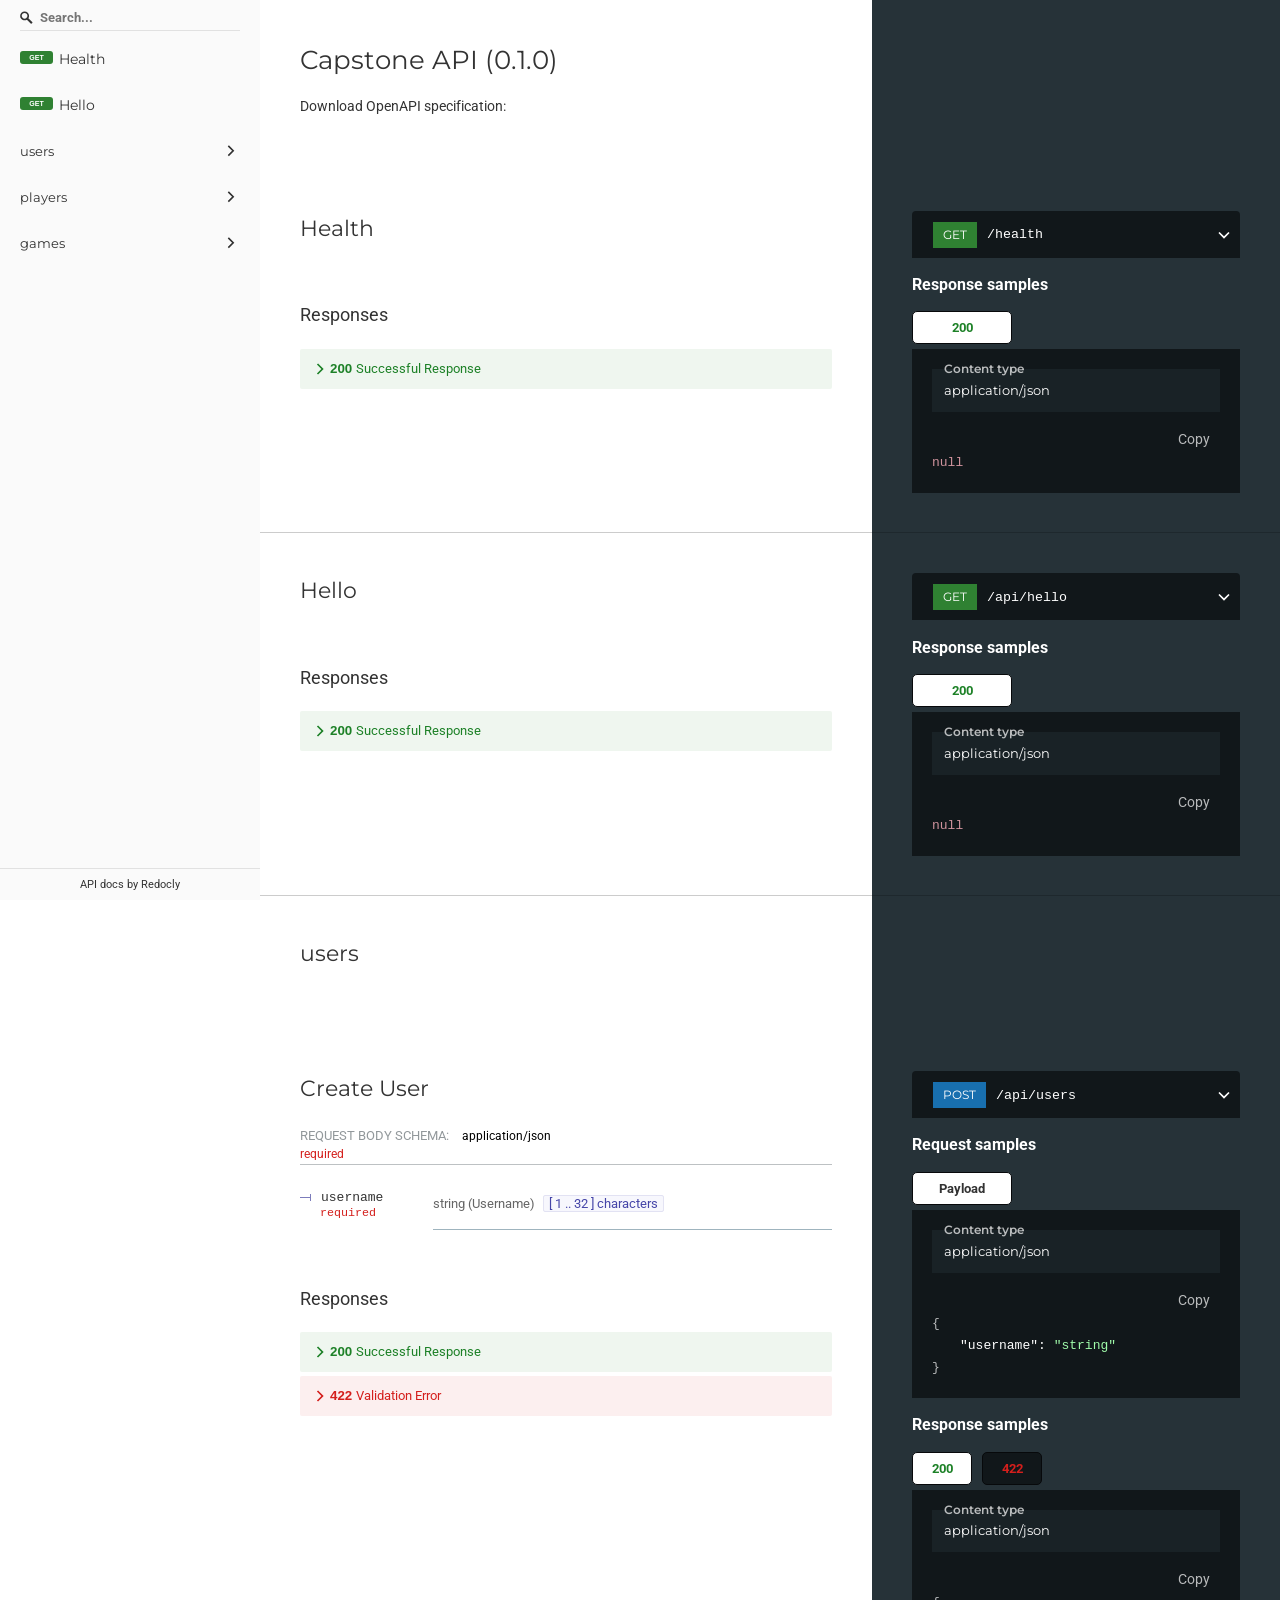
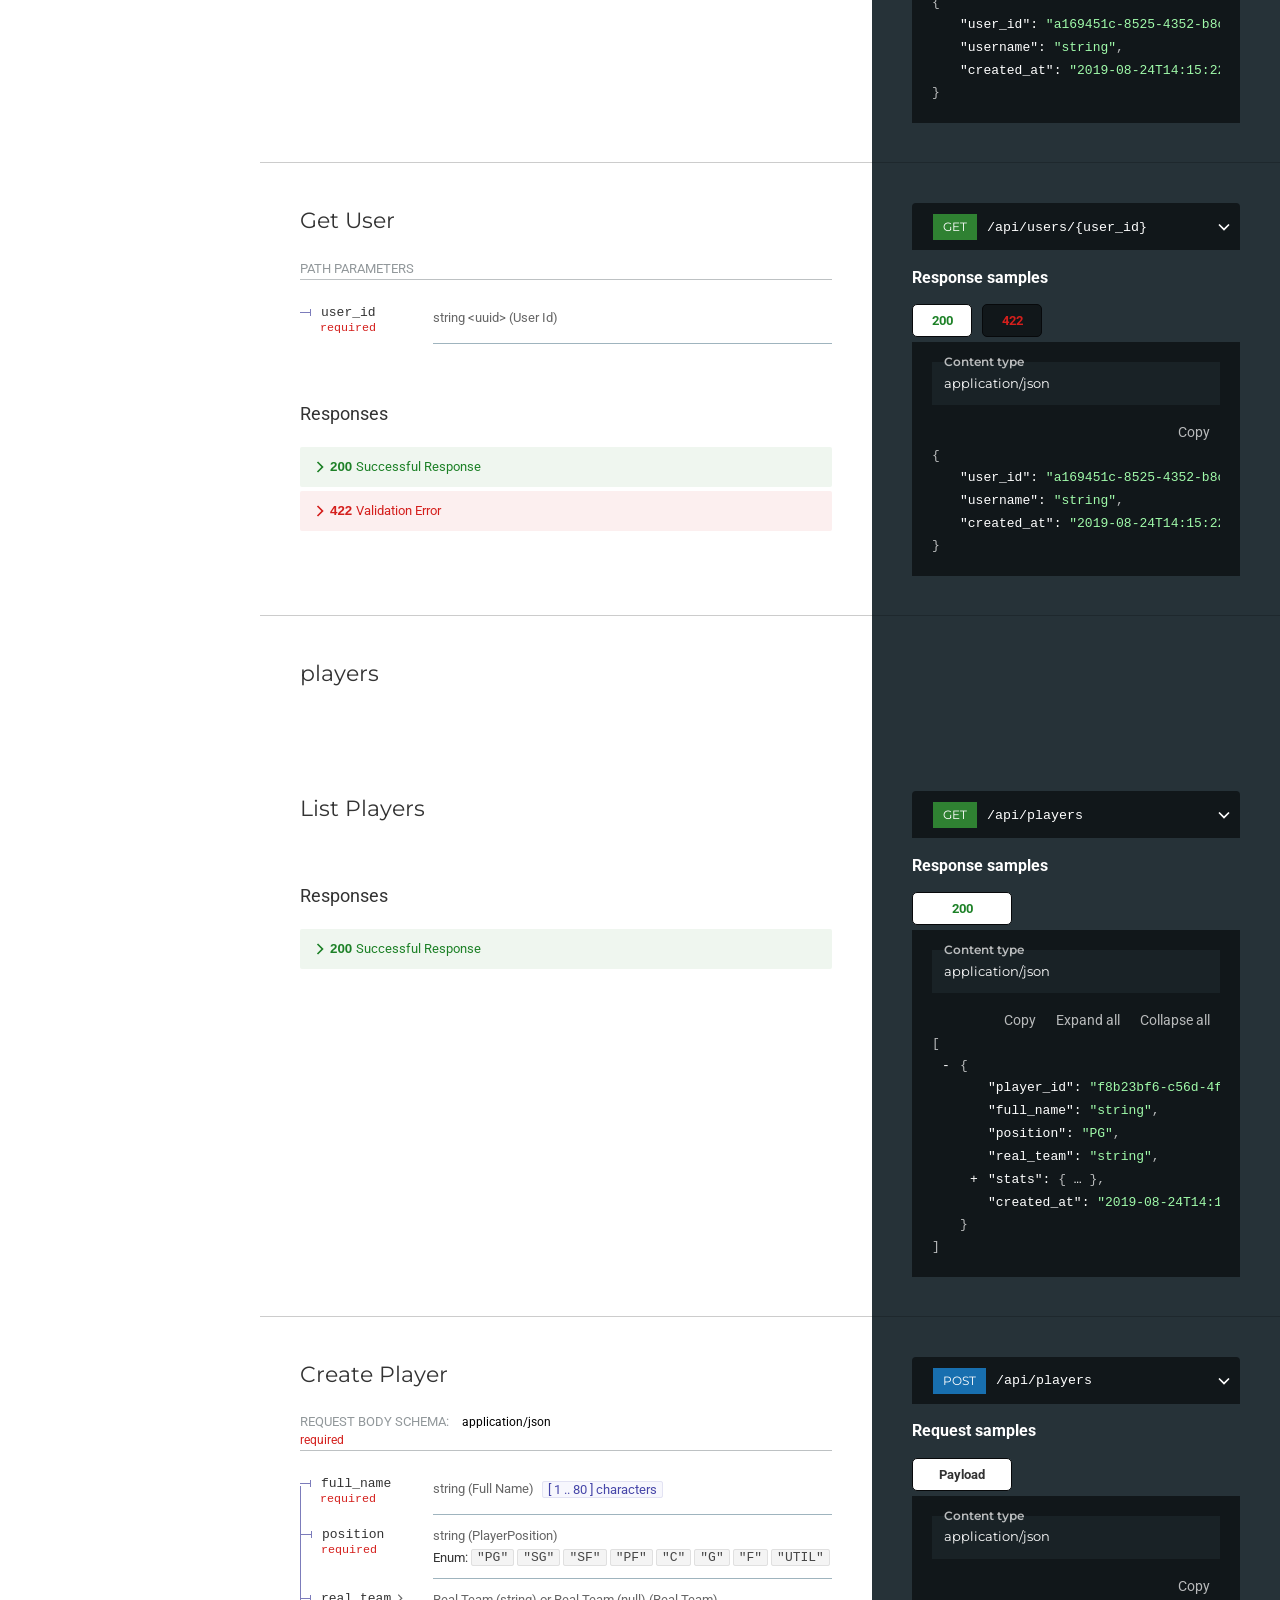
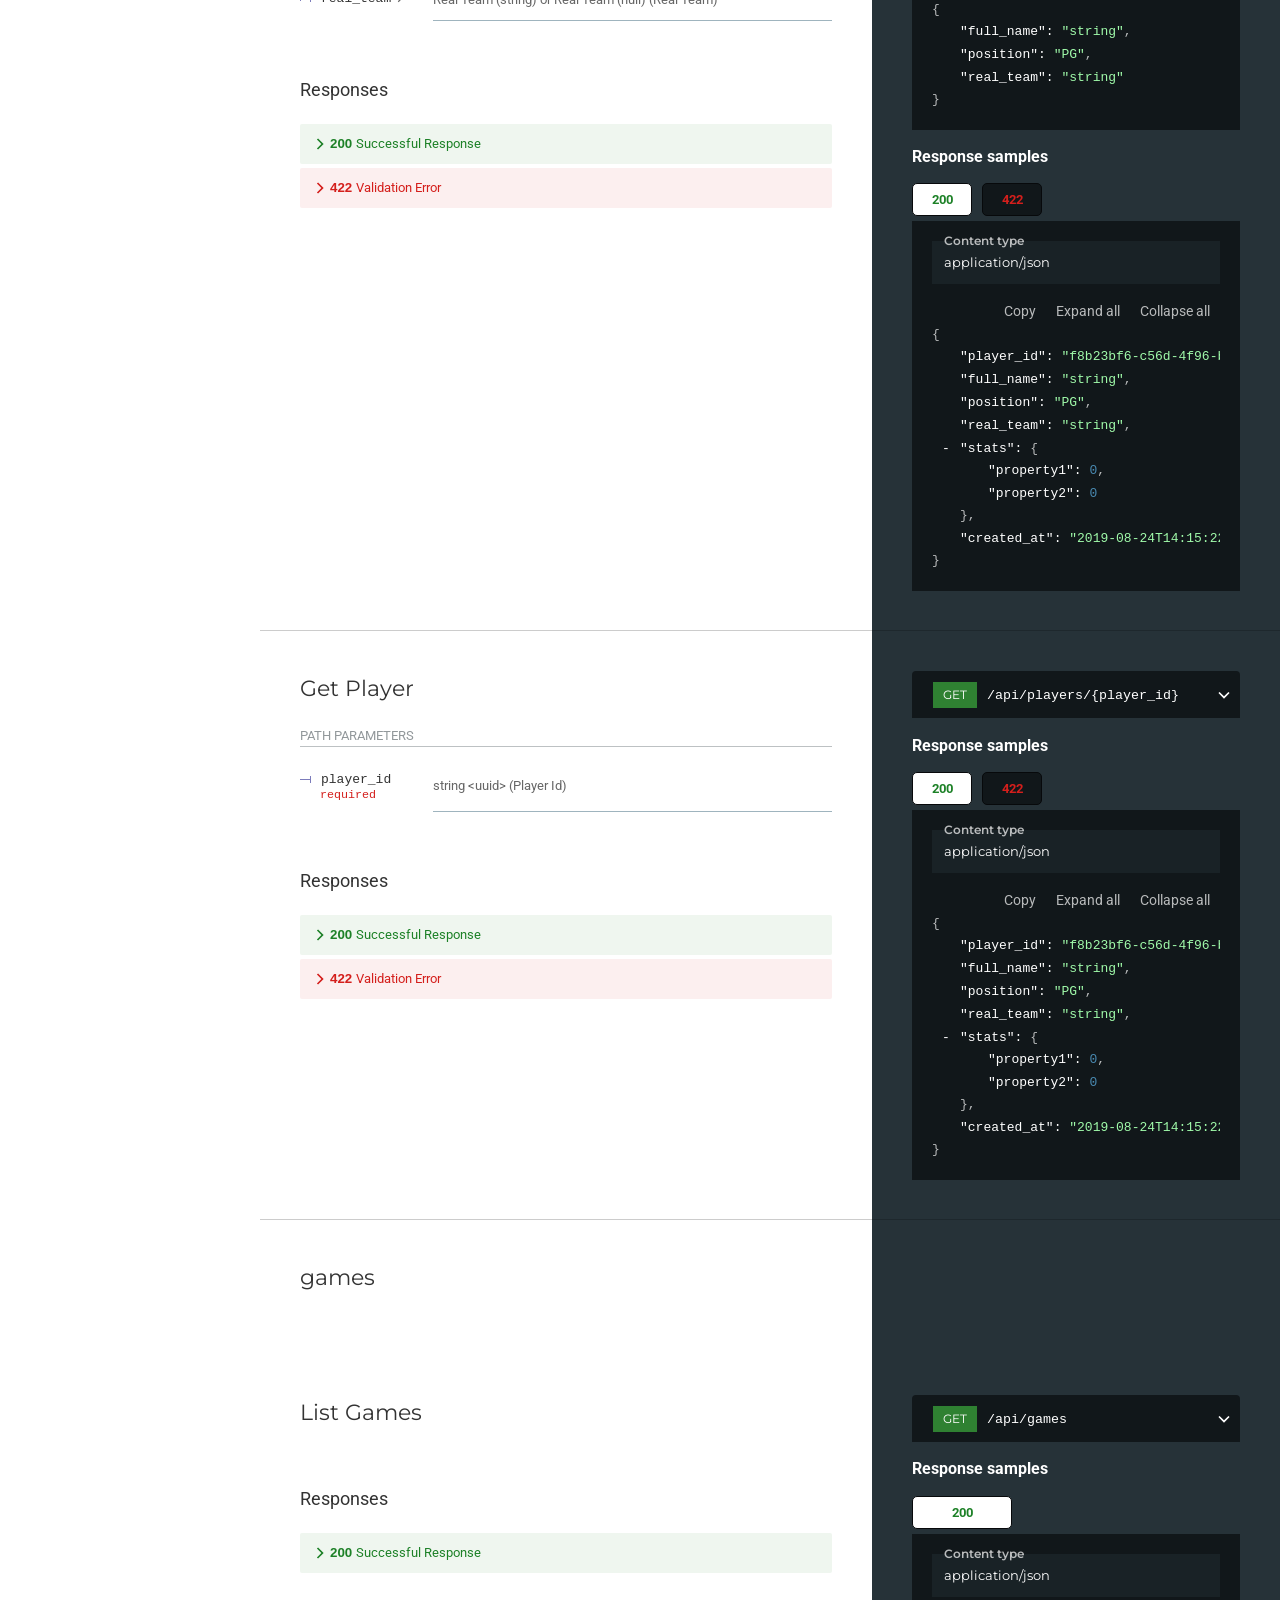
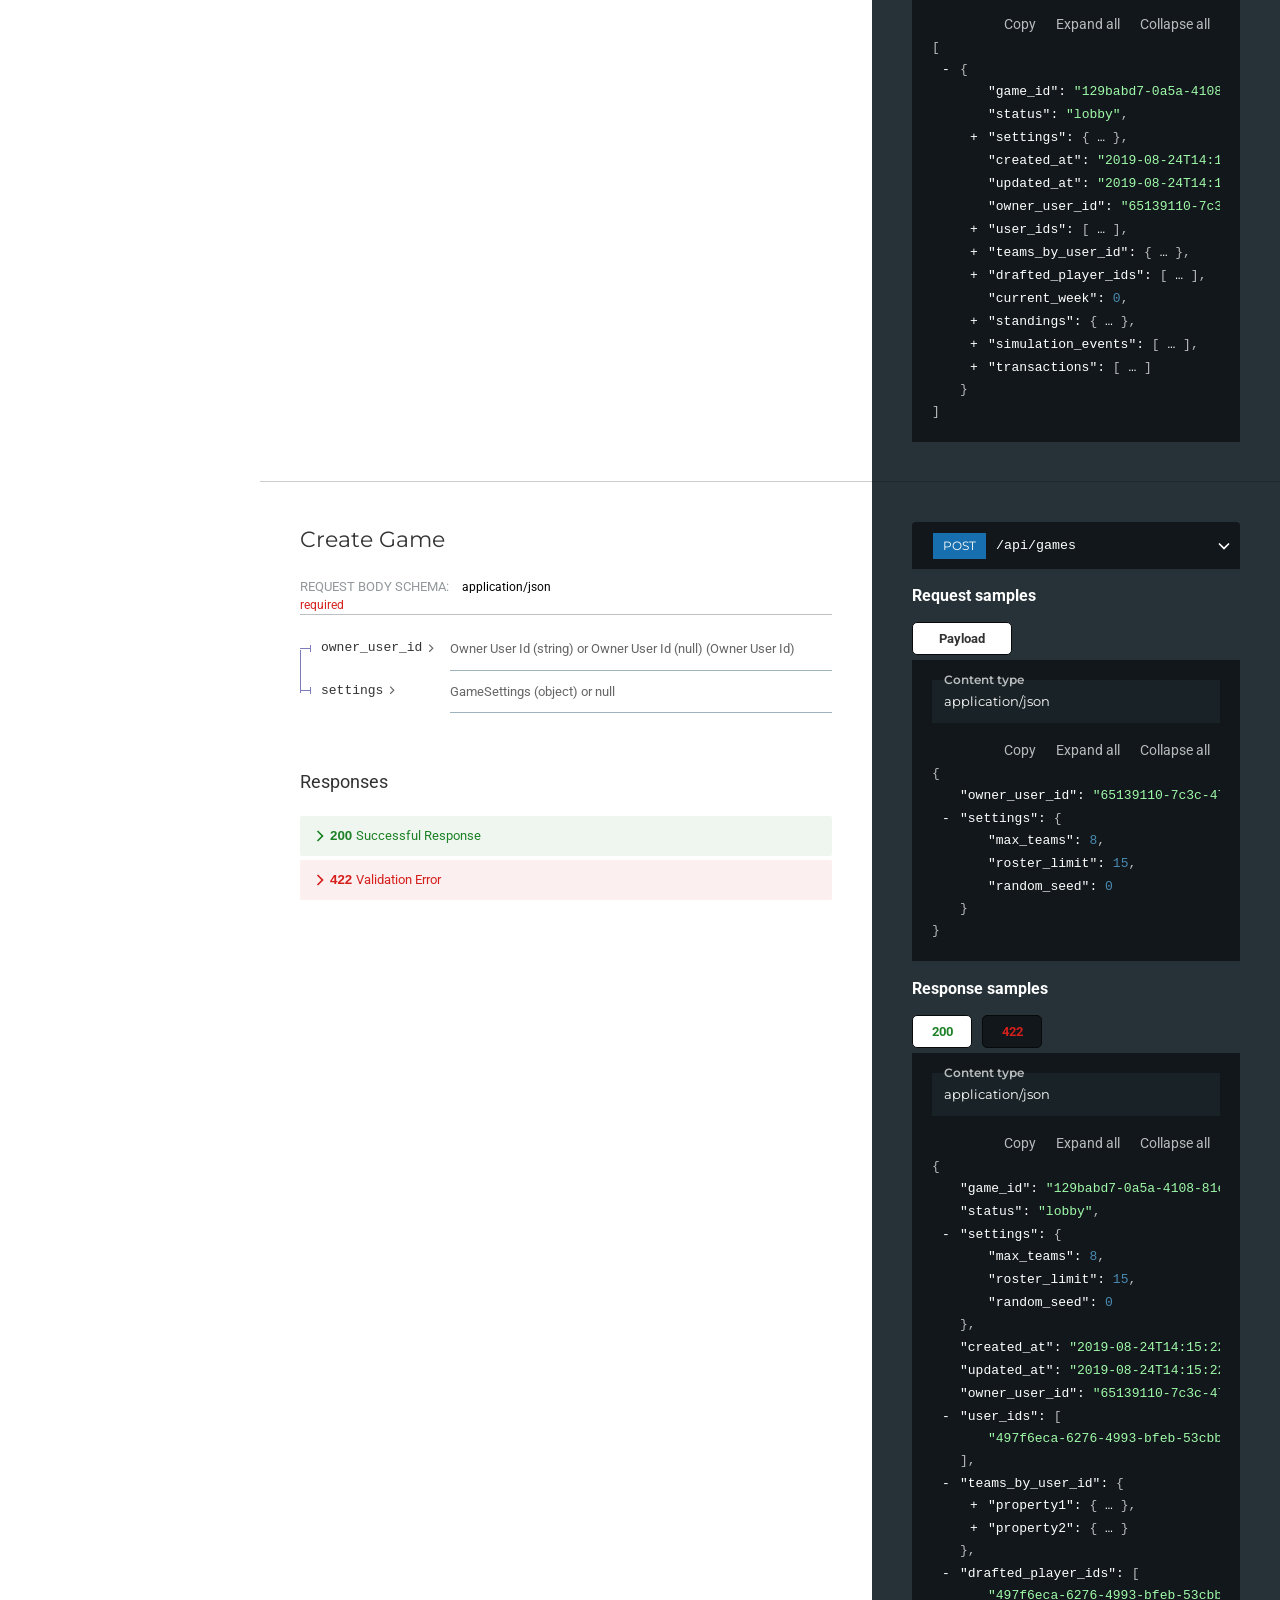
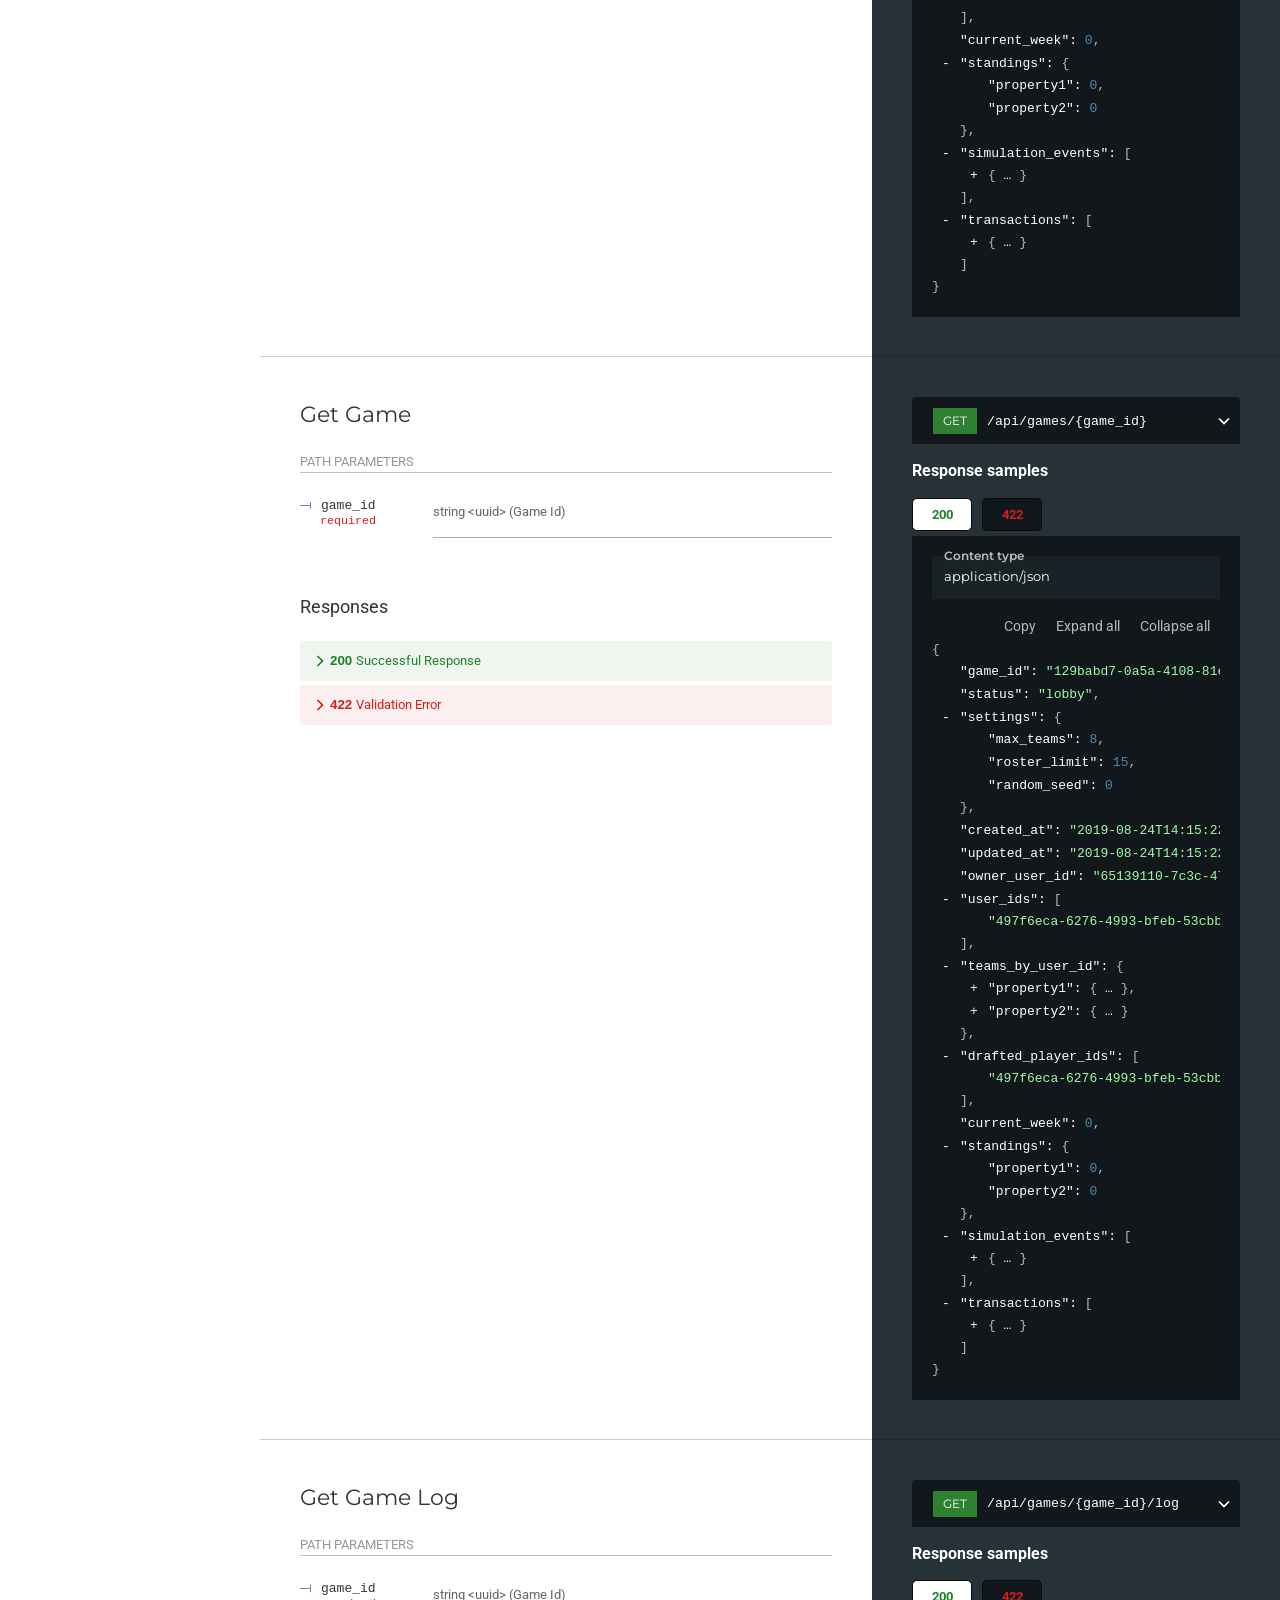
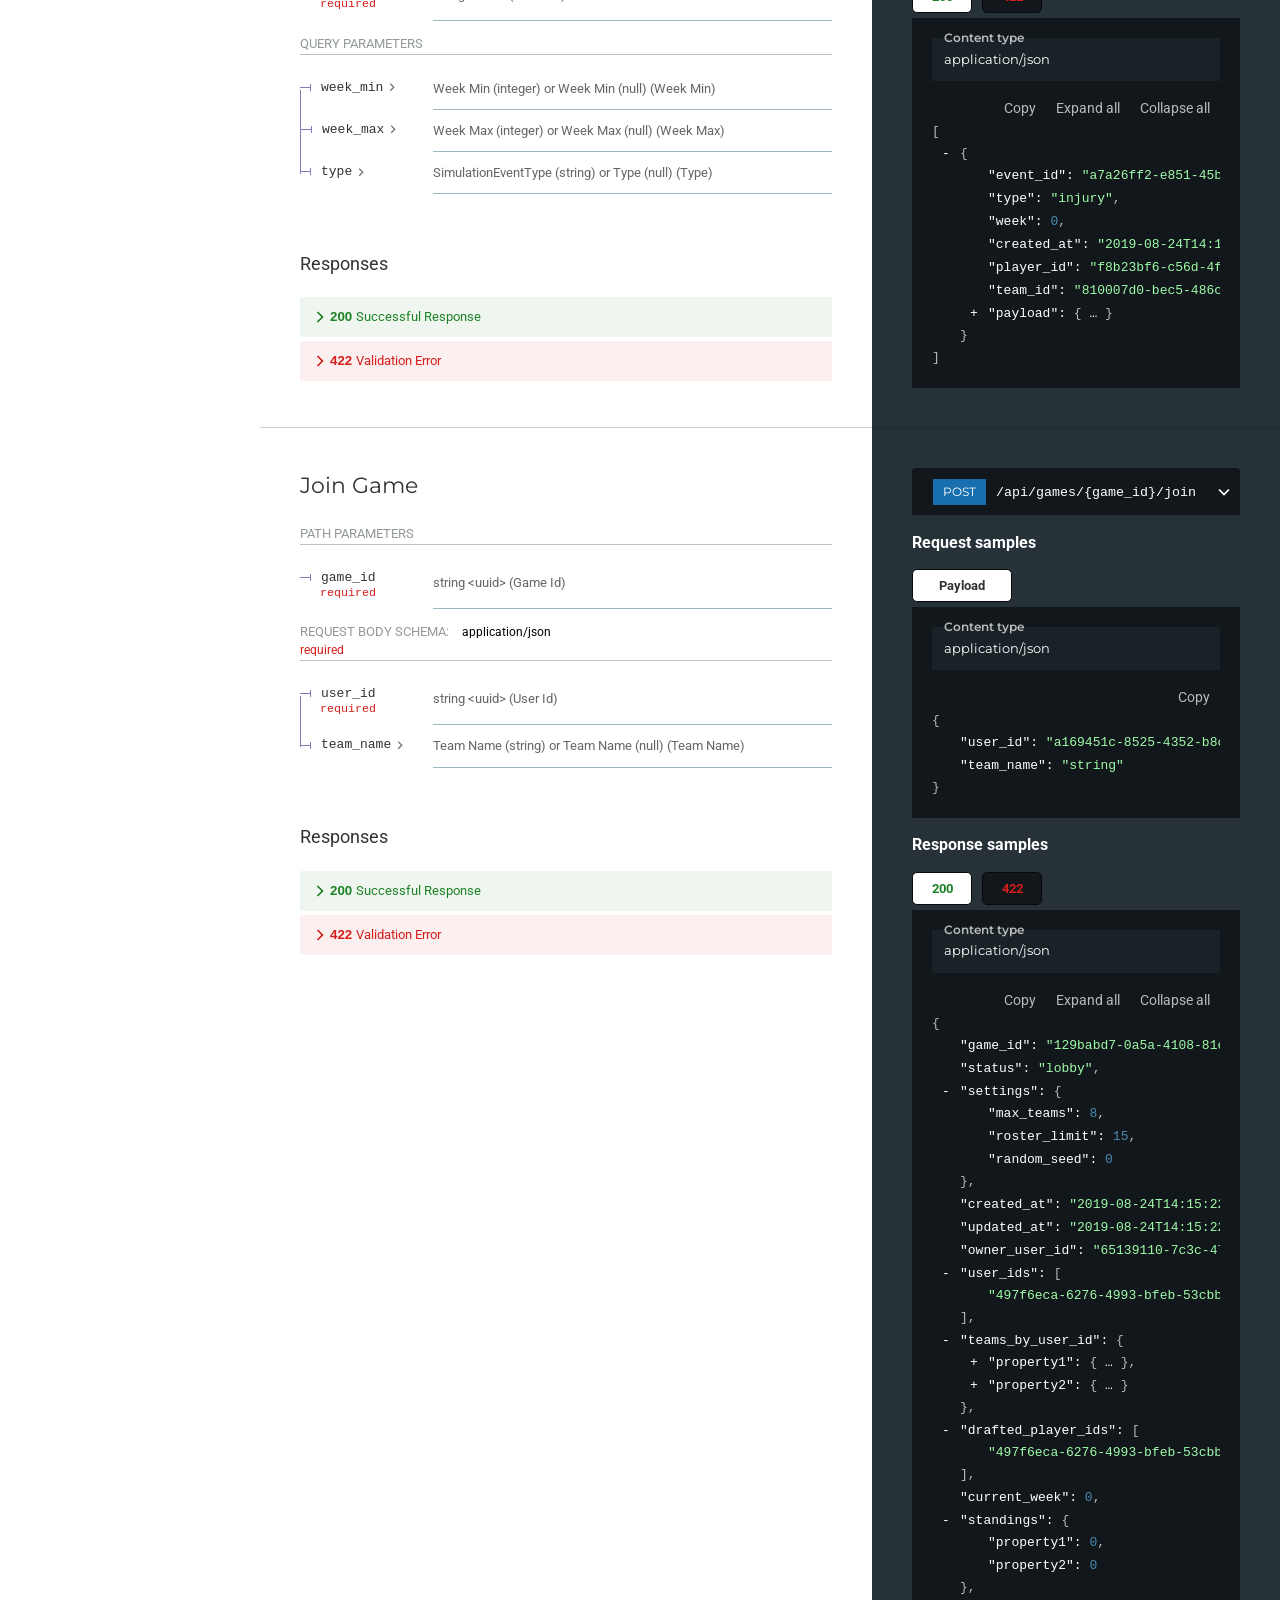
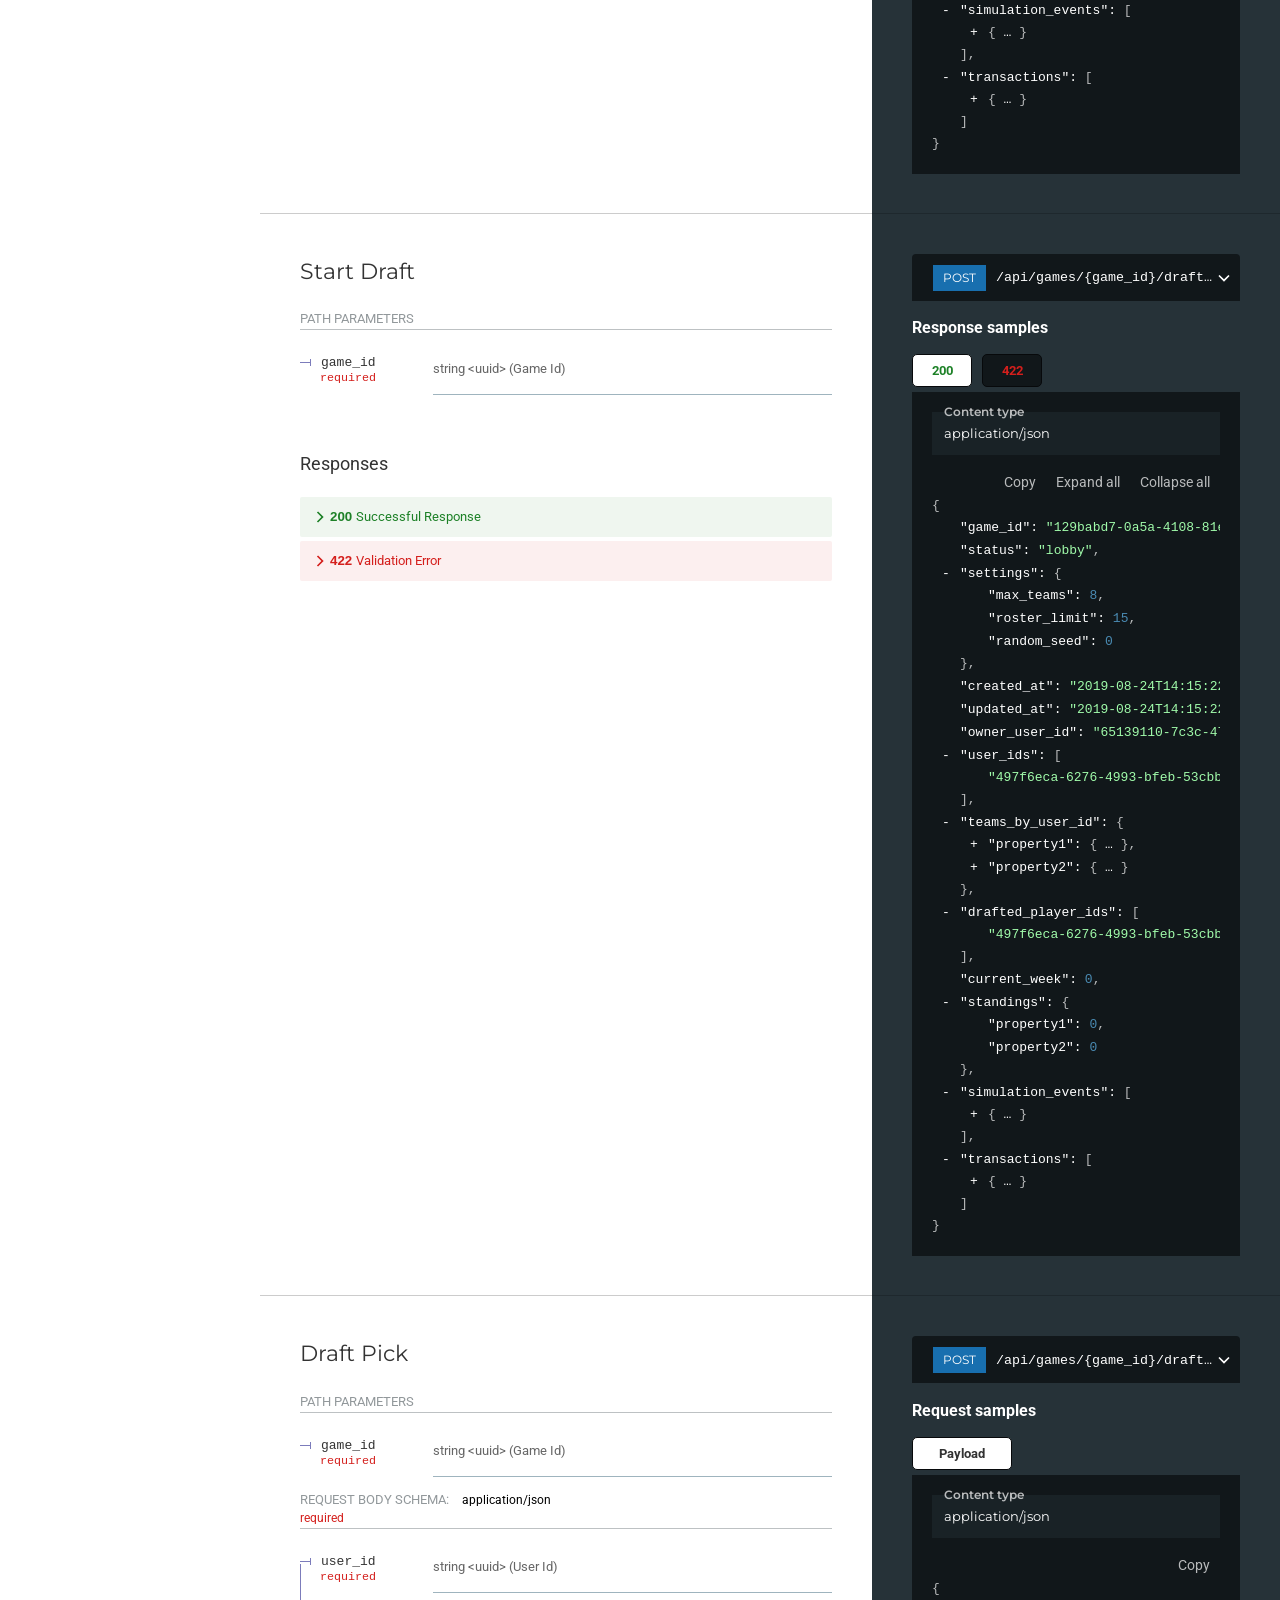
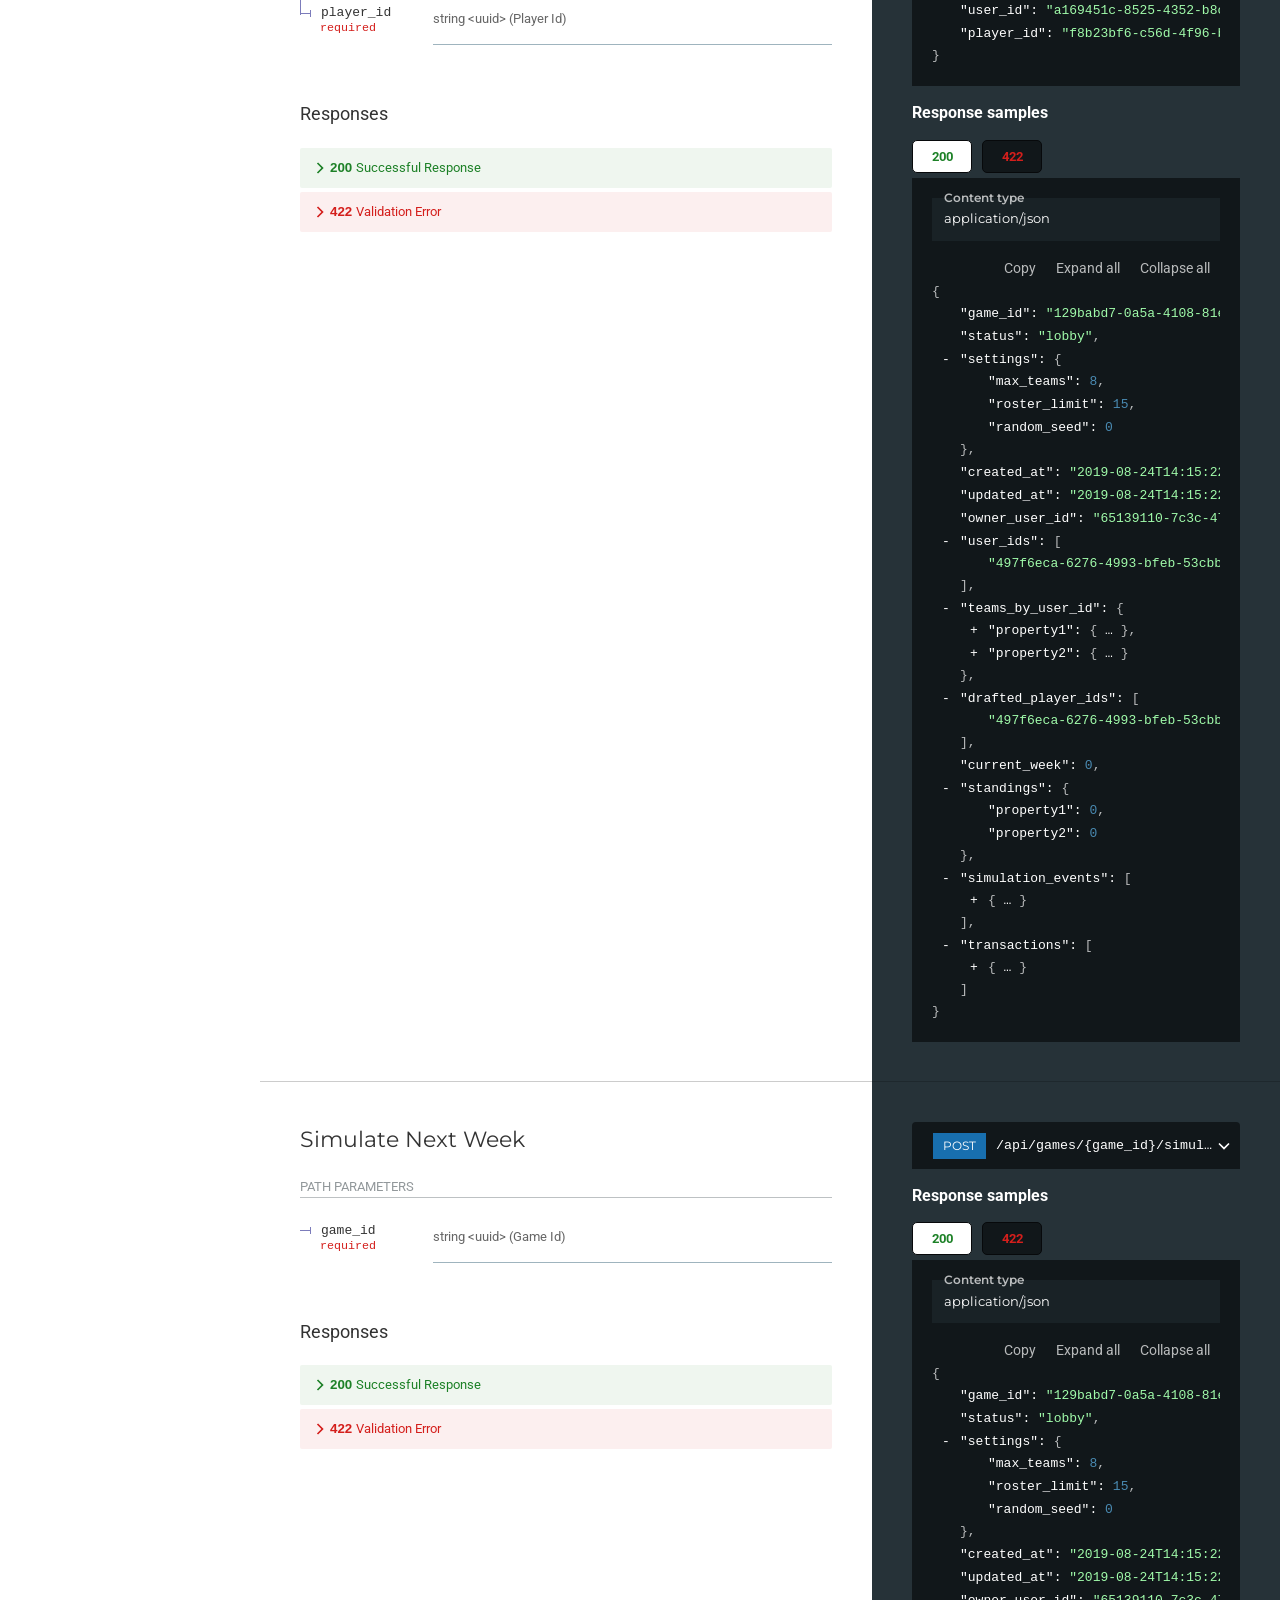
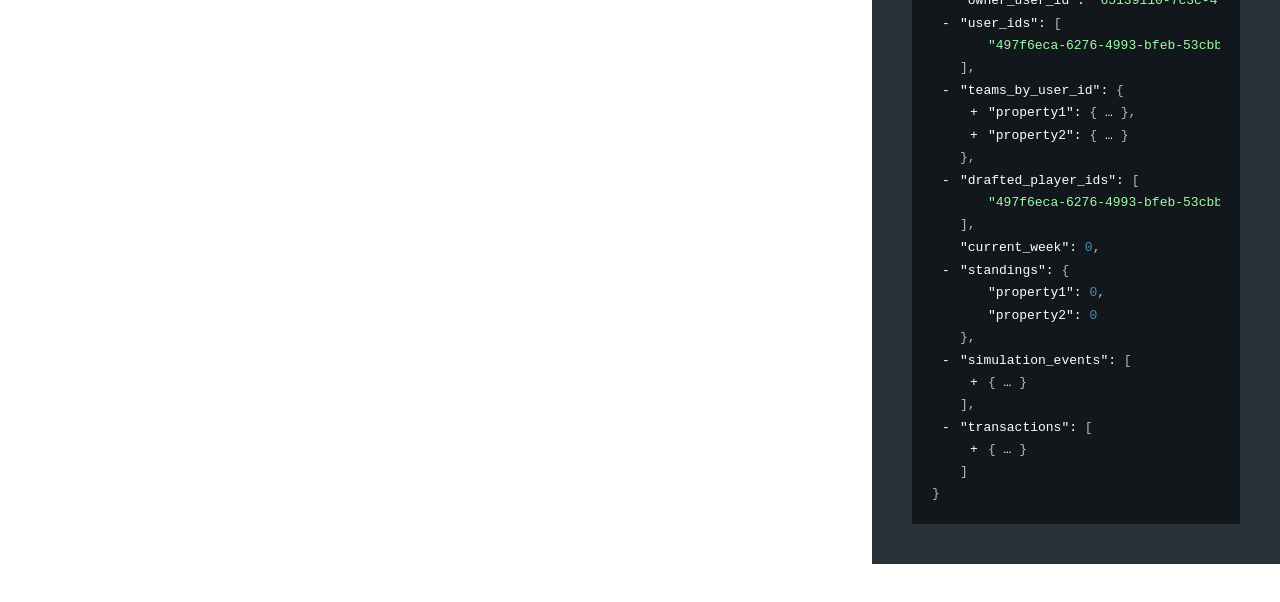
<file: documents/progress_reports/04_22 Report Files/Backend/Capstone_Backend_Progress1_API_List.html>
<!DOCTYPE html>
<html>

<head>
  <meta charset="utf8" />
  <title>Capstone API</title>
  <!-- needed for adaptive design -->
  <meta name="viewport" content="width=device-width, initial-scale=1">
  <style>
    body {
      padding: 0;
      margin: 0;
    }
  </style>
  <script src="https://cdn.redocly.com/redoc/v2.5.1/bundles/redoc.standalone.js"></script><style data-styled="true" data-styled-version="6.3.9">.hoYmkG{width:calc(100% - 40%);padding:0 40px;}/*!sc*/
@media print,screen and (max-width: 75rem){.hoYmkG{width:100%;padding:40px 40px;}}/*!sc*/
data-styled.g4[id="sc-hLseeT"]{content:"hoYmkG,"}/*!sc*/
.eTiIZG{padding:40px 0;}/*!sc*/
.eTiIZG:last-child{min-height:calc(100vh + 1px);}/*!sc*/
.eTiIZG>.eTiIZG:last-child{min-height:initial;}/*!sc*/
@media print,screen and (max-width: 75rem){.eTiIZG{padding:0;}}/*!sc*/
.iUTsUN{padding:40px 0;position:relative;}/*!sc*/
.iUTsUN:last-child{min-height:calc(100vh + 1px);}/*!sc*/
.iUTsUN>.iUTsUN:last-child{min-height:initial;}/*!sc*/
@media print,screen and (max-width: 75rem){.iUTsUN{padding:0;}}/*!sc*/
.iUTsUN:not(:last-of-type):after{position:absolute;bottom:0;width:100%;display:block;content:'';border-bottom:1px solid rgba(0, 0, 0, 0.2);}/*!sc*/
data-styled.g5[id="sc-eDDNvO"]{content:"eTiIZG,iUTsUN,"}/*!sc*/
.dVngAA{width:40%;color:#ffffff;background-color:#263238;padding:0 40px;}/*!sc*/
@media print,screen and (max-width: 75rem){.dVngAA{width:100%;padding:40px 40px;}}/*!sc*/
data-styled.g6[id="sc-jTrPJt"]{content:"dVngAA,"}/*!sc*/
.fYLqku{background-color:#263238;}/*!sc*/
data-styled.g7[id="sc-gLDzao"]{content:"fYLqku,"}/*!sc*/
.cmAaWK{display:flex;width:100%;padding:0;}/*!sc*/
@media print,screen and (max-width: 75rem){.cmAaWK{flex-direction:column;}}/*!sc*/
data-styled.g8[id="sc-iAEyYj"]{content:"cmAaWK,"}/*!sc*/
.ePkAIL{font-family:Montserrat,sans-serif;font-weight:400;font-size:1.85714em;line-height:1.6em;color:#333333;}/*!sc*/
data-styled.g9[id="sc-fsQipe"]{content:"ePkAIL,"}/*!sc*/
.bcNKdh{font-family:Montserrat,sans-serif;font-weight:400;font-size:1.57143em;line-height:1.6em;color:#333333;margin:0 0 20px;}/*!sc*/
data-styled.g10[id="sc-qRumy"]{content:"bcNKdh,"}/*!sc*/
.dEbuTz{color:#ffffff;}/*!sc*/
data-styled.g12[id="sc-kFuwaQ"]{content:"dEbuTz,"}/*!sc*/
.fA-dGxt{border-bottom:1px solid rgba(38, 50, 56, 0.3);margin:1em 0 1em 0;color:rgba(38, 50, 56, 0.5);font-weight:normal;text-transform:uppercase;font-size:0.929em;line-height:20px;}/*!sc*/
data-styled.g13[id="sc-irTswZ"]{content:"fA-dGxt,"}/*!sc*/
.jSIqAu{cursor:pointer;margin-left:-20px;padding:0;line-height:1;width:20px;display:inline-block;outline:0;}/*!sc*/
.jSIqAu:before{content:'';width:15px;height:15px;background-size:contain;background-image:url('[data-uri]');opacity:0.5;visibility:hidden;display:inline-block;vertical-align:middle;}/*!sc*/
h1:hover>.jSIqAu::before,h2:hover>.jSIqAu::before,.jSIqAu:hover::before{visibility:visible;}/*!sc*/
data-styled.g14[id="sc-csCMJq"]{content:"jSIqAu,"}/*!sc*/
.cNCXIL{height:18px;width:18px;min-width:18px;vertical-align:middle;float:right;transition:transform 0.2s ease-out;transform:rotateZ(-90deg);}/*!sc*/
.iZiZiV{height:1.5em;width:1.5em;min-width:1.5em;vertical-align:middle;float:left;transition:transform 0.2s ease-out;transform:rotateZ(-90deg);}/*!sc*/
.iZiZiV polygon{fill:#1d8127;}/*!sc*/
.ivEQut{height:20px;width:20px;min-width:20px;vertical-align:middle;float:right;transition:transform 0.2s ease-out;transform:rotateZ(0);}/*!sc*/
.ivEQut polygon{fill:white;}/*!sc*/
.kiMFkB{height:1.5em;width:1.5em;min-width:1.5em;vertical-align:middle;float:left;transition:transform 0.2s ease-out;transform:rotateZ(-90deg);}/*!sc*/
.kiMFkB polygon{fill:#d41f1c;}/*!sc*/
.dTZWxX{height:18px;width:18px;min-width:18px;vertical-align:middle;transition:transform 0.2s ease-out;transform:rotateZ(-90deg);}/*!sc*/
data-styled.g15[id="sc-fbJfz"]{content:"cNCXIL,iZiZiV,ivEQut,kiMFkB,dTZWxX,"}/*!sc*/
.kddqHa{border-left:1px solid #7c7cbb;box-sizing:border-box;position:relative;padding:10px 10px 10px 0;}/*!sc*/
@media screen and (max-width: 50rem){.kddqHa{display:block;overflow:hidden;}}/*!sc*/
tr:first-of-type>.kddqHa,tr.last>.kddqHa{border-left-width:0;background-position:top left;background-repeat:no-repeat;background-size:1px 100%;}/*!sc*/
tr:first-of-type>.kddqHa{background-image:linear-gradient(
      to bottom,
      transparent 0%,
      transparent 22px,
      #7c7cbb 22px,
      #7c7cbb 100%
    );}/*!sc*/
tr.last>.kddqHa{background-image:linear-gradient(
      to bottom,
      #7c7cbb 0%,
      #7c7cbb 22px,
      transparent 22px,
      transparent 100%
    );}/*!sc*/
tr.last+tr>.kddqHa{border-left-color:transparent;}/*!sc*/
tr.last:first-child>.kddqHa{background:none;border-left-color:transparent;}/*!sc*/
data-styled.g18[id="sc-hAtEya"]{content:"kddqHa,"}/*!sc*/
.eIujjv{vertical-align:top;line-height:20px;white-space:nowrap;font-size:13px;font-family:Courier,monospace;}/*!sc*/
.eIujjv.deprecated{text-decoration:line-through;color:#707070;}/*!sc*/
data-styled.g20[id="sc-fGFwA-d"]{content:"eIujjv,"}/*!sc*/
.bmauLr{border-bottom:1px solid #9fb4be;padding:10px 0;width:75%;box-sizing:border-box;}/*!sc*/
tr.expanded .bmauLr{border-bottom:none;}/*!sc*/
@media screen and (max-width: 50rem){.bmauLr{padding:0 20px;border-bottom:none;border-left:1px solid #7c7cbb;}tr.last>.bmauLr{border-left:none;}}/*!sc*/
data-styled.g21[id="sc-blLsxE"]{content:"bmauLr,"}/*!sc*/
.bEKmDE{color:#7c7cbb;font-family:Courier,monospace;margin-right:10px;}/*!sc*/
.bEKmDE::before{content:'';display:inline-block;vertical-align:middle;width:10px;height:1px;background:#7c7cbb;}/*!sc*/
.bEKmDE::after{content:'';display:inline-block;vertical-align:middle;width:1px;background:#7c7cbb;height:7px;}/*!sc*/
data-styled.g22[id="sc-ieZDjf"]{content:"bEKmDE,"}/*!sc*/
.dybric{border-collapse:separate;border-radius:3px;font-size:14px;border-spacing:0;width:100%;}/*!sc*/
.dybric >tr{vertical-align:middle;}/*!sc*/
@media screen and (max-width: 50rem){.dybric{display:block;}.dybric >tr,.dybric >tbody>tr{display:block;}}/*!sc*/
@media screen and (max-width: 50rem) and (-ms-high-contrast:none){.dybric td{float:left;width:100%;}}/*!sc*/
.dybric .sc-dKfzgG,.dybric .sc-dKfzgG .sc-dKfzgG .sc-dKfzgG,.dybric .sc-dKfzgG .sc-dKfzgG .sc-dKfzgG .sc-dKfzgG .sc-dKfzgG{margin:1em;margin-right:0;background:#fafafa;}/*!sc*/
.dybric .sc-dKfzgG .sc-dKfzgG,.dybric .sc-dKfzgG .sc-dKfzgG .sc-dKfzgG .sc-dKfzgG,.dybric .sc-dKfzgG .sc-dKfzgG .sc-dKfzgG .sc-dKfzgG .sc-dKfzgG .sc-dKfzgG{background:#ffffff;}/*!sc*/
data-styled.g24[id="sc-hIqOWV"]{content:"dybric,"}/*!sc*/
.lbIFgo >ul{list-style:none;padding:0;margin:0;margin:0 -5px;}/*!sc*/
.lbIFgo >ul >li{padding:5px 10px;display:inline-block;background-color:#11171a;border-bottom:1px solid rgba(0, 0, 0, 0.5);cursor:pointer;text-align:center;outline:none;color:#ccc;margin:0 5px 5px 5px;border:1px solid #07090b;border-radius:5px;min-width:60px;font-size:0.9em;font-weight:bold;}/*!sc*/
.lbIFgo >ul >li.react-tabs__tab--selected{color:#333333;background:#ffffff;}/*!sc*/
.lbIFgo >ul >li.react-tabs__tab--selected:focus{outline:auto;}/*!sc*/
.lbIFgo >ul >li:only-child{flex:none;min-width:100px;}/*!sc*/
.lbIFgo >ul >li.tab-success{color:#1d8127;}/*!sc*/
.lbIFgo >ul >li.tab-redirect{color:#ffa500;}/*!sc*/
.lbIFgo >ul >li.tab-info{color:#87ceeb;}/*!sc*/
.lbIFgo >ul >li.tab-error{color:#d41f1c;}/*!sc*/
.lbIFgo >.react-tabs__tab-panel{background:#11171a;}/*!sc*/
.lbIFgo >.react-tabs__tab-panel>div,.lbIFgo >.react-tabs__tab-panel>pre{padding:20px;margin:0;}/*!sc*/
.lbIFgo >.react-tabs__tab-panel>div>pre{padding:0;}/*!sc*/
data-styled.g30[id="sc-cyRfQY"]{content:"lbIFgo,"}/*!sc*/
.dXXcln code[class*='language-'],.dXXcln pre[class*='language-']{text-shadow:0 -0.1em 0.2em black;text-align:left;white-space:pre;word-spacing:normal;word-break:normal;word-wrap:normal;line-height:1.5;-moz-tab-size:4;-o-tab-size:4;tab-size:4;-webkit-hyphens:none;-moz-hyphens:none;-ms-hyphens:none;hyphens:none;}/*!sc*/
@media print{.dXXcln code[class*='language-'],.dXXcln pre[class*='language-']{text-shadow:none;}}/*!sc*/
.dXXcln pre[class*='language-']{padding:1em;margin:0.5em 0;overflow:auto;}/*!sc*/
.dXXcln .token.comment,.dXXcln .token.prolog,.dXXcln .token.doctype,.dXXcln .token.cdata{color:hsl(30, 20%, 50%);}/*!sc*/
.dXXcln .token.punctuation{opacity:0.7;}/*!sc*/
.dXXcln .namespace{opacity:0.7;}/*!sc*/
.dXXcln .token.property,.dXXcln .token.tag,.dXXcln .token.number,.dXXcln .token.constant,.dXXcln .token.symbol{color:#4a8bb3;}/*!sc*/
.dXXcln .token.boolean{color:#e64441;}/*!sc*/
.dXXcln .token.selector,.dXXcln .token.attr-name,.dXXcln .token.string,.dXXcln .token.char,.dXXcln .token.builtin,.dXXcln .token.inserted{color:#a0fbaa;}/*!sc*/
.dXXcln .token.selector+a,.dXXcln .token.attr-name+a,.dXXcln .token.string+a,.dXXcln .token.char+a,.dXXcln .token.builtin+a,.dXXcln .token.inserted+a,.dXXcln .token.selector+a:visited,.dXXcln .token.attr-name+a:visited,.dXXcln .token.string+a:visited,.dXXcln .token.char+a:visited,.dXXcln .token.builtin+a:visited,.dXXcln .token.inserted+a:visited{color:#4ed2ba;text-decoration:underline;}/*!sc*/
.dXXcln .token.property.string{color:white;}/*!sc*/
.dXXcln .token.operator,.dXXcln .token.entity,.dXXcln .token.url,.dXXcln .token.variable{color:hsl(40, 90%, 60%);}/*!sc*/
.dXXcln .token.atrule,.dXXcln .token.attr-value,.dXXcln .token.keyword{color:hsl(350, 40%, 70%);}/*!sc*/
.dXXcln .token.regex,.dXXcln .token.important{color:#e90;}/*!sc*/
.dXXcln .token.important,.dXXcln .token.bold{font-weight:bold;}/*!sc*/
.dXXcln .token.italic{font-style:italic;}/*!sc*/
.dXXcln .token.entity{cursor:help;}/*!sc*/
.dXXcln .token.deleted{color:red;}/*!sc*/
data-styled.g32[id="sc-iKGpAq"]{content:"dXXcln,"}/*!sc*/
.btblAa{opacity:0.7;transition:opacity 0.3s ease;text-align:right;}/*!sc*/
.btblAa:focus-within{opacity:1;}/*!sc*/
.btblAa >button{background-color:transparent;border:0;color:inherit;padding:2px 10px;font-family:Roboto,sans-serif;font-size:14px;line-height:1.5em;cursor:pointer;outline:0;}/*!sc*/
.btblAa >button :hover,.btblAa >button :focus{background:rgba(255, 255, 255, 0.1);}/*!sc*/
data-styled.g33[id="sc-gjTGSz"]{content:"btblAa,"}/*!sc*/
.bNwKoT{position:relative;}/*!sc*/
data-styled.g37[id="sc-kMrHXi"]{content:"bNwKoT,"}/*!sc*/
.bzXJk{margin-left:10px;text-transform:none;font-size:0.929em;color:black;}/*!sc*/
data-styled.g41[id="sc-gXSCqT"]{content:"bzXJk,"}/*!sc*/
.dHaogz{font-family:Roboto,sans-serif;font-weight:400;line-height:1.5em;}/*!sc*/
.dHaogz p:last-child{margin-bottom:0;}/*!sc*/
.dHaogz h1{font-family:Montserrat,sans-serif;font-weight:400;font-size:1.85714em;line-height:1.6em;color:#32329f;margin-top:0;}/*!sc*/
.dHaogz h2{font-family:Montserrat,sans-serif;font-weight:400;font-size:1.57143em;line-height:1.6em;color:#333333;}/*!sc*/
.dHaogz code{color:#e53935;background-color:rgba(38, 50, 56, 0.05);font-family:Courier,monospace;border-radius:2px;border:1px solid rgba(38, 50, 56, 0.1);padding:0 5px;font-size:13px;font-weight:400;word-break:break-word;}/*!sc*/
.dHaogz pre{font-family:Courier,monospace;white-space:pre;background-color:#11171a;color:white;padding:20px;overflow-x:auto;line-height:normal;border-radius:0;border:1px solid rgba(38, 50, 56, 0.1);}/*!sc*/
.dHaogz pre code{background-color:transparent;color:white;padding:0;}/*!sc*/
.dHaogz pre code:before,.dHaogz pre code:after{content:none;}/*!sc*/
.dHaogz blockquote{margin:0;margin-bottom:1em;padding:0 15px;color:#777;border-left:4px solid #ddd;}/*!sc*/
.dHaogz img{max-width:100%;box-sizing:content-box;}/*!sc*/
.dHaogz ul,.dHaogz ol{padding-left:2em;margin:0;margin-bottom:1em;}/*!sc*/
.dHaogz ul ul,.dHaogz ol ul,.dHaogz ul ol,.dHaogz ol ol{margin-bottom:0;margin-top:0;}/*!sc*/
.dHaogz table{display:block;width:100%;overflow:auto;word-break:normal;word-break:keep-all;border-collapse:collapse;border-spacing:0;margin-top:1.5em;margin-bottom:1.5em;}/*!sc*/
.dHaogz table tr{background-color:#fff;border-top:1px solid #ccc;}/*!sc*/
.dHaogz table tr:nth-child(2n){background-color:#fafafa;}/*!sc*/
.dHaogz table th,.dHaogz table td{padding:6px 13px;border:1px solid #ddd;}/*!sc*/
.dHaogz table th{text-align:left;font-weight:bold;}/*!sc*/
.dHaogz .share-link{cursor:pointer;margin-left:-20px;padding:0;line-height:1;width:20px;display:inline-block;outline:0;}/*!sc*/
.dHaogz .share-link:before{content:'';width:15px;height:15px;background-size:contain;background-image:url('[data-uri]');opacity:0.5;visibility:hidden;display:inline-block;vertical-align:middle;}/*!sc*/
.dHaogz h1:hover>.share-link::before,.dHaogz h2:hover>.share-link::before,.dHaogz .share-link:hover::before{visibility:visible;}/*!sc*/
.dHaogz a{text-decoration:auto;color:#32329f;}/*!sc*/
.dHaogz a:visited{color:#32329f;}/*!sc*/
.dHaogz a:hover{color:#6868cf;text-decoration:auto;}/*!sc*/
.fTBBlJ{font-family:Roboto,sans-serif;font-weight:400;line-height:1.5em;}/*!sc*/
.fTBBlJ p:last-child{margin-bottom:0;}/*!sc*/
.fTBBlJ p:first-child{margin-top:0;}/*!sc*/
.fTBBlJ p:last-child{margin-bottom:0;}/*!sc*/
.fTBBlJ p{display:inline-block;}/*!sc*/
.fTBBlJ h1{font-family:Montserrat,sans-serif;font-weight:400;font-size:1.85714em;line-height:1.6em;color:#32329f;margin-top:0;}/*!sc*/
.fTBBlJ h2{font-family:Montserrat,sans-serif;font-weight:400;font-size:1.57143em;line-height:1.6em;color:#333333;}/*!sc*/
.fTBBlJ code{color:#e53935;background-color:rgba(38, 50, 56, 0.05);font-family:Courier,monospace;border-radius:2px;border:1px solid rgba(38, 50, 56, 0.1);padding:0 5px;font-size:13px;font-weight:400;word-break:break-word;}/*!sc*/
.fTBBlJ pre{font-family:Courier,monospace;white-space:pre;background-color:#11171a;color:white;padding:20px;overflow-x:auto;line-height:normal;border-radius:0;border:1px solid rgba(38, 50, 56, 0.1);}/*!sc*/
.fTBBlJ pre code{background-color:transparent;color:white;padding:0;}/*!sc*/
.fTBBlJ pre code:before,.fTBBlJ pre code:after{content:none;}/*!sc*/
.fTBBlJ blockquote{margin:0;margin-bottom:1em;padding:0 15px;color:#777;border-left:4px solid #ddd;}/*!sc*/
.fTBBlJ img{max-width:100%;box-sizing:content-box;}/*!sc*/
.fTBBlJ ul,.fTBBlJ ol{padding-left:2em;margin:0;margin-bottom:1em;}/*!sc*/
.fTBBlJ ul ul,.fTBBlJ ol ul,.fTBBlJ ul ol,.fTBBlJ ol ol{margin-bottom:0;margin-top:0;}/*!sc*/
.fTBBlJ table{display:block;width:100%;overflow:auto;word-break:normal;word-break:keep-all;border-collapse:collapse;border-spacing:0;margin-top:1.5em;margin-bottom:1.5em;}/*!sc*/
.fTBBlJ table tr{background-color:#fff;border-top:1px solid #ccc;}/*!sc*/
.fTBBlJ table tr:nth-child(2n){background-color:#fafafa;}/*!sc*/
.fTBBlJ table th,.fTBBlJ table td{padding:6px 13px;border:1px solid #ddd;}/*!sc*/
.fTBBlJ table th{text-align:left;font-weight:bold;}/*!sc*/
.fTBBlJ .share-link{cursor:pointer;margin-left:-20px;padding:0;line-height:1;width:20px;display:inline-block;outline:0;}/*!sc*/
.fTBBlJ .share-link:before{content:'';width:15px;height:15px;background-size:contain;background-image:url('[data-uri]');opacity:0.5;visibility:hidden;display:inline-block;vertical-align:middle;}/*!sc*/
.fTBBlJ h1:hover>.share-link::before,.fTBBlJ h2:hover>.share-link::before,.fTBBlJ .share-link:hover::before{visibility:visible;}/*!sc*/
.fTBBlJ a{text-decoration:auto;color:#32329f;}/*!sc*/
.fTBBlJ a:visited{color:#32329f;}/*!sc*/
.fTBBlJ a:hover{color:#6868cf;text-decoration:auto;}/*!sc*/
.cFvDiF{font-family:Roboto,sans-serif;font-weight:400;line-height:1.5em;}/*!sc*/
.cFvDiF p:last-child{margin-bottom:0;}/*!sc*/
.cFvDiF p:first-child{margin-top:0;}/*!sc*/
.cFvDiF p:last-child{margin-bottom:0;}/*!sc*/
.cFvDiF h1{font-family:Montserrat,sans-serif;font-weight:400;font-size:1.85714em;line-height:1.6em;color:#32329f;margin-top:0;}/*!sc*/
.cFvDiF h2{font-family:Montserrat,sans-serif;font-weight:400;font-size:1.57143em;line-height:1.6em;color:#333333;}/*!sc*/
.cFvDiF code{color:#e53935;background-color:rgba(38, 50, 56, 0.05);font-family:Courier,monospace;border-radius:2px;border:1px solid rgba(38, 50, 56, 0.1);padding:0 5px;font-size:13px;font-weight:400;word-break:break-word;}/*!sc*/
.cFvDiF pre{font-family:Courier,monospace;white-space:pre;background-color:#11171a;color:white;padding:20px;overflow-x:auto;line-height:normal;border-radius:0;border:1px solid rgba(38, 50, 56, 0.1);}/*!sc*/
.cFvDiF pre code{background-color:transparent;color:white;padding:0;}/*!sc*/
.cFvDiF pre code:before,.cFvDiF pre code:after{content:none;}/*!sc*/
.cFvDiF blockquote{margin:0;margin-bottom:1em;padding:0 15px;color:#777;border-left:4px solid #ddd;}/*!sc*/
.cFvDiF img{max-width:100%;box-sizing:content-box;}/*!sc*/
.cFvDiF ul,.cFvDiF ol{padding-left:2em;margin:0;margin-bottom:1em;}/*!sc*/
.cFvDiF ul ul,.cFvDiF ol ul,.cFvDiF ul ol,.cFvDiF ol ol{margin-bottom:0;margin-top:0;}/*!sc*/
.cFvDiF table{display:block;width:100%;overflow:auto;word-break:normal;word-break:keep-all;border-collapse:collapse;border-spacing:0;margin-top:1.5em;margin-bottom:1.5em;}/*!sc*/
.cFvDiF table tr{background-color:#fff;border-top:1px solid #ccc;}/*!sc*/
.cFvDiF table tr:nth-child(2n){background-color:#fafafa;}/*!sc*/
.cFvDiF table th,.cFvDiF table td{padding:6px 13px;border:1px solid #ddd;}/*!sc*/
.cFvDiF table th{text-align:left;font-weight:bold;}/*!sc*/
.cFvDiF .share-link{cursor:pointer;margin-left:-20px;padding:0;line-height:1;width:20px;display:inline-block;outline:0;}/*!sc*/
.cFvDiF .share-link:before{content:'';width:15px;height:15px;background-size:contain;background-image:url('[data-uri]');opacity:0.5;visibility:hidden;display:inline-block;vertical-align:middle;}/*!sc*/
.cFvDiF h1:hover>.share-link::before,.cFvDiF h2:hover>.share-link::before,.cFvDiF .share-link:hover::before{visibility:visible;}/*!sc*/
.cFvDiF a{text-decoration:auto;color:#32329f;}/*!sc*/
.cFvDiF a:visited{color:#32329f;}/*!sc*/
.cFvDiF a:hover{color:#6868cf;text-decoration:auto;}/*!sc*/
data-styled.g42[id="sc-cCYyou"]{content:"dHaogz,fTBBlJ,cFvDiF,"}/*!sc*/
.dkmSdy{display:inline;}/*!sc*/
data-styled.g43[id="sc-cjERFZ"]{content:"dkmSdy,"}/*!sc*/
.fJsoyS{position:relative;}/*!sc*/
data-styled.g44[id="sc-jegxcw"]{content:"fJsoyS,"}/*!sc*/
.iLjyyA:hover>.sc-gjTGSz{opacity:1;}/*!sc*/
data-styled.g49[id="sc-cRZddz"]{content:"iLjyyA,"}/*!sc*/
.jKIGwd{font-family:Courier,monospace;font-size:13px;white-space:pre;contain:content;overflow-x:auto;}/*!sc*/
.jKIGwd .redoc-json code>.collapser{display:none;pointer-events:none;}/*!sc*/
.jKIGwd .callback-function{color:gray;}/*!sc*/
.jKIGwd .collapser:after{content:'-';cursor:pointer;}/*!sc*/
.jKIGwd .collapsed>.collapser:after{content:'+';cursor:pointer;}/*!sc*/
.jKIGwd .ellipsis:after{content:' … ';}/*!sc*/
.jKIGwd .collapsible{margin-left:2em;}/*!sc*/
.jKIGwd .hoverable{padding-top:1px;padding-bottom:1px;padding-left:2px;padding-right:2px;border-radius:2px;}/*!sc*/
.jKIGwd .hovered{background-color:rgba(235, 238, 249, 1);}/*!sc*/
.jKIGwd .collapser{background-color:transparent;border:0;color:#fff;font-family:Courier,monospace;font-size:13px;padding-right:6px;padding-left:6px;padding-top:0;padding-bottom:0;display:flex;align-items:center;justify-content:center;width:15px;height:15px;position:absolute;top:4px;left:-1.5em;cursor:default;user-select:none;-webkit-user-select:none;padding:2px;}/*!sc*/
.jKIGwd .collapser:focus{outline-color:#fff;outline-style:dotted;outline-width:1px;}/*!sc*/
.jKIGwd ul{list-style-type:none;padding:0px;margin:0px 0px 0px 26px;}/*!sc*/
.jKIGwd li{position:relative;display:block;}/*!sc*/
.jKIGwd .hoverable{display:inline-block;}/*!sc*/
.jKIGwd .selected{outline-style:solid;outline-width:1px;outline-style:dotted;}/*!sc*/
.jKIGwd .collapsed>.collapsible{display:none;}/*!sc*/
.jKIGwd .ellipsis{display:none;}/*!sc*/
.jKIGwd .collapsed>.ellipsis{display:inherit;}/*!sc*/
data-styled.g50[id="sc-jMAIzW"]{content:"jKIGwd,"}/*!sc*/
.eMpCUl{padding:0.9em;background-color:rgba(38,50,56,0.4);margin:0 0 10px 0;display:block;font-family:Montserrat,sans-serif;font-size:0.929em;line-height:1.5em;}/*!sc*/
data-styled.g51[id="sc-dQelHO"]{content:"eMpCUl,"}/*!sc*/
.ccmcKc{font-family:Montserrat,sans-serif;font-size:12px;position:absolute;z-index:1;top:-11px;left:12px;font-weight:600;color:rgba(255,255,255,0.7);}/*!sc*/
data-styled.g52[id="sc-bCDidX"]{content:"ccmcKc,"}/*!sc*/
.gpxHhK{position:relative;}/*!sc*/
data-styled.g53[id="sc-cPlDXk"]{content:"gpxHhK,"}/*!sc*/
.ksuOBo{margin-top:15px;}/*!sc*/
data-styled.g56[id="sc-hVkBjf"]{content:"ksuOBo,"}/*!sc*/
.bXwTFl.deprecated span.property-name{text-decoration:line-through;color:#707070;}/*!sc*/
.bXwTFl button{background-color:transparent;border:0;outline:0;font-size:13px;font-family:Courier,monospace;cursor:pointer;padding:0;color:#333333;}/*!sc*/
.bXwTFl button:focus{font-weight:600;}/*!sc*/
.bXwTFl .sc-fbJfz{height:1.1em;width:1.1em;}/*!sc*/
.bXwTFl .sc-fbJfz polygon{fill:#666;}/*!sc*/
data-styled.g57[id="sc-jhSXcs"]{content:"bXwTFl,"}/*!sc*/
.bPAaet{vertical-align:middle;font-size:13px;line-height:20px;}/*!sc*/
data-styled.g58[id="sc-gUrTyB"]{content:"bPAaet,"}/*!sc*/
.UMvzF{color:rgba(102,102,102,0.9);}/*!sc*/
data-styled.g59[id="sc-kZGvTq"]{content:"UMvzF,"}/*!sc*/
.fEQrHJ{color:#666;}/*!sc*/
data-styled.g60[id="sc-iMfspz"]{content:"fEQrHJ,"}/*!sc*/
.kEFcTG{color:#666;word-break:break-word;}/*!sc*/
data-styled.g61[id="sc-jfSnVt"]{content:"kEFcTG,"}/*!sc*/
.boAHLn{color:#d41f1c;font-size:0.9em;font-weight:normal;margin-left:20px;line-height:1;}/*!sc*/
data-styled.g62[id="sc-eKYjSU"]{content:"boAHLn,"}/*!sc*/
.eShQxX{border-radius:2px;word-break:break-word;background-color:rgba(51,51,51,0.05);color:rgba(51,51,51,0.9);padding:0 5px;border:1px solid rgba(51,51,51,0.1);font-family:Courier,monospace;}/*!sc*/
.sc-ldFCYc+.sc-ldFCYc{margin-left:0;}/*!sc*/
data-styled.g66[id="sc-ldFCYc"]{content:"eShQxX,"}/*!sc*/
.iWTprB{border-radius:2px;background-color:rgba(104,104,207,0.05);color:rgba(50,50,159,0.9);margin:0 5px;padding:0 5px;border:1px solid rgba(50,50,159,0.1);}/*!sc*/
.sc-cmEaii+.sc-cmEaii{margin-left:0;}/*!sc*/
data-styled.g68[id="sc-cmEaii"]{content:"iWTprB,"}/*!sc*/
.bSStQp{margin-top:0;margin-bottom:0.5em;}/*!sc*/
data-styled.g92[id="sc-crPCXn"]{content:"bSStQp,"}/*!sc*/
.FLoTo{width:9ex;display:inline-block;height:13px;line-height:13px;background-color:#333;border-radius:3px;background-repeat:no-repeat;background-position:6px 4px;font-size:7px;font-family:Verdana,sans-serif;color:white;text-transform:uppercase;text-align:center;font-weight:bold;vertical-align:middle;margin-right:6px;margin-top:2px;}/*!sc*/
.FLoTo.get{background-color:#2F8132;}/*!sc*/
.FLoTo.post{background-color:#186FAF;}/*!sc*/
.FLoTo.put{background-color:#95507c;}/*!sc*/
.FLoTo.options{background-color:#947014;}/*!sc*/
.FLoTo.patch{background-color:#bf581d;}/*!sc*/
.FLoTo.delete{background-color:#cc3333;}/*!sc*/
.FLoTo.basic{background-color:#707070;}/*!sc*/
.FLoTo.link{background-color:#07818F;}/*!sc*/
.FLoTo.head{background-color:#A23DAD;}/*!sc*/
.FLoTo.hook{background-color:#32329f;}/*!sc*/
.FLoTo.schema{background-color:#707070;}/*!sc*/
data-styled.g100[id="sc-YtoFD"]{content:"FLoTo,"}/*!sc*/
.fpIsZT{margin:0;padding:0;}/*!sc*/
.fpIsZT:first-child{padding-bottom:32px;}/*!sc*/
.sc-imaUOy .sc-imaUOy{font-size:0.929em;}/*!sc*/
.cjNZVC{margin:0;padding:0;display:none;}/*!sc*/
.cjNZVC:first-child{padding-bottom:32px;}/*!sc*/
.sc-imaUOy .sc-imaUOy{font-size:0.929em;}/*!sc*/
data-styled.g101[id="sc-imaUOy"]{content:"fpIsZT,cjNZVC,"}/*!sc*/
.cVgssJ{list-style:none inside none;overflow:hidden;text-overflow:ellipsis;padding:0;}/*!sc*/
data-styled.g102[id="sc-vjKnv"]{content:"cVgssJ,"}/*!sc*/
.fUjfPA{cursor:pointer;color:#333333;margin:0;padding:12.5px 20px;display:flex;justify-content:space-between;font-family:Montserrat,sans-serif;background-color:#fafafa;}/*!sc*/
.fUjfPA:hover{color:#32329f;background-color:#ededed;}/*!sc*/
.fUjfPA .sc-fbJfz{height:1.5em;width:1.5em;}/*!sc*/
.fUjfPA .sc-fbJfz polygon{fill:#333333;}/*!sc*/
.YJdNS{cursor:pointer;color:#333333;margin:0;padding:12.5px 20px;display:flex;justify-content:space-between;font-family:Montserrat,sans-serif;font-size:0.929em;text-transform:none;background-color:#fafafa;}/*!sc*/
.YJdNS:hover{color:#32329f;background-color:#e1e1e1;}/*!sc*/
.YJdNS .sc-fbJfz{height:1.5em;width:1.5em;}/*!sc*/
.YJdNS .sc-fbJfz polygon{fill:#333333;}/*!sc*/
data-styled.g103[id="sc-bjMMwc"]{content:"fUjfPA,YJdNS,"}/*!sc*/
.jZTjzp{display:inline-block;vertical-align:middle;width:calc(100% - 38px);overflow:hidden;text-overflow:ellipsis;}/*!sc*/
data-styled.g104[id="sc-eIrltV"]{content:"jZTjzp,"}/*!sc*/
.jKUIUi{font-size:0.8em;margin-top:10px;text-align:center;position:fixed;width:260px;bottom:0;background:#fafafa;}/*!sc*/
.jKUIUi a,.jKUIUi a:visited,.jKUIUi a:hover{color:#333333!important;padding:5px 0;border-top:1px solid #e1e1e1;text-decoration:none;display:flex;align-items:center;justify-content:center;}/*!sc*/
.jKUIUi img{width:15px;margin-right:5px;}/*!sc*/
@media screen and (max-width: 50rem){.jKUIUi{width:100%;}}/*!sc*/
data-styled.g105[id="sc-hAYhfO"]{content:"jKUIUi,"}/*!sc*/
.dHdMVa{cursor:pointer;position:relative;margin-bottom:5px;}/*!sc*/
data-styled.g111[id="sc-fYzRkH"]{content:"dHdMVa,"}/*!sc*/
.dkiPkt{font-family:Courier,monospace;margin-left:10px;flex:1;overflow-x:hidden;text-overflow:ellipsis;}/*!sc*/
data-styled.g112[id="sc-GJyyy"]{content:"dkiPkt,"}/*!sc*/
.iWrBta{outline:0;color:inherit;width:100%;text-align:left;cursor:pointer;padding:10px 30px 10px 20px;border-radius:4px 4px 0 0;background-color:#11171a;display:flex;white-space:nowrap;align-items:center;border:1px solid transparent;border-bottom:0;transition:border-color 0.25s ease;}/*!sc*/
.iWrBta ..sc-GJyyy{color:#ffffff;}/*!sc*/
.iWrBta:focus{box-shadow:inset 0 2px 2px rgba(0, 0, 0, 0.45),0 2px 0 rgba(128, 128, 128, 0.25);}/*!sc*/
data-styled.g113[id="sc-jYvNnh"]{content:"iWrBta,"}/*!sc*/
.kCsPwr{font-size:0.929em;line-height:20px;background-color:#2F8132;color:#ffffff;padding:3px 10px;text-transform:uppercase;font-family:Montserrat,sans-serif;margin:0;}/*!sc*/
.ejslkd{font-size:0.929em;line-height:20px;background-color:#186FAF;color:#ffffff;padding:3px 10px;text-transform:uppercase;font-family:Montserrat,sans-serif;margin:0;}/*!sc*/
data-styled.g114[id="sc-eGFuAY"]{content:"kCsPwr,ejslkd,"}/*!sc*/
.dplsyJ{position:absolute;width:100%;z-index:100;background:#fafafa;color:#263238;box-sizing:border-box;box-shadow:0 0 6px rgba(0, 0, 0, 0.33);overflow:hidden;border-bottom-left-radius:4px;border-bottom-right-radius:4px;transition:all 0.25s ease;visibility:hidden;transform:translateY(-50%) scaleY(0);}/*!sc*/
data-styled.g115[id="sc-fnxdBX"]{content:"dplsyJ,"}/*!sc*/
.cNCbuV{padding:10px;}/*!sc*/
data-styled.g116[id="sc-llcuoK"]{content:"cNCbuV,"}/*!sc*/
.eobUac{padding:5px;border:1px solid #ccc;background:#fff;word-break:break-all;color:#32329f;}/*!sc*/
.eobUac >span{color:#333333;}/*!sc*/
data-styled.g117[id="sc-jnsZEx"]{content:"eobUac,"}/*!sc*/
.iuCmqI{text-transform:lowercase;margin-left:0;line-height:1.5em;}/*!sc*/
data-styled.g118[id="sc-dVCGSo"]{content:"iuCmqI,"}/*!sc*/
.brztng{display:block;border:0;width:100%;text-align:left;padding:10px;border-radius:2px;margin-bottom:4px;line-height:1.5em;cursor:pointer;color:#1d8127;background-color:rgba(29,129,39,0.07);}/*!sc*/
.brztng:focus{outline:auto #1d8127;}/*!sc*/
.fvWYOy{display:block;border:0;width:100%;text-align:left;padding:10px;border-radius:2px;margin-bottom:4px;line-height:1.5em;cursor:pointer;color:#d41f1c;background-color:rgba(212,31,28,0.07);}/*!sc*/
.fvWYOy:focus{outline:auto #d41f1c;}/*!sc*/
data-styled.g120[id="sc-caslwi"]{content:"brztng,fvWYOy,"}/*!sc*/
.jJkGwY{vertical-align:top;}/*!sc*/
data-styled.g123[id="sc-fYaxgW"]{content:"jJkGwY,"}/*!sc*/
.hsJdXF{font-size:1.3em;padding:0.2em 0;margin:3em 0 1.1em;color:#333333;font-weight:normal;}/*!sc*/
data-styled.g124[id="sc-fJjTez"]{content:"hsJdXF,"}/*!sc*/
.dKxKge{user-select:none;width:20px;height:20px;align-self:center;display:flex;flex-direction:column;color:#32329f;}/*!sc*/
data-styled.g130[id="sc-iqavZh"]{content:"dKxKge,"}/*!sc*/
.kBSkUl{width:260px;background-color:#fafafa;overflow:hidden;display:flex;flex-direction:column;backface-visibility:hidden;height:100vh;position:sticky;position:-webkit-sticky;top:0;}/*!sc*/
@media screen and (max-width: 50rem){.kBSkUl{position:fixed;z-index:20;width:100%;background:#fafafa;display:none;}}/*!sc*/
@media print{.kBSkUl{display:none;}}/*!sc*/
data-styled.g131[id="sc-eXHjA-d"]{content:"kBSkUl,"}/*!sc*/
.laYfRb{outline:none;user-select:none;background-color:#f2f2f2;color:#32329f;display:none;cursor:pointer;position:fixed;right:20px;z-index:100;border-radius:50%;box-shadow:0 0 20px rgba(0, 0, 0, 0.3);bottom:44px;width:60px;height:60px;padding:0 20px;}/*!sc*/
@media screen and (max-width: 50rem){.laYfRb{display:flex;}}/*!sc*/
.laYfRb svg{color:#0065FB;}/*!sc*/
@media print{.laYfRb{display:none;}}/*!sc*/
data-styled.g132[id="sc-kVmAmQ"]{content:"laYfRb,"}/*!sc*/
.gRgPoG{font-family:Roboto,sans-serif;font-size:14px;font-weight:400;line-height:1.5em;color:#333333;display:flex;position:relative;text-align:left;-webkit-font-smoothing:antialiased;font-smoothing:antialiased;text-rendering:optimizeSpeed!important;tap-highlight-color:rgba(0, 0, 0, 0);text-size-adjust:100%;}/*!sc*/
.gRgPoG *{box-sizing:border-box;-webkit-tap-highlight-color:rgba(255, 255, 255, 0);}/*!sc*/
data-styled.g133[id="sc-dxnOzf"]{content:"gRgPoG,"}/*!sc*/
.gfWNtA{z-index:1;position:relative;overflow:hidden;width:calc(100% - 260px);contain:layout;}/*!sc*/
@media print,screen and (max-width: 50rem){.gfWNtA{width:100%;}}/*!sc*/
data-styled.g134[id="sc-juTflS"]{content:"gfWNtA,"}/*!sc*/
.jYOHCb{background:#263238;position:absolute;top:0;bottom:0;right:0;width:calc((100% - 260px) * 0.4);}/*!sc*/
@media print,screen and (max-width: 75rem){.jYOHCb{display:none;}}/*!sc*/
data-styled.g135[id="sc-emEvRt"]{content:"jYOHCb,"}/*!sc*/
.ijJYzO{padding:5px 0;}/*!sc*/
data-styled.g136[id="sc-kkjMEg"]{content:"ijJYzO,"}/*!sc*/
.kOlXdP{width:calc(100% - 40px);box-sizing:border-box;margin:0 20px;padding:5px 10px 5px 20px;border:0;border-bottom:1px solid #e1e1e1;font-family:Roboto,sans-serif;font-weight:bold;font-size:13px;color:#333333;background-color:transparent;outline:none;}/*!sc*/
data-styled.g137[id="sc-cMlaQv"]{content:"kOlXdP,"}/*!sc*/
.gtHWGb{position:absolute;left:20px;height:1.8em;width:0.9em;}/*!sc*/
.gtHWGb path{fill:#333333;}/*!sc*/
data-styled.g138[id="sc-iJQrDi"]{content:"gtHWGb,"}/*!sc*/
</style>
  <link href="https://fonts.googleapis.com/css?family=Montserrat:300,400,700|Roboto:300,400,700" rel="stylesheet">
</head>

<body>
  
      <div id="redoc"><div class="sc-dxnOzf gRgPoG redoc-wrap"><div class="sc-eXHjA-d kBSkUl menu-content" style="top:0px;height:calc(100vh - 0px)"><div role="search" class="sc-kkjMEg ijJYzO"><svg class="sc-iJQrDi gtHWGb search-icon" version="1.1" viewBox="0 0 1000 1000" x="0px" xmlns="http://www.w3.org/2000/svg" y="0px"><path d="M968.2,849.4L667.3,549c83.9-136.5,66.7-317.4-51.7-435.6C477.1-25,252.5-25,113.9,113.4c-138.5,138.3-138.5,362.6,0,501C219.2,730.1,413.2,743,547.6,666.5l301.9,301.4c43.6,43.6,76.9,14.9,104.2-12.4C981,928.3,1011.8,893,968.2,849.4z M524.5,522c-88.9,88.7-233,88.7-321.8,0c-88.9-88.7-88.9-232.6,0-321.3c88.9-88.7,233-88.7,321.8,0C613.4,289.4,613.4,433.3,524.5,522z"></path></svg><input placeholder="Search..." aria-label="Search" type="text" class="sc-cMlaQv kOlXdP search-input" value=""/></div><div class="sc-kMrHXi bNwKoT scrollbar-container undefined"><ul role="menu" class="sc-imaUOy fpIsZT"><li tabindex="0" depth="2" data-item-id="operation/health_health_get" role="menuitem" aria-label="Health" aria-expanded="false" class="sc-vjKnv cVgssJ"><label class="sc-bjMMwc fUjfPA -depth2"><span type="get" class="sc-YtoFD FLoTo operation-type get">get</span><span tabindex="0" width="calc(100% - 38px)" class="sc-eIrltV jZTjzp">Health</span></label></li><li tabindex="0" depth="2" data-item-id="operation/hello_api_hello_get" role="menuitem" aria-label="Hello" aria-expanded="false" class="sc-vjKnv cVgssJ"><label class="sc-bjMMwc fUjfPA -depth2"><span type="get" class="sc-YtoFD FLoTo operation-type get">get</span><span tabindex="0" width="calc(100% - 38px)" class="sc-eIrltV jZTjzp">Hello</span></label></li><li tabindex="0" depth="1" data-item-id="tag/users" role="menuitem" aria-label="users" aria-expanded="false" class="sc-vjKnv cVgssJ"><label class="sc-bjMMwc YJdNS -depth1"><span width="calc(100% - 38px)" title="users" class="sc-eIrltV jZTjzp">users</span><svg class="sc-fbJfz cNCXIL" version="1.1" viewBox="0 0 24 24" x="0" xmlns="http://www.w3.org/2000/svg" y="0" aria-hidden="true"><polygon points="17.3 8.3 12 13.6 6.7 8.3 5.3 9.7 12 16.4 18.7 9.7 "></polygon></svg></label><ul class="sc-imaUOy cjNZVC"><li tabindex="0" depth="2" data-item-id="tag/users/operation/create_user_api_users_post" role="menuitem" aria-label="Create User" aria-expanded="false" class="sc-vjKnv cVgssJ"><label class="sc-bjMMwc fUjfPA -depth2"><span type="post" class="sc-YtoFD FLoTo operation-type post">post</span><span tabindex="0" width="calc(100% - 38px)" class="sc-eIrltV jZTjzp">Create User</span></label></li><li tabindex="0" depth="2" data-item-id="tag/users/operation/get_user_api_users__user_id__get" role="menuitem" aria-label="Get User" aria-expanded="false" class="sc-vjKnv cVgssJ"><label class="sc-bjMMwc fUjfPA -depth2"><span type="get" class="sc-YtoFD FLoTo operation-type get">get</span><span tabindex="0" width="calc(100% - 38px)" class="sc-eIrltV jZTjzp">Get User</span></label></li></ul></li><li tabindex="0" depth="1" data-item-id="tag/players" role="menuitem" aria-label="players" aria-expanded="false" class="sc-vjKnv cVgssJ"><label class="sc-bjMMwc YJdNS -depth1"><span width="calc(100% - 38px)" title="players" class="sc-eIrltV jZTjzp">players</span><svg class="sc-fbJfz cNCXIL" version="1.1" viewBox="0 0 24 24" x="0" xmlns="http://www.w3.org/2000/svg" y="0" aria-hidden="true"><polygon points="17.3 8.3 12 13.6 6.7 8.3 5.3 9.7 12 16.4 18.7 9.7 "></polygon></svg></label><ul class="sc-imaUOy cjNZVC"><li tabindex="0" depth="2" data-item-id="tag/players/operation/list_players_api_players_get" role="menuitem" aria-label="List Players" aria-expanded="false" class="sc-vjKnv cVgssJ"><label class="sc-bjMMwc fUjfPA -depth2"><span type="get" class="sc-YtoFD FLoTo operation-type get">get</span><span tabindex="0" width="calc(100% - 38px)" class="sc-eIrltV jZTjzp">List Players</span></label></li><li tabindex="0" depth="2" data-item-id="tag/players/operation/create_player_api_players_post" role="menuitem" aria-label="Create Player" aria-expanded="false" class="sc-vjKnv cVgssJ"><label class="sc-bjMMwc fUjfPA -depth2"><span type="post" class="sc-YtoFD FLoTo operation-type post">post</span><span tabindex="0" width="calc(100% - 38px)" class="sc-eIrltV jZTjzp">Create Player</span></label></li><li tabindex="0" depth="2" data-item-id="tag/players/operation/get_player_api_players__player_id__get" role="menuitem" aria-label="Get Player" aria-expanded="false" class="sc-vjKnv cVgssJ"><label class="sc-bjMMwc fUjfPA -depth2"><span type="get" class="sc-YtoFD FLoTo operation-type get">get</span><span tabindex="0" width="calc(100% - 38px)" class="sc-eIrltV jZTjzp">Get Player</span></label></li></ul></li><li tabindex="0" depth="1" data-item-id="tag/games" role="menuitem" aria-label="games" aria-expanded="false" class="sc-vjKnv cVgssJ"><label class="sc-bjMMwc YJdNS -depth1"><span width="calc(100% - 38px)" title="games" class="sc-eIrltV jZTjzp">games</span><svg class="sc-fbJfz cNCXIL" version="1.1" viewBox="0 0 24 24" x="0" xmlns="http://www.w3.org/2000/svg" y="0" aria-hidden="true"><polygon points="17.3 8.3 12 13.6 6.7 8.3 5.3 9.7 12 16.4 18.7 9.7 "></polygon></svg></label><ul class="sc-imaUOy cjNZVC"><li tabindex="0" depth="2" data-item-id="tag/games/operation/list_games_api_games_get" role="menuitem" aria-label="List Games" aria-expanded="false" class="sc-vjKnv cVgssJ"><label class="sc-bjMMwc fUjfPA -depth2"><span type="get" class="sc-YtoFD FLoTo operation-type get">get</span><span tabindex="0" width="calc(100% - 38px)" class="sc-eIrltV jZTjzp">List Games</span></label></li><li tabindex="0" depth="2" data-item-id="tag/games/operation/create_game_api_games_post" role="menuitem" aria-label="Create Game" aria-expanded="false" class="sc-vjKnv cVgssJ"><label class="sc-bjMMwc fUjfPA -depth2"><span type="post" class="sc-YtoFD FLoTo operation-type post">post</span><span tabindex="0" width="calc(100% - 38px)" class="sc-eIrltV jZTjzp">Create Game</span></label></li><li tabindex="0" depth="2" data-item-id="tag/games/operation/get_game_api_games__game_id__get" role="menuitem" aria-label="Get Game" aria-expanded="false" class="sc-vjKnv cVgssJ"><label class="sc-bjMMwc fUjfPA -depth2"><span type="get" class="sc-YtoFD FLoTo operation-type get">get</span><span tabindex="0" width="calc(100% - 38px)" class="sc-eIrltV jZTjzp">Get Game</span></label></li><li tabindex="0" depth="2" data-item-id="tag/games/operation/get_game_log_api_games__game_id__log_get" role="menuitem" aria-label="Get Game Log" aria-expanded="false" class="sc-vjKnv cVgssJ"><label class="sc-bjMMwc fUjfPA -depth2"><span type="get" class="sc-YtoFD FLoTo operation-type get">get</span><span tabindex="0" width="calc(100% - 38px)" class="sc-eIrltV jZTjzp">Get Game Log</span></label></li><li tabindex="0" depth="2" data-item-id="tag/games/operation/join_game_api_games__game_id__join_post" role="menuitem" aria-label="Join Game" aria-expanded="false" class="sc-vjKnv cVgssJ"><label class="sc-bjMMwc fUjfPA -depth2"><span type="post" class="sc-YtoFD FLoTo operation-type post">post</span><span tabindex="0" width="calc(100% - 38px)" class="sc-eIrltV jZTjzp">Join Game</span></label></li><li tabindex="0" depth="2" data-item-id="tag/games/operation/start_draft_api_games__game_id__draft_start_post" role="menuitem" aria-label="Start Draft" aria-expanded="false" class="sc-vjKnv cVgssJ"><label class="sc-bjMMwc fUjfPA -depth2"><span type="post" class="sc-YtoFD FLoTo operation-type post">post</span><span tabindex="0" width="calc(100% - 38px)" class="sc-eIrltV jZTjzp">Start Draft</span></label></li><li tabindex="0" depth="2" data-item-id="tag/games/operation/draft_pick_api_games__game_id__draft_pick_post" role="menuitem" aria-label="Draft Pick" aria-expanded="false" class="sc-vjKnv cVgssJ"><label class="sc-bjMMwc fUjfPA -depth2"><span type="post" class="sc-YtoFD FLoTo operation-type post">post</span><span tabindex="0" width="calc(100% - 38px)" class="sc-eIrltV jZTjzp">Draft Pick</span></label></li><li tabindex="0" depth="2" data-item-id="tag/games/operation/simulate_next_week_api_games__game_id__simulate_next_week_post" role="menuitem" aria-label="Simulate Next Week" aria-expanded="false" class="sc-vjKnv cVgssJ"><label class="sc-bjMMwc fUjfPA -depth2"><span type="post" class="sc-YtoFD FLoTo operation-type post">post</span><span tabindex="0" width="calc(100% - 38px)" class="sc-eIrltV jZTjzp">Simulate Next Week</span></label></li></ul></li></ul><div class="sc-hAYhfO jKUIUi"><a target="_blank" rel="noopener noreferrer" href="https://redocly.com/redoc/">API docs by Redocly</a></div></div></div><div class="sc-kVmAmQ laYfRb"><div class="sc-iqavZh dKxKge"><svg class="" style="transform:translate(2px, -4px) rotate(180deg);transition:transform 0.2s ease" viewBox="0 0 926.23699 573.74994" version="1.1" x="0px" y="0px" width="15" height="15"><g transform="translate(904.92214,-879.1482)"><path d="
          m -673.67664,1221.6502 -231.2455,-231.24803 55.6165,
          -55.627 c 30.5891,-30.59485 56.1806,-55.627 56.8701,-55.627 0.6894,
          0 79.8637,78.60862 175.9427,174.68583 l 174.6892,174.6858 174.6892,
          -174.6858 c 96.079,-96.07721 175.253196,-174.68583 175.942696,
          -174.68583 0.6895,0 26.281,25.03215 56.8701,
          55.627 l 55.6165,55.627 -231.245496,231.24803 c -127.185,127.1864
          -231.5279,231.248 -231.873,231.248 -0.3451,0 -104.688,
          -104.0616 -231.873,-231.248 z
        " fill="currentColor"></path></g></svg><svg class="" style="transform:translate(2px, 4px);transition:transform 0.2s ease" viewBox="0 0 926.23699 573.74994" version="1.1" x="0px" y="0px" width="15" height="15"><g transform="translate(904.92214,-879.1482)"><path d="
          m -673.67664,1221.6502 -231.2455,-231.24803 55.6165,
          -55.627 c 30.5891,-30.59485 56.1806,-55.627 56.8701,-55.627 0.6894,
          0 79.8637,78.60862 175.9427,174.68583 l 174.6892,174.6858 174.6892,
          -174.6858 c 96.079,-96.07721 175.253196,-174.68583 175.942696,
          -174.68583 0.6895,0 26.281,25.03215 56.8701,
          55.627 l 55.6165,55.627 -231.245496,231.24803 c -127.185,127.1864
          -231.5279,231.248 -231.873,231.248 -0.3451,0 -104.688,
          -104.0616 -231.873,-231.248 z
        " fill="currentColor"></path></g></svg></div></div><div class="sc-juTflS gfWNtA api-content"><div class="sc-eDDNvO eTiIZG"><div class="sc-iAEyYj cmAaWK"><div class="sc-hLseeT hoYmkG api-info"><h1 class="sc-fsQipe sc-crPCXn ePkAIL bSStQp">Capstone API<!-- --> <span>(<!-- -->0.1.0<!-- -->)</span></h1><p>Download OpenAPI specification<!-- -->:</p><div class="sc-iKGpAq sc-cCYyou dXXcln dHaogz"></div><div data-role="redoc-summary" html="" class="sc-iKGpAq sc-cCYyou dXXcln dHaogz"></div><div data-role="redoc-description" html="" class="sc-iKGpAq sc-cCYyou dXXcln dHaogz"></div></div></div></div><div id="operation/health_health_get" data-section-id="operation/health_health_get" class="sc-eDDNvO iUTsUN"><div data-section-id="operation/health_health_get" id="operation/health_health_get" class="sc-iAEyYj cmAaWK"><div class="sc-hLseeT hoYmkG"><h2 class="sc-qRumy bcNKdh"><a class="sc-csCMJq jSIqAu" href="#operation/health_health_get" aria-label="operation/health_health_get"></a>Health<!-- --> </h2><div><h3 class="sc-fJjTez hsJdXF">Responses</h3><div><button class="sc-caslwi brztng"><svg class="sc-fbJfz iZiZiV" version="1.1" viewBox="0 0 24 24" x="0" xmlns="http://www.w3.org/2000/svg" y="0" aria-hidden="true"><polygon points="17.3 8.3 12 13.6 6.7 8.3 5.3 9.7 12 16.4 18.7 9.7 "></polygon></svg><strong class="sc-fYaxgW jJkGwY">200<!-- --> </strong><div html="&lt;p&gt;Successful Response&lt;/p&gt;
" class="sc-iKGpAq sc-cCYyou sc-cjERFZ dXXcln fTBBlJ dkmSdy"><p>Successful Response</p>
</div></button></div></div></div><div class="sc-jTrPJt sc-gLDzao dVngAA fYLqku"><div class="sc-fYzRkH dHdMVa"><button class="sc-jYvNnh iWrBta"><span type="get" class="sc-eGFuAY kCsPwr http-verb get">get</span><span class="sc-GJyyy dkiPkt">/health</span><svg class="sc-fbJfz ivEQut" style="margin-right:-25px" version="1.1" viewBox="0 0 24 24" x="0" xmlns="http://www.w3.org/2000/svg" y="0" aria-hidden="true"><polygon points="17.3 8.3 12 13.6 6.7 8.3 5.3 9.7 12 16.4 18.7 9.7 "></polygon></svg></button><div aria-hidden="true" class="sc-fnxdBX dplsyJ"><div class="sc-llcuoK cNCbuV"><div html="" class="sc-iKGpAq sc-cCYyou dXXcln cFvDiF"></div><div tabindex="0" role="button"><div class="sc-jnsZEx eobUac"><span></span>/health</div></div></div></div></div><div><h3 class="sc-kFuwaQ dEbuTz"> <!-- -->Response samples<!-- --> </h3><div class="sc-cyRfQY lbIFgo" data-rttabs="true"><ul class="react-tabs__tab-list" role="tablist"><li class="tab-success react-tabs__tab--selected" role="tab" id="tab_R_174q_0" aria-selected="true" aria-disabled="false" aria-controls="panel_R_174q_0" tabindex="0" data-rttab="true">200</li></ul><div class="react-tabs__tab-panel react-tabs__tab-panel--selected" role="tabpanel" id="panel_R_174q_0" aria-labelledby="tab_R_174q_0"><div><div class="sc-cPlDXk gpxHhK"><span class="sc-bCDidX ccmcKc">Content type</span><div class="sc-dQelHO eMpCUl">application/json</div></div><div class="sc-hVkBjf ksuOBo"><div class="sc-cRZddz iLjyyA"><div class="sc-gjTGSz btblAa"><button><div class="sc-jegxcw fJsoyS">Copy</div></button></div><div tabindex="0" class="sc-iKGpAq dXXcln sc-jMAIzW jKIGwd"><div class="redoc-json"><code><span class="token keyword">null</span></code></div></div></div></div></div></div></div></div></div></div></div><div id="operation/hello_api_hello_get" data-section-id="operation/hello_api_hello_get" class="sc-eDDNvO iUTsUN"><div data-section-id="operation/hello_api_hello_get" id="operation/hello_api_hello_get" class="sc-iAEyYj cmAaWK"><div class="sc-hLseeT hoYmkG"><h2 class="sc-qRumy bcNKdh"><a class="sc-csCMJq jSIqAu" href="#operation/hello_api_hello_get" aria-label="operation/hello_api_hello_get"></a>Hello<!-- --> </h2><div><h3 class="sc-fJjTez hsJdXF">Responses</h3><div><button class="sc-caslwi brztng"><svg class="sc-fbJfz iZiZiV" version="1.1" viewBox="0 0 24 24" x="0" xmlns="http://www.w3.org/2000/svg" y="0" aria-hidden="true"><polygon points="17.3 8.3 12 13.6 6.7 8.3 5.3 9.7 12 16.4 18.7 9.7 "></polygon></svg><strong class="sc-fYaxgW jJkGwY">200<!-- --> </strong><div html="&lt;p&gt;Successful Response&lt;/p&gt;
" class="sc-iKGpAq sc-cCYyou sc-cjERFZ dXXcln fTBBlJ dkmSdy"><p>Successful Response</p>
</div></button></div></div></div><div class="sc-jTrPJt sc-gLDzao dVngAA fYLqku"><div class="sc-fYzRkH dHdMVa"><button class="sc-jYvNnh iWrBta"><span type="get" class="sc-eGFuAY kCsPwr http-verb get">get</span><span class="sc-GJyyy dkiPkt">/api/hello</span><svg class="sc-fbJfz ivEQut" style="margin-right:-25px" version="1.1" viewBox="0 0 24 24" x="0" xmlns="http://www.w3.org/2000/svg" y="0" aria-hidden="true"><polygon points="17.3 8.3 12 13.6 6.7 8.3 5.3 9.7 12 16.4 18.7 9.7 "></polygon></svg></button><div aria-hidden="true" class="sc-fnxdBX dplsyJ"><div class="sc-llcuoK cNCbuV"><div html="" class="sc-iKGpAq sc-cCYyou dXXcln cFvDiF"></div><div tabindex="0" role="button"><div class="sc-jnsZEx eobUac"><span></span>/api/hello</div></div></div></div></div><div><h3 class="sc-kFuwaQ dEbuTz"> <!-- -->Response samples<!-- --> </h3><div class="sc-cyRfQY lbIFgo" data-rttabs="true"><ul class="react-tabs__tab-list" role="tablist"><li class="tab-success react-tabs__tab--selected" role="tab" id="tab_R_175a_0" aria-selected="true" aria-disabled="false" aria-controls="panel_R_175a_0" tabindex="0" data-rttab="true">200</li></ul><div class="react-tabs__tab-panel react-tabs__tab-panel--selected" role="tabpanel" id="panel_R_175a_0" aria-labelledby="tab_R_175a_0"><div><div class="sc-cPlDXk gpxHhK"><span class="sc-bCDidX ccmcKc">Content type</span><div class="sc-dQelHO eMpCUl">application/json</div></div><div class="sc-hVkBjf ksuOBo"><div class="sc-cRZddz iLjyyA"><div class="sc-gjTGSz btblAa"><button><div class="sc-jegxcw fJsoyS">Copy</div></button></div><div tabindex="0" class="sc-iKGpAq dXXcln sc-jMAIzW jKIGwd"><div class="redoc-json"><code><span class="token keyword">null</span></code></div></div></div></div></div></div></div></div></div></div></div><div id="tag/users" data-section-id="tag/users" class="sc-eDDNvO eTiIZG"><div class="sc-iAEyYj cmAaWK"><div class="sc-hLseeT hoYmkG"><h2 class="sc-qRumy bcNKdh"><a class="sc-csCMJq jSIqAu" href="#tag/users" aria-label="tag/users"></a>users</h2></div></div></div><div id="tag/users/operation/create_user_api_users_post" data-section-id="tag/users/operation/create_user_api_users_post" class="sc-eDDNvO iUTsUN"><div data-section-id="operation/create_user_api_users_post" id="operation/create_user_api_users_post" class="sc-iAEyYj cmAaWK"><div class="sc-hLseeT hoYmkG"><h2 class="sc-qRumy bcNKdh"><a class="sc-csCMJq jSIqAu" href="#tag/users/operation/create_user_api_users_post" aria-label="tag/users/operation/create_user_api_users_post"></a>Create User<!-- --> </h2><h5 class="sc-irTswZ fA-dGxt">Request Body schema: <span class="sc-gXSCqT bzXJk">application/json</span><div class="sc-gUrTyB sc-eKYjSU sc-dVCGSo bPAaet boAHLn iuCmqI">required</div></h5><div html="" class="sc-iKGpAq sc-cCYyou dXXcln dHaogz"></div><table class="sc-hIqOWV dybric"><tbody><tr class="last "><td kind="field" title="username" class="sc-hAtEya sc-fGFwA-d kddqHa eIujjv"><span class="sc-ieZDjf bEKmDE"></span><span class="property-name">username</span><div class="sc-gUrTyB sc-eKYjSU bPAaet boAHLn">required</div></td><td class="sc-blLsxE bmauLr"><div><div><span class="sc-gUrTyB sc-kZGvTq bPAaet UMvzF"></span><span class="sc-gUrTyB sc-iMfspz bPAaet fEQrHJ">string</span><span class="sc-gUrTyB sc-jfSnVt bPAaet kEFcTG"> (<!-- -->Username<!-- -->) </span><span> <span class="sc-gUrTyB sc-cmEaii bPAaet iWTprB"> <!-- -->[ 1 .. 32 ] characters<!-- --> </span></span></div> <div><div html="" class="sc-iKGpAq sc-cCYyou dXXcln cFvDiF"></div></div></div></td></tr></tbody></table><div><h3 class="sc-fJjTez hsJdXF">Responses</h3><div><button class="sc-caslwi brztng"><svg class="sc-fbJfz iZiZiV" version="1.1" viewBox="0 0 24 24" x="0" xmlns="http://www.w3.org/2000/svg" y="0" aria-hidden="true"><polygon points="17.3 8.3 12 13.6 6.7 8.3 5.3 9.7 12 16.4 18.7 9.7 "></polygon></svg><strong class="sc-fYaxgW jJkGwY">200<!-- --> </strong><div html="&lt;p&gt;Successful Response&lt;/p&gt;
" class="sc-iKGpAq sc-cCYyou sc-cjERFZ dXXcln fTBBlJ dkmSdy"><p>Successful Response</p>
</div></button></div><div><button class="sc-caslwi fvWYOy"><svg class="sc-fbJfz kiMFkB" version="1.1" viewBox="0 0 24 24" x="0" xmlns="http://www.w3.org/2000/svg" y="0" aria-hidden="true"><polygon points="17.3 8.3 12 13.6 6.7 8.3 5.3 9.7 12 16.4 18.7 9.7 "></polygon></svg><strong class="sc-fYaxgW jJkGwY">422<!-- --> </strong><div html="&lt;p&gt;Validation Error&lt;/p&gt;
" class="sc-iKGpAq sc-cCYyou sc-cjERFZ dXXcln fTBBlJ dkmSdy"><p>Validation Error</p>
</div></button></div></div></div><div class="sc-jTrPJt sc-gLDzao dVngAA fYLqku"><div class="sc-fYzRkH dHdMVa"><button class="sc-jYvNnh iWrBta"><span type="post" class="sc-eGFuAY ejslkd http-verb post">post</span><span class="sc-GJyyy dkiPkt">/api/users</span><svg class="sc-fbJfz ivEQut" style="margin-right:-25px" version="1.1" viewBox="0 0 24 24" x="0" xmlns="http://www.w3.org/2000/svg" y="0" aria-hidden="true"><polygon points="17.3 8.3 12 13.6 6.7 8.3 5.3 9.7 12 16.4 18.7 9.7 "></polygon></svg></button><div aria-hidden="true" class="sc-fnxdBX dplsyJ"><div class="sc-llcuoK cNCbuV"><div html="" class="sc-iKGpAq sc-cCYyou dXXcln cFvDiF"></div><div tabindex="0" role="button"><div class="sc-jnsZEx eobUac"><span></span>/api/users</div></div></div></div></div><div><h3 class="sc-kFuwaQ dEbuTz"> <!-- -->Request samples<!-- --> </h3><div class="sc-cyRfQY lbIFgo" data-rttabs="true"><ul class="react-tabs__tab-list" role="tablist"><li class="react-tabs__tab react-tabs__tab--selected" role="tab" id="tab_R_iipq_0" aria-selected="true" aria-disabled="false" aria-controls="panel_R_iipq_0" tabindex="0" data-rttab="true">Payload</li></ul><div class="react-tabs__tab-panel react-tabs__tab-panel--selected" role="tabpanel" id="panel_R_iipq_0" aria-labelledby="tab_R_iipq_0"><div><div class="sc-cPlDXk gpxHhK"><span class="sc-bCDidX ccmcKc">Content type</span><div class="sc-dQelHO eMpCUl">application/json</div></div><div class="sc-hVkBjf ksuOBo"><div class="sc-cRZddz iLjyyA"><div class="sc-gjTGSz btblAa"><button><div class="sc-jegxcw fJsoyS">Copy</div></button></div><div tabindex="0" class="sc-iKGpAq dXXcln sc-jMAIzW jKIGwd"><div class="redoc-json"><code><button class="collapser" aria-label="collapse"></button><span class="token punctuation">{</span><span class="ellipsis"></span><ul class="obj collapsible"><li><div class="hoverable "><span class="property token string">"username"</span>: <span class="token string">&quot;string&quot;</span></div></li></ul><span class="token punctuation">}</span></code></div></div></div></div></div></div></div></div><div><h3 class="sc-kFuwaQ dEbuTz"> <!-- -->Response samples<!-- --> </h3><div class="sc-cyRfQY lbIFgo" data-rttabs="true"><ul class="react-tabs__tab-list" role="tablist"><li class="tab-success react-tabs__tab--selected" role="tab" id="tab_R_jipq_0" aria-selected="true" aria-disabled="false" aria-controls="panel_R_jipq_0" tabindex="0" data-rttab="true">200</li><li class="tab-error" role="tab" id="tab_R_jipq_1" aria-selected="false" aria-disabled="false" aria-controls="panel_R_jipq_1" data-rttab="true">422</li></ul><div class="react-tabs__tab-panel react-tabs__tab-panel--selected" role="tabpanel" id="panel_R_jipq_0" aria-labelledby="tab_R_jipq_0"><div><div class="sc-cPlDXk gpxHhK"><span class="sc-bCDidX ccmcKc">Content type</span><div class="sc-dQelHO eMpCUl">application/json</div></div><div class="sc-hVkBjf ksuOBo"><div class="sc-cRZddz iLjyyA"><div class="sc-gjTGSz btblAa"><button><div class="sc-jegxcw fJsoyS">Copy</div></button></div><div tabindex="0" class="sc-iKGpAq dXXcln sc-jMAIzW jKIGwd"><div class="redoc-json"><code><button class="collapser" aria-label="collapse"></button><span class="token punctuation">{</span><span class="ellipsis"></span><ul class="obj collapsible"><li><div class="hoverable "><span class="property token string">"user_id"</span>: <span class="token string">&quot;a169451c-8525-4352-b8ca-070dd449a1a5&quot;</span><span class="token punctuation">,</span></div></li><li><div class="hoverable "><span class="property token string">"username"</span>: <span class="token string">&quot;string&quot;</span><span class="token punctuation">,</span></div></li><li><div class="hoverable "><span class="property token string">"created_at"</span>: <span class="token string">&quot;2019-08-24T14:15:22Z&quot;</span></div></li></ul><span class="token punctuation">}</span></code></div></div></div></div></div></div><div class="react-tabs__tab-panel" role="tabpanel" id="panel_R_jipq_1" aria-labelledby="tab_R_jipq_1"></div></div></div></div></div></div><div id="tag/users/operation/get_user_api_users__user_id__get" data-section-id="tag/users/operation/get_user_api_users__user_id__get" class="sc-eDDNvO iUTsUN"><div data-section-id="operation/get_user_api_users__user_id__get" id="operation/get_user_api_users__user_id__get" class="sc-iAEyYj cmAaWK"><div class="sc-hLseeT hoYmkG"><h2 class="sc-qRumy bcNKdh"><a class="sc-csCMJq jSIqAu" href="#tag/users/operation/get_user_api_users__user_id__get" aria-label="tag/users/operation/get_user_api_users__user_id__get"></a>Get User<!-- --> </h2><div><h5 class="sc-irTswZ fA-dGxt">path<!-- --> Parameters</h5><table class="sc-hIqOWV dybric"><tbody><tr class="last "><td kind="field" title="user_id" class="sc-hAtEya sc-fGFwA-d kddqHa eIujjv"><span class="sc-ieZDjf bEKmDE"></span><span class="property-name">user_id</span><div class="sc-gUrTyB sc-eKYjSU bPAaet boAHLn">required</div></td><td class="sc-blLsxE bmauLr"><div><div><span class="sc-gUrTyB sc-kZGvTq bPAaet UMvzF"></span><span class="sc-gUrTyB sc-iMfspz bPAaet fEQrHJ">string</span><span class="sc-gUrTyB sc-iMfspz bPAaet fEQrHJ"> <!-- -->&lt;<!-- -->uuid<!-- -->&gt;<!-- --> </span><span class="sc-gUrTyB sc-jfSnVt bPAaet kEFcTG"> (<!-- -->User Id<!-- -->) </span></div> <div><div html="" class="sc-iKGpAq sc-cCYyou dXXcln cFvDiF"></div></div></div></td></tr></tbody></table></div><div><h3 class="sc-fJjTez hsJdXF">Responses</h3><div><button class="sc-caslwi brztng"><svg class="sc-fbJfz iZiZiV" version="1.1" viewBox="0 0 24 24" x="0" xmlns="http://www.w3.org/2000/svg" y="0" aria-hidden="true"><polygon points="17.3 8.3 12 13.6 6.7 8.3 5.3 9.7 12 16.4 18.7 9.7 "></polygon></svg><strong class="sc-fYaxgW jJkGwY">200<!-- --> </strong><div html="&lt;p&gt;Successful Response&lt;/p&gt;
" class="sc-iKGpAq sc-cCYyou sc-cjERFZ dXXcln fTBBlJ dkmSdy"><p>Successful Response</p>
</div></button></div><div><button class="sc-caslwi fvWYOy"><svg class="sc-fbJfz kiMFkB" version="1.1" viewBox="0 0 24 24" x="0" xmlns="http://www.w3.org/2000/svg" y="0" aria-hidden="true"><polygon points="17.3 8.3 12 13.6 6.7 8.3 5.3 9.7 12 16.4 18.7 9.7 "></polygon></svg><strong class="sc-fYaxgW jJkGwY">422<!-- --> </strong><div html="&lt;p&gt;Validation Error&lt;/p&gt;
" class="sc-iKGpAq sc-cCYyou sc-cjERFZ dXXcln fTBBlJ dkmSdy"><p>Validation Error</p>
</div></button></div></div></div><div class="sc-jTrPJt sc-gLDzao dVngAA fYLqku"><div class="sc-fYzRkH dHdMVa"><button class="sc-jYvNnh iWrBta"><span type="get" class="sc-eGFuAY kCsPwr http-verb get">get</span><span class="sc-GJyyy dkiPkt">/api/users/{user_id}</span><svg class="sc-fbJfz ivEQut" style="margin-right:-25px" version="1.1" viewBox="0 0 24 24" x="0" xmlns="http://www.w3.org/2000/svg" y="0" aria-hidden="true"><polygon points="17.3 8.3 12 13.6 6.7 8.3 5.3 9.7 12 16.4 18.7 9.7 "></polygon></svg></button><div aria-hidden="true" class="sc-fnxdBX dplsyJ"><div class="sc-llcuoK cNCbuV"><div html="" class="sc-iKGpAq sc-cCYyou dXXcln cFvDiF"></div><div tabindex="0" role="button"><div class="sc-jnsZEx eobUac"><span></span>/api/users/{user_id}</div></div></div></div></div><div><h3 class="sc-kFuwaQ dEbuTz"> <!-- -->Response samples<!-- --> </h3><div class="sc-cyRfQY lbIFgo" data-rttabs="true"><ul class="react-tabs__tab-list" role="tablist"><li class="tab-success react-tabs__tab--selected" role="tab" id="tab_R_jj9q_0" aria-selected="true" aria-disabled="false" aria-controls="panel_R_jj9q_0" tabindex="0" data-rttab="true">200</li><li class="tab-error" role="tab" id="tab_R_jj9q_1" aria-selected="false" aria-disabled="false" aria-controls="panel_R_jj9q_1" data-rttab="true">422</li></ul><div class="react-tabs__tab-panel react-tabs__tab-panel--selected" role="tabpanel" id="panel_R_jj9q_0" aria-labelledby="tab_R_jj9q_0"><div><div class="sc-cPlDXk gpxHhK"><span class="sc-bCDidX ccmcKc">Content type</span><div class="sc-dQelHO eMpCUl">application/json</div></div><div class="sc-hVkBjf ksuOBo"><div class="sc-cRZddz iLjyyA"><div class="sc-gjTGSz btblAa"><button><div class="sc-jegxcw fJsoyS">Copy</div></button></div><div tabindex="0" class="sc-iKGpAq dXXcln sc-jMAIzW jKIGwd"><div class="redoc-json"><code><button class="collapser" aria-label="collapse"></button><span class="token punctuation">{</span><span class="ellipsis"></span><ul class="obj collapsible"><li><div class="hoverable "><span class="property token string">"user_id"</span>: <span class="token string">&quot;a169451c-8525-4352-b8ca-070dd449a1a5&quot;</span><span class="token punctuation">,</span></div></li><li><div class="hoverable "><span class="property token string">"username"</span>: <span class="token string">&quot;string&quot;</span><span class="token punctuation">,</span></div></li><li><div class="hoverable "><span class="property token string">"created_at"</span>: <span class="token string">&quot;2019-08-24T14:15:22Z&quot;</span></div></li></ul><span class="token punctuation">}</span></code></div></div></div></div></div></div><div class="react-tabs__tab-panel" role="tabpanel" id="panel_R_jj9q_1" aria-labelledby="tab_R_jj9q_1"></div></div></div></div></div></div><div id="tag/players" data-section-id="tag/players" class="sc-eDDNvO eTiIZG"><div class="sc-iAEyYj cmAaWK"><div class="sc-hLseeT hoYmkG"><h2 class="sc-qRumy bcNKdh"><a class="sc-csCMJq jSIqAu" href="#tag/players" aria-label="tag/players"></a>players</h2></div></div></div><div id="tag/players/operation/list_players_api_players_get" data-section-id="tag/players/operation/list_players_api_players_get" class="sc-eDDNvO iUTsUN"><div data-section-id="operation/list_players_api_players_get" id="operation/list_players_api_players_get" class="sc-iAEyYj cmAaWK"><div class="sc-hLseeT hoYmkG"><h2 class="sc-qRumy bcNKdh"><a class="sc-csCMJq jSIqAu" href="#tag/players/operation/list_players_api_players_get" aria-label="tag/players/operation/list_players_api_players_get"></a>List Players<!-- --> </h2><div><h3 class="sc-fJjTez hsJdXF">Responses</h3><div><button class="sc-caslwi brztng"><svg class="sc-fbJfz iZiZiV" version="1.1" viewBox="0 0 24 24" x="0" xmlns="http://www.w3.org/2000/svg" y="0" aria-hidden="true"><polygon points="17.3 8.3 12 13.6 6.7 8.3 5.3 9.7 12 16.4 18.7 9.7 "></polygon></svg><strong class="sc-fYaxgW jJkGwY">200<!-- --> </strong><div html="&lt;p&gt;Successful Response&lt;/p&gt;
" class="sc-iKGpAq sc-cCYyou sc-cjERFZ dXXcln fTBBlJ dkmSdy"><p>Successful Response</p>
</div></button></div></div></div><div class="sc-jTrPJt sc-gLDzao dVngAA fYLqku"><div class="sc-fYzRkH dHdMVa"><button class="sc-jYvNnh iWrBta"><span type="get" class="sc-eGFuAY kCsPwr http-verb get">get</span><span class="sc-GJyyy dkiPkt">/api/players</span><svg class="sc-fbJfz ivEQut" style="margin-right:-25px" version="1.1" viewBox="0 0 24 24" x="0" xmlns="http://www.w3.org/2000/svg" y="0" aria-hidden="true"><polygon points="17.3 8.3 12 13.6 6.7 8.3 5.3 9.7 12 16.4 18.7 9.7 "></polygon></svg></button><div aria-hidden="true" class="sc-fnxdBX dplsyJ"><div class="sc-llcuoK cNCbuV"><div html="" class="sc-iKGpAq sc-cCYyou dXXcln cFvDiF"></div><div tabindex="0" role="button"><div class="sc-jnsZEx eobUac"><span></span>/api/players</div></div></div></div></div><div><h3 class="sc-kFuwaQ dEbuTz"> <!-- -->Response samples<!-- --> </h3><div class="sc-cyRfQY lbIFgo" data-rttabs="true"><ul class="react-tabs__tab-list" role="tablist"><li class="tab-success react-tabs__tab--selected" role="tab" id="tab_R_jiqa_0" aria-selected="true" aria-disabled="false" aria-controls="panel_R_jiqa_0" tabindex="0" data-rttab="true">200</li></ul><div class="react-tabs__tab-panel react-tabs__tab-panel--selected" role="tabpanel" id="panel_R_jiqa_0" aria-labelledby="tab_R_jiqa_0"><div><div class="sc-cPlDXk gpxHhK"><span class="sc-bCDidX ccmcKc">Content type</span><div class="sc-dQelHO eMpCUl">application/json</div></div><div class="sc-hVkBjf ksuOBo"><div class="sc-cRZddz iLjyyA"><div class="sc-gjTGSz btblAa"><button><div class="sc-jegxcw fJsoyS">Copy</div></button><button> Expand all </button><button> Collapse all </button></div><div tabindex="0" class="sc-iKGpAq dXXcln sc-jMAIzW jKIGwd"><div class="redoc-json"><code><button class="collapser" aria-label="collapse"></button><span class="token punctuation">[</span><span class="ellipsis"></span><ul class="array collapsible"><li><div class="hoverable "><button class="collapser" aria-label="collapse"></button><span class="token punctuation">{</span><span class="ellipsis"></span><ul class="obj collapsible"><li><div class="hoverable collapsed"><span class="property token string">"player_id"</span>: <span class="token string">&quot;f8b23bf6-c56d-4f96-b79c-96d80504663d&quot;</span><span class="token punctuation">,</span></div></li><li><div class="hoverable collapsed"><span class="property token string">"full_name"</span>: <span class="token string">&quot;string&quot;</span><span class="token punctuation">,</span></div></li><li><div class="hoverable collapsed"><span class="property token string">"position"</span>: <span class="token string">&quot;PG&quot;</span><span class="token punctuation">,</span></div></li><li><div class="hoverable collapsed"><span class="property token string">"real_team"</span>: <span class="token string">&quot;string&quot;</span><span class="token punctuation">,</span></div></li><li><div class="hoverable collapsed"><span class="property token string">"stats"</span>: <button class="collapser" aria-label="expand"></button><span class="token punctuation">{</span><span class="ellipsis"></span><ul class="obj collapsible"><li><div class="hoverable collapsed"><span class="property token string">"property1"</span>: <span class="token number">0</span><span class="token punctuation">,</span></div></li><li><div class="hoverable collapsed"><span class="property token string">"property2"</span>: <span class="token number">0</span></div></li></ul><span class="token punctuation">}</span><span class="token punctuation">,</span></div></li><li><div class="hoverable collapsed"><span class="property token string">"created_at"</span>: <span class="token string">&quot;2019-08-24T14:15:22Z&quot;</span></div></li></ul><span class="token punctuation">}</span></div></li></ul><span class="token punctuation">]</span></code></div></div></div></div></div></div></div></div></div></div></div><div id="tag/players/operation/create_player_api_players_post" data-section-id="tag/players/operation/create_player_api_players_post" class="sc-eDDNvO iUTsUN"><div data-section-id="operation/create_player_api_players_post" id="operation/create_player_api_players_post" class="sc-iAEyYj cmAaWK"><div class="sc-hLseeT hoYmkG"><h2 class="sc-qRumy bcNKdh"><a class="sc-csCMJq jSIqAu" href="#tag/players/operation/create_player_api_players_post" aria-label="tag/players/operation/create_player_api_players_post"></a>Create Player<!-- --> </h2><h5 class="sc-irTswZ fA-dGxt">Request Body schema: <span class="sc-gXSCqT bzXJk">application/json</span><div class="sc-gUrTyB sc-eKYjSU sc-dVCGSo bPAaet boAHLn iuCmqI">required</div></h5><div html="" class="sc-iKGpAq sc-cCYyou dXXcln dHaogz"></div><table class="sc-hIqOWV dybric"><tbody><tr class=""><td kind="field" title="full_name" class="sc-hAtEya sc-fGFwA-d kddqHa eIujjv"><span class="sc-ieZDjf bEKmDE"></span><span class="property-name">full_name</span><div class="sc-gUrTyB sc-eKYjSU bPAaet boAHLn">required</div></td><td class="sc-blLsxE bmauLr"><div><div><span class="sc-gUrTyB sc-kZGvTq bPAaet UMvzF"></span><span class="sc-gUrTyB sc-iMfspz bPAaet fEQrHJ">string</span><span class="sc-gUrTyB sc-jfSnVt bPAaet kEFcTG"> (<!-- -->Full Name<!-- -->) </span><span> <span class="sc-gUrTyB sc-cmEaii bPAaet iWTprB"> <!-- -->[ 1 .. 80 ] characters<!-- --> </span></span></div> <div><div html="" class="sc-iKGpAq sc-cCYyou dXXcln cFvDiF"></div></div></div></td></tr><tr class=""><td kind="field" title="position" class="sc-hAtEya sc-fGFwA-d kddqHa eIujjv"><span class="sc-ieZDjf bEKmDE"></span><span class="property-name">position</span><div class="sc-gUrTyB sc-eKYjSU bPAaet boAHLn">required</div></td><td class="sc-blLsxE bmauLr"><div><div><span class="sc-gUrTyB sc-kZGvTq bPAaet UMvzF"></span><span class="sc-gUrTyB sc-iMfspz bPAaet fEQrHJ">string</span><span class="sc-gUrTyB sc-jfSnVt bPAaet kEFcTG"> (<!-- -->PlayerPosition<!-- -->) </span></div><div><span class="sc-gUrTyB bPAaet"> <!-- -->Enum<!-- -->:</span> <span class="sc-gUrTyB sc-ldFCYc bPAaet eShQxX">&quot;PG&quot;</span> <span class="sc-gUrTyB sc-ldFCYc bPAaet eShQxX">&quot;SG&quot;</span> <span class="sc-gUrTyB sc-ldFCYc bPAaet eShQxX">&quot;SF&quot;</span> <span class="sc-gUrTyB sc-ldFCYc bPAaet eShQxX">&quot;PF&quot;</span> <span class="sc-gUrTyB sc-ldFCYc bPAaet eShQxX">&quot;C&quot;</span> <span class="sc-gUrTyB sc-ldFCYc bPAaet eShQxX">&quot;G&quot;</span> <span class="sc-gUrTyB sc-ldFCYc bPAaet eShQxX">&quot;F&quot;</span> <span class="sc-gUrTyB sc-ldFCYc bPAaet eShQxX">&quot;UTIL&quot;</span> </div> <div><div html="" class="sc-iKGpAq sc-cCYyou dXXcln cFvDiF"></div></div></div></td></tr><tr class="last "><td class="sc-hAtEya sc-fGFwA-d sc-jhSXcs kddqHa eIujjv bXwTFl" kind="field" title="real_team"><span class="sc-ieZDjf bEKmDE"></span><button aria-label="expand real_team"><span class="property-name">real_team</span><svg class="sc-fbJfz dTZWxX" version="1.1" viewBox="0 0 24 24" x="0" xmlns="http://www.w3.org/2000/svg" y="0" aria-hidden="true"><polygon points="17.3 8.3 12 13.6 6.7 8.3 5.3 9.7 12 16.4 18.7 9.7 "></polygon></svg></button></td><td class="sc-blLsxE bmauLr"><div><div><span class="sc-gUrTyB sc-kZGvTq bPAaet UMvzF"></span><span class="sc-gUrTyB sc-iMfspz bPAaet fEQrHJ">Real Team (string) or Real Team (null)</span><span class="sc-gUrTyB sc-jfSnVt bPAaet kEFcTG"> (<!-- -->Real Team<!-- -->) </span></div> <div><div html="" class="sc-iKGpAq sc-cCYyou dXXcln cFvDiF"></div></div></div></td></tr></tbody></table><div><h3 class="sc-fJjTez hsJdXF">Responses</h3><div><button class="sc-caslwi brztng"><svg class="sc-fbJfz iZiZiV" version="1.1" viewBox="0 0 24 24" x="0" xmlns="http://www.w3.org/2000/svg" y="0" aria-hidden="true"><polygon points="17.3 8.3 12 13.6 6.7 8.3 5.3 9.7 12 16.4 18.7 9.7 "></polygon></svg><strong class="sc-fYaxgW jJkGwY">200<!-- --> </strong><div html="&lt;p&gt;Successful Response&lt;/p&gt;
" class="sc-iKGpAq sc-cCYyou sc-cjERFZ dXXcln fTBBlJ dkmSdy"><p>Successful Response</p>
</div></button></div><div><button class="sc-caslwi fvWYOy"><svg class="sc-fbJfz kiMFkB" version="1.1" viewBox="0 0 24 24" x="0" xmlns="http://www.w3.org/2000/svg" y="0" aria-hidden="true"><polygon points="17.3 8.3 12 13.6 6.7 8.3 5.3 9.7 12 16.4 18.7 9.7 "></polygon></svg><strong class="sc-fYaxgW jJkGwY">422<!-- --> </strong><div html="&lt;p&gt;Validation Error&lt;/p&gt;
" class="sc-iKGpAq sc-cCYyou sc-cjERFZ dXXcln fTBBlJ dkmSdy"><p>Validation Error</p>
</div></button></div></div></div><div class="sc-jTrPJt sc-gLDzao dVngAA fYLqku"><div class="sc-fYzRkH dHdMVa"><button class="sc-jYvNnh iWrBta"><span type="post" class="sc-eGFuAY ejslkd http-verb post">post</span><span class="sc-GJyyy dkiPkt">/api/players</span><svg class="sc-fbJfz ivEQut" style="margin-right:-25px" version="1.1" viewBox="0 0 24 24" x="0" xmlns="http://www.w3.org/2000/svg" y="0" aria-hidden="true"><polygon points="17.3 8.3 12 13.6 6.7 8.3 5.3 9.7 12 16.4 18.7 9.7 "></polygon></svg></button><div aria-hidden="true" class="sc-fnxdBX dplsyJ"><div class="sc-llcuoK cNCbuV"><div html="" class="sc-iKGpAq sc-cCYyou dXXcln cFvDiF"></div><div tabindex="0" role="button"><div class="sc-jnsZEx eobUac"><span></span>/api/players</div></div></div></div></div><div><h3 class="sc-kFuwaQ dEbuTz"> <!-- -->Request samples<!-- --> </h3><div class="sc-cyRfQY lbIFgo" data-rttabs="true"><ul class="react-tabs__tab-list" role="tablist"><li class="react-tabs__tab react-tabs__tab--selected" role="tab" id="tab_R_ijaa_0" aria-selected="true" aria-disabled="false" aria-controls="panel_R_ijaa_0" tabindex="0" data-rttab="true">Payload</li></ul><div class="react-tabs__tab-panel react-tabs__tab-panel--selected" role="tabpanel" id="panel_R_ijaa_0" aria-labelledby="tab_R_ijaa_0"><div><div class="sc-cPlDXk gpxHhK"><span class="sc-bCDidX ccmcKc">Content type</span><div class="sc-dQelHO eMpCUl">application/json</div></div><div class="sc-hVkBjf ksuOBo"><div class="sc-cRZddz iLjyyA"><div class="sc-gjTGSz btblAa"><button><div class="sc-jegxcw fJsoyS">Copy</div></button></div><div tabindex="0" class="sc-iKGpAq dXXcln sc-jMAIzW jKIGwd"><div class="redoc-json"><code><button class="collapser" aria-label="collapse"></button><span class="token punctuation">{</span><span class="ellipsis"></span><ul class="obj collapsible"><li><div class="hoverable "><span class="property token string">"full_name"</span>: <span class="token string">&quot;string&quot;</span><span class="token punctuation">,</span></div></li><li><div class="hoverable "><span class="property token string">"position"</span>: <span class="token string">&quot;PG&quot;</span><span class="token punctuation">,</span></div></li><li><div class="hoverable "><span class="property token string">"real_team"</span>: <span class="token string">&quot;string&quot;</span></div></li></ul><span class="token punctuation">}</span></code></div></div></div></div></div></div></div></div><div><h3 class="sc-kFuwaQ dEbuTz"> <!-- -->Response samples<!-- --> </h3><div class="sc-cyRfQY lbIFgo" data-rttabs="true"><ul class="react-tabs__tab-list" role="tablist"><li class="tab-success react-tabs__tab--selected" role="tab" id="tab_R_jjaa_0" aria-selected="true" aria-disabled="false" aria-controls="panel_R_jjaa_0" tabindex="0" data-rttab="true">200</li><li class="tab-error" role="tab" id="tab_R_jjaa_1" aria-selected="false" aria-disabled="false" aria-controls="panel_R_jjaa_1" data-rttab="true">422</li></ul><div class="react-tabs__tab-panel react-tabs__tab-panel--selected" role="tabpanel" id="panel_R_jjaa_0" aria-labelledby="tab_R_jjaa_0"><div><div class="sc-cPlDXk gpxHhK"><span class="sc-bCDidX ccmcKc">Content type</span><div class="sc-dQelHO eMpCUl">application/json</div></div><div class="sc-hVkBjf ksuOBo"><div class="sc-cRZddz iLjyyA"><div class="sc-gjTGSz btblAa"><button><div class="sc-jegxcw fJsoyS">Copy</div></button><button> Expand all </button><button> Collapse all </button></div><div tabindex="0" class="sc-iKGpAq dXXcln sc-jMAIzW jKIGwd"><div class="redoc-json"><code><button class="collapser" aria-label="collapse"></button><span class="token punctuation">{</span><span class="ellipsis"></span><ul class="obj collapsible"><li><div class="hoverable "><span class="property token string">"player_id"</span>: <span class="token string">&quot;f8b23bf6-c56d-4f96-b79c-96d80504663d&quot;</span><span class="token punctuation">,</span></div></li><li><div class="hoverable "><span class="property token string">"full_name"</span>: <span class="token string">&quot;string&quot;</span><span class="token punctuation">,</span></div></li><li><div class="hoverable "><span class="property token string">"position"</span>: <span class="token string">&quot;PG&quot;</span><span class="token punctuation">,</span></div></li><li><div class="hoverable "><span class="property token string">"real_team"</span>: <span class="token string">&quot;string&quot;</span><span class="token punctuation">,</span></div></li><li><div class="hoverable "><span class="property token string">"stats"</span>: <button class="collapser" aria-label="collapse"></button><span class="token punctuation">{</span><span class="ellipsis"></span><ul class="obj collapsible"><li><div class="hoverable collapsed"><span class="property token string">"property1"</span>: <span class="token number">0</span><span class="token punctuation">,</span></div></li><li><div class="hoverable collapsed"><span class="property token string">"property2"</span>: <span class="token number">0</span></div></li></ul><span class="token punctuation">}</span><span class="token punctuation">,</span></div></li><li><div class="hoverable "><span class="property token string">"created_at"</span>: <span class="token string">&quot;2019-08-24T14:15:22Z&quot;</span></div></li></ul><span class="token punctuation">}</span></code></div></div></div></div></div></div><div class="react-tabs__tab-panel" role="tabpanel" id="panel_R_jjaa_1" aria-labelledby="tab_R_jjaa_1"></div></div></div></div></div></div><div id="tag/players/operation/get_player_api_players__player_id__get" data-section-id="tag/players/operation/get_player_api_players__player_id__get" class="sc-eDDNvO iUTsUN"><div data-section-id="operation/get_player_api_players__player_id__get" id="operation/get_player_api_players__player_id__get" class="sc-iAEyYj cmAaWK"><div class="sc-hLseeT hoYmkG"><h2 class="sc-qRumy bcNKdh"><a class="sc-csCMJq jSIqAu" href="#tag/players/operation/get_player_api_players__player_id__get" aria-label="tag/players/operation/get_player_api_players__player_id__get"></a>Get Player<!-- --> </h2><div><h5 class="sc-irTswZ fA-dGxt">path<!-- --> Parameters</h5><table class="sc-hIqOWV dybric"><tbody><tr class="last "><td kind="field" title="player_id" class="sc-hAtEya sc-fGFwA-d kddqHa eIujjv"><span class="sc-ieZDjf bEKmDE"></span><span class="property-name">player_id</span><div class="sc-gUrTyB sc-eKYjSU bPAaet boAHLn">required</div></td><td class="sc-blLsxE bmauLr"><div><div><span class="sc-gUrTyB sc-kZGvTq bPAaet UMvzF"></span><span class="sc-gUrTyB sc-iMfspz bPAaet fEQrHJ">string</span><span class="sc-gUrTyB sc-iMfspz bPAaet fEQrHJ"> <!-- -->&lt;<!-- -->uuid<!-- -->&gt;<!-- --> </span><span class="sc-gUrTyB sc-jfSnVt bPAaet kEFcTG"> (<!-- -->Player Id<!-- -->) </span></div> <div><div html="" class="sc-iKGpAq sc-cCYyou dXXcln cFvDiF"></div></div></div></td></tr></tbody></table></div><div><h3 class="sc-fJjTez hsJdXF">Responses</h3><div><button class="sc-caslwi brztng"><svg class="sc-fbJfz iZiZiV" version="1.1" viewBox="0 0 24 24" x="0" xmlns="http://www.w3.org/2000/svg" y="0" aria-hidden="true"><polygon points="17.3 8.3 12 13.6 6.7 8.3 5.3 9.7 12 16.4 18.7 9.7 "></polygon></svg><strong class="sc-fYaxgW jJkGwY">200<!-- --> </strong><div html="&lt;p&gt;Successful Response&lt;/p&gt;
" class="sc-iKGpAq sc-cCYyou sc-cjERFZ dXXcln fTBBlJ dkmSdy"><p>Successful Response</p>
</div></button></div><div><button class="sc-caslwi fvWYOy"><svg class="sc-fbJfz kiMFkB" version="1.1" viewBox="0 0 24 24" x="0" xmlns="http://www.w3.org/2000/svg" y="0" aria-hidden="true"><polygon points="17.3 8.3 12 13.6 6.7 8.3 5.3 9.7 12 16.4 18.7 9.7 "></polygon></svg><strong class="sc-fYaxgW jJkGwY">422<!-- --> </strong><div html="&lt;p&gt;Validation Error&lt;/p&gt;
" class="sc-iKGpAq sc-cCYyou sc-cjERFZ dXXcln fTBBlJ dkmSdy"><p>Validation Error</p>
</div></button></div></div></div><div class="sc-jTrPJt sc-gLDzao dVngAA fYLqku"><div class="sc-fYzRkH dHdMVa"><button class="sc-jYvNnh iWrBta"><span type="get" class="sc-eGFuAY kCsPwr http-verb get">get</span><span class="sc-GJyyy dkiPkt">/api/players/{player_id}</span><svg class="sc-fbJfz ivEQut" style="margin-right:-25px" version="1.1" viewBox="0 0 24 24" x="0" xmlns="http://www.w3.org/2000/svg" y="0" aria-hidden="true"><polygon points="17.3 8.3 12 13.6 6.7 8.3 5.3 9.7 12 16.4 18.7 9.7 "></polygon></svg></button><div aria-hidden="true" class="sc-fnxdBX dplsyJ"><div class="sc-llcuoK cNCbuV"><div html="" class="sc-iKGpAq sc-cCYyou dXXcln cFvDiF"></div><div tabindex="0" role="button"><div class="sc-jnsZEx eobUac"><span></span>/api/players/{player_id}</div></div></div></div></div><div><h3 class="sc-kFuwaQ dEbuTz"> <!-- -->Response samples<!-- --> </h3><div class="sc-cyRfQY lbIFgo" data-rttabs="true"><ul class="react-tabs__tab-list" role="tablist"><li class="tab-success react-tabs__tab--selected" role="tab" id="tab_R_jjqa_0" aria-selected="true" aria-disabled="false" aria-controls="panel_R_jjqa_0" tabindex="0" data-rttab="true">200</li><li class="tab-error" role="tab" id="tab_R_jjqa_1" aria-selected="false" aria-disabled="false" aria-controls="panel_R_jjqa_1" data-rttab="true">422</li></ul><div class="react-tabs__tab-panel react-tabs__tab-panel--selected" role="tabpanel" id="panel_R_jjqa_0" aria-labelledby="tab_R_jjqa_0"><div><div class="sc-cPlDXk gpxHhK"><span class="sc-bCDidX ccmcKc">Content type</span><div class="sc-dQelHO eMpCUl">application/json</div></div><div class="sc-hVkBjf ksuOBo"><div class="sc-cRZddz iLjyyA"><div class="sc-gjTGSz btblAa"><button><div class="sc-jegxcw fJsoyS">Copy</div></button><button> Expand all </button><button> Collapse all </button></div><div tabindex="0" class="sc-iKGpAq dXXcln sc-jMAIzW jKIGwd"><div class="redoc-json"><code><button class="collapser" aria-label="collapse"></button><span class="token punctuation">{</span><span class="ellipsis"></span><ul class="obj collapsible"><li><div class="hoverable "><span class="property token string">"player_id"</span>: <span class="token string">&quot;f8b23bf6-c56d-4f96-b79c-96d80504663d&quot;</span><span class="token punctuation">,</span></div></li><li><div class="hoverable "><span class="property token string">"full_name"</span>: <span class="token string">&quot;string&quot;</span><span class="token punctuation">,</span></div></li><li><div class="hoverable "><span class="property token string">"position"</span>: <span class="token string">&quot;PG&quot;</span><span class="token punctuation">,</span></div></li><li><div class="hoverable "><span class="property token string">"real_team"</span>: <span class="token string">&quot;string&quot;</span><span class="token punctuation">,</span></div></li><li><div class="hoverable "><span class="property token string">"stats"</span>: <button class="collapser" aria-label="collapse"></button><span class="token punctuation">{</span><span class="ellipsis"></span><ul class="obj collapsible"><li><div class="hoverable collapsed"><span class="property token string">"property1"</span>: <span class="token number">0</span><span class="token punctuation">,</span></div></li><li><div class="hoverable collapsed"><span class="property token string">"property2"</span>: <span class="token number">0</span></div></li></ul><span class="token punctuation">}</span><span class="token punctuation">,</span></div></li><li><div class="hoverable "><span class="property token string">"created_at"</span>: <span class="token string">&quot;2019-08-24T14:15:22Z&quot;</span></div></li></ul><span class="token punctuation">}</span></code></div></div></div></div></div></div><div class="react-tabs__tab-panel" role="tabpanel" id="panel_R_jjqa_1" aria-labelledby="tab_R_jjqa_1"></div></div></div></div></div></div><div id="tag/games" data-section-id="tag/games" class="sc-eDDNvO eTiIZG"><div class="sc-iAEyYj cmAaWK"><div class="sc-hLseeT hoYmkG"><h2 class="sc-qRumy bcNKdh"><a class="sc-csCMJq jSIqAu" href="#tag/games" aria-label="tag/games"></a>games</h2></div></div></div><div id="tag/games/operation/list_games_api_games_get" data-section-id="tag/games/operation/list_games_api_games_get" class="sc-eDDNvO iUTsUN"><div data-section-id="operation/list_games_api_games_get" id="operation/list_games_api_games_get" class="sc-iAEyYj cmAaWK"><div class="sc-hLseeT hoYmkG"><h2 class="sc-qRumy bcNKdh"><a class="sc-csCMJq jSIqAu" href="#tag/games/operation/list_games_api_games_get" aria-label="tag/games/operation/list_games_api_games_get"></a>List Games<!-- --> </h2><div><h3 class="sc-fJjTez hsJdXF">Responses</h3><div><button class="sc-caslwi brztng"><svg class="sc-fbJfz iZiZiV" version="1.1" viewBox="0 0 24 24" x="0" xmlns="http://www.w3.org/2000/svg" y="0" aria-hidden="true"><polygon points="17.3 8.3 12 13.6 6.7 8.3 5.3 9.7 12 16.4 18.7 9.7 "></polygon></svg><strong class="sc-fYaxgW jJkGwY">200<!-- --> </strong><div html="&lt;p&gt;Successful Response&lt;/p&gt;
" class="sc-iKGpAq sc-cCYyou sc-cjERFZ dXXcln fTBBlJ dkmSdy"><p>Successful Response</p>
</div></button></div></div></div><div class="sc-jTrPJt sc-gLDzao dVngAA fYLqku"><div class="sc-fYzRkH dHdMVa"><button class="sc-jYvNnh iWrBta"><span type="get" class="sc-eGFuAY kCsPwr http-verb get">get</span><span class="sc-GJyyy dkiPkt">/api/games</span><svg class="sc-fbJfz ivEQut" style="margin-right:-25px" version="1.1" viewBox="0 0 24 24" x="0" xmlns="http://www.w3.org/2000/svg" y="0" aria-hidden="true"><polygon points="17.3 8.3 12 13.6 6.7 8.3 5.3 9.7 12 16.4 18.7 9.7 "></polygon></svg></button><div aria-hidden="true" class="sc-fnxdBX dplsyJ"><div class="sc-llcuoK cNCbuV"><div html="" class="sc-iKGpAq sc-cCYyou dXXcln cFvDiF"></div><div tabindex="0" role="button"><div class="sc-jnsZEx eobUac"><span></span>/api/games</div></div></div></div></div><div><h3 class="sc-kFuwaQ dEbuTz"> <!-- -->Response samples<!-- --> </h3><div class="sc-cyRfQY lbIFgo" data-rttabs="true"><ul class="react-tabs__tab-list" role="tablist"><li class="tab-success react-tabs__tab--selected" role="tab" id="tab_R_2e8qq_0" aria-selected="true" aria-disabled="false" aria-controls="panel_R_2e8qq_0" tabindex="0" data-rttab="true">200</li></ul><div class="react-tabs__tab-panel react-tabs__tab-panel--selected" role="tabpanel" id="panel_R_2e8qq_0" aria-labelledby="tab_R_2e8qq_0"><div><div class="sc-cPlDXk gpxHhK"><span class="sc-bCDidX ccmcKc">Content type</span><div class="sc-dQelHO eMpCUl">application/json</div></div><div class="sc-hVkBjf ksuOBo"><div class="sc-cRZddz iLjyyA"><div class="sc-gjTGSz btblAa"><button><div class="sc-jegxcw fJsoyS">Copy</div></button><button> Expand all </button><button> Collapse all </button></div><div tabindex="0" class="sc-iKGpAq dXXcln sc-jMAIzW jKIGwd"><div class="redoc-json"><code><button class="collapser" aria-label="collapse"></button><span class="token punctuation">[</span><span class="ellipsis"></span><ul class="array collapsible"><li><div class="hoverable "><button class="collapser" aria-label="collapse"></button><span class="token punctuation">{</span><span class="ellipsis"></span><ul class="obj collapsible"><li><div class="hoverable collapsed"><span class="property token string">"game_id"</span>: <span class="token string">&quot;129babd7-0a5a-4108-81e4-77c8f2b49aed&quot;</span><span class="token punctuation">,</span></div></li><li><div class="hoverable collapsed"><span class="property token string">"status"</span>: <span class="token string">&quot;lobby&quot;</span><span class="token punctuation">,</span></div></li><li><div class="hoverable collapsed"><span class="property token string">"settings"</span>: <button class="collapser" aria-label="expand"></button><span class="token punctuation">{</span><span class="ellipsis"></span><ul class="obj collapsible"><li><div class="hoverable collapsed"><span class="property token string">"max_teams"</span>: <span class="token number">8</span><span class="token punctuation">,</span></div></li><li><div class="hoverable collapsed"><span class="property token string">"roster_limit"</span>: <span class="token number">15</span><span class="token punctuation">,</span></div></li><li><div class="hoverable collapsed"><span class="property token string">"random_seed"</span>: <span class="token number">0</span></div></li></ul><span class="token punctuation">}</span><span class="token punctuation">,</span></div></li><li><div class="hoverable collapsed"><span class="property token string">"created_at"</span>: <span class="token string">&quot;2019-08-24T14:15:22Z&quot;</span><span class="token punctuation">,</span></div></li><li><div class="hoverable collapsed"><span class="property token string">"updated_at"</span>: <span class="token string">&quot;2019-08-24T14:15:22Z&quot;</span><span class="token punctuation">,</span></div></li><li><div class="hoverable collapsed"><span class="property token string">"owner_user_id"</span>: <span class="token string">&quot;65139110-7c3c-4777-b692-80c218be3b9d&quot;</span><span class="token punctuation">,</span></div></li><li><div class="hoverable collapsed"><span class="property token string">"user_ids"</span>: <button class="collapser" aria-label="expand"></button><span class="token punctuation">[</span><span class="ellipsis"></span><ul class="array collapsible"><li><div class="hoverable collapsed"><span class="token string">&quot;497f6eca-6276-4993-bfeb-53cbbbba6f08&quot;</span></div></li></ul><span class="token punctuation">]</span><span class="token punctuation">,</span></div></li><li><div class="hoverable collapsed"><span class="property token string">"teams_by_user_id"</span>: <button class="collapser" aria-label="expand"></button><span class="token punctuation">{</span><span class="ellipsis"></span><ul class="obj collapsible"><li><div class="hoverable collapsed"><span class="property token string">"property1"</span>: <button class="collapser" aria-label="expand"></button><span class="token punctuation">{</span><span class="ellipsis"></span><ul class="obj collapsible"><li><div class="hoverable collapsed"><span class="property token string">"team_id"</span>: <span class="token string">&quot;810007d0-bec5-486c-b5d1-28fcd8a079ba&quot;</span><span class="token punctuation">,</span></div></li><li><div class="hoverable collapsed"><span class="property token string">"owner_user_id"</span>: <span class="token string">&quot;65139110-7c3c-4777-b692-80c218be3b9d&quot;</span><span class="token punctuation">,</span></div></li><li><div class="hoverable collapsed"><span class="property token string">"name"</span>: <span class="token string">&quot;string&quot;</span><span class="token punctuation">,</span></div></li><li><div class="hoverable collapsed"><span class="property token string">"roster_player_ids"</span>: <button class="collapser" aria-label="expand"></button><span class="token punctuation">[</span><span class="ellipsis"></span><ul class="array collapsible"><li><div class="hoverable collapsed"><span class="token string">&quot;497f6eca-6276-4993-bfeb-53cbbbba6f08&quot;</span></div></li></ul><span class="token punctuation">]</span><span class="token punctuation">,</span></div></li><li><div class="hoverable collapsed"><span class="property token string">"created_at"</span>: <span class="token string">&quot;2019-08-24T14:15:22Z&quot;</span></div></li></ul><span class="token punctuation">}</span><span class="token punctuation">,</span></div></li><li><div class="hoverable collapsed"><span class="property token string">"property2"</span>: <button class="collapser" aria-label="expand"></button><span class="token punctuation">{</span><span class="ellipsis"></span><ul class="obj collapsible"><li><div class="hoverable collapsed"><span class="property token string">"team_id"</span>: <span class="token string">&quot;810007d0-bec5-486c-b5d1-28fcd8a079ba&quot;</span><span class="token punctuation">,</span></div></li><li><div class="hoverable collapsed"><span class="property token string">"owner_user_id"</span>: <span class="token string">&quot;65139110-7c3c-4777-b692-80c218be3b9d&quot;</span><span class="token punctuation">,</span></div></li><li><div class="hoverable collapsed"><span class="property token string">"name"</span>: <span class="token string">&quot;string&quot;</span><span class="token punctuation">,</span></div></li><li><div class="hoverable collapsed"><span class="property token string">"roster_player_ids"</span>: <button class="collapser" aria-label="expand"></button><span class="token punctuation">[</span><span class="ellipsis"></span><ul class="array collapsible"><li><div class="hoverable collapsed"><span class="token string">&quot;497f6eca-6276-4993-bfeb-53cbbbba6f08&quot;</span></div></li></ul><span class="token punctuation">]</span><span class="token punctuation">,</span></div></li><li><div class="hoverable collapsed"><span class="property token string">"created_at"</span>: <span class="token string">&quot;2019-08-24T14:15:22Z&quot;</span></div></li></ul><span class="token punctuation">}</span></div></li></ul><span class="token punctuation">}</span><span class="token punctuation">,</span></div></li><li><div class="hoverable collapsed"><span class="property token string">"drafted_player_ids"</span>: <button class="collapser" aria-label="expand"></button><span class="token punctuation">[</span><span class="ellipsis"></span><ul class="array collapsible"><li><div class="hoverable collapsed"><span class="token string">&quot;497f6eca-6276-4993-bfeb-53cbbbba6f08&quot;</span></div></li></ul><span class="token punctuation">]</span><span class="token punctuation">,</span></div></li><li><div class="hoverable collapsed"><span class="property token string">"current_week"</span>: <span class="token number">0</span><span class="token punctuation">,</span></div></li><li><div class="hoverable collapsed"><span class="property token string">"standings"</span>: <button class="collapser" aria-label="expand"></button><span class="token punctuation">{</span><span class="ellipsis"></span><ul class="obj collapsible"><li><div class="hoverable collapsed"><span class="property token string">"property1"</span>: <span class="token number">0</span><span class="token punctuation">,</span></div></li><li><div class="hoverable collapsed"><span class="property token string">"property2"</span>: <span class="token number">0</span></div></li></ul><span class="token punctuation">}</span><span class="token punctuation">,</span></div></li><li><div class="hoverable collapsed"><span class="property token string">"simulation_events"</span>: <button class="collapser" aria-label="expand"></button><span class="token punctuation">[</span><span class="ellipsis"></span><ul class="array collapsible"><li><div class="hoverable collapsed"><button class="collapser" aria-label="expand"></button><span class="token punctuation">{</span><span class="ellipsis"></span><ul class="obj collapsible"><li><div class="hoverable collapsed"><span class="property token string">"event_id"</span>: <span class="token string">&quot;a7a26ff2-e851-45b6-9634-d595f45458b7&quot;</span><span class="token punctuation">,</span></div></li><li><div class="hoverable collapsed"><span class="property token string">"type"</span>: <span class="token string">&quot;injury&quot;</span><span class="token punctuation">,</span></div></li><li><div class="hoverable collapsed"><span class="property token string">"week"</span>: <span class="token number">0</span><span class="token punctuation">,</span></div></li><li><div class="hoverable collapsed"><span class="property token string">"created_at"</span>: <span class="token string">&quot;2019-08-24T14:15:22Z&quot;</span><span class="token punctuation">,</span></div></li><li><div class="hoverable collapsed"><span class="property token string">"player_id"</span>: <span class="token string">&quot;f8b23bf6-c56d-4f96-b79c-96d80504663d&quot;</span><span class="token punctuation">,</span></div></li><li><div class="hoverable collapsed"><span class="property token string">"team_id"</span>: <span class="token string">&quot;810007d0-bec5-486c-b5d1-28fcd8a079ba&quot;</span><span class="token punctuation">,</span></div></li><li><div class="hoverable collapsed"><span class="property token string">"payload"</span>: <button class="collapser" aria-label="expand"></button><span class="token punctuation">{</span><span class="ellipsis"></span><ul class="obj collapsible"><li><div class="hoverable collapsed"><span class="property token string">"property1"</span>: <span class="token string">&quot;string&quot;</span><span class="token punctuation">,</span></div></li><li><div class="hoverable collapsed"><span class="property token string">"property2"</span>: <span class="token string">&quot;string&quot;</span></div></li></ul><span class="token punctuation">}</span></div></li></ul><span class="token punctuation">}</span></div></li></ul><span class="token punctuation">]</span><span class="token punctuation">,</span></div></li><li><div class="hoverable collapsed"><span class="property token string">"transactions"</span>: <button class="collapser" aria-label="expand"></button><span class="token punctuation">[</span><span class="ellipsis"></span><ul class="array collapsible"><li><div class="hoverable collapsed"><button class="collapser" aria-label="expand"></button><span class="token punctuation">{</span><span class="ellipsis"></span><ul class="obj collapsible"><li><div class="hoverable collapsed"><span class="property token string">"transaction_id"</span>: <span class="token string">&quot;0fec1e58-b197-4052-99cf-2218496c5482&quot;</span><span class="token punctuation">,</span></div></li><li><div class="hoverable collapsed"><span class="property token string">"type"</span>: <span class="token string">&quot;trade&quot;</span><span class="token punctuation">,</span></div></li><li><div class="hoverable collapsed"><span class="property token string">"status"</span>: <span class="token string">&quot;pending&quot;</span><span class="token punctuation">,</span></div></li><li><div class="hoverable collapsed"><span class="property token string">"from_team_id"</span>: <span class="token string">&quot;55d143cd-75fa-4899-8e67-405fe6c0fd1d&quot;</span><span class="token punctuation">,</span></div></li><li><div class="hoverable collapsed"><span class="property token string">"to_team_id"</span>: <span class="token string">&quot;126146a4-5626-41ec-ba07-974e2f2ed771&quot;</span><span class="token punctuation">,</span></div></li><li><div class="hoverable collapsed"><span class="property token string">"player_ids"</span>: <button class="collapser" aria-label="expand"></button><span class="token punctuation">[</span><span class="ellipsis"></span><ul class="array collapsible"><li><div class="hoverable collapsed"><span class="token string">&quot;497f6eca-6276-4993-bfeb-53cbbbba6f08&quot;</span></div></li></ul><span class="token punctuation">]</span><span class="token punctuation">,</span></div></li><li><div class="hoverable collapsed"><span class="property token string">"created_at"</span>: <span class="token string">&quot;2019-08-24T14:15:22Z&quot;</span></div></li></ul><span class="token punctuation">}</span></div></li></ul><span class="token punctuation">]</span></div></li></ul><span class="token punctuation">}</span></div></li></ul><span class="token punctuation">]</span></code></div></div></div></div></div></div></div></div></div></div></div><div id="tag/games/operation/create_game_api_games_post" data-section-id="tag/games/operation/create_game_api_games_post" class="sc-eDDNvO iUTsUN"><div data-section-id="operation/create_game_api_games_post" id="operation/create_game_api_games_post" class="sc-iAEyYj cmAaWK"><div class="sc-hLseeT hoYmkG"><h2 class="sc-qRumy bcNKdh"><a class="sc-csCMJq jSIqAu" href="#tag/games/operation/create_game_api_games_post" aria-label="tag/games/operation/create_game_api_games_post"></a>Create Game<!-- --> </h2><h5 class="sc-irTswZ fA-dGxt">Request Body schema: <span class="sc-gXSCqT bzXJk">application/json</span><div class="sc-gUrTyB sc-eKYjSU sc-dVCGSo bPAaet boAHLn iuCmqI">required</div></h5><div html="" class="sc-iKGpAq sc-cCYyou dXXcln dHaogz"></div><table class="sc-hIqOWV dybric"><tbody><tr class=""><td class="sc-hAtEya sc-fGFwA-d sc-jhSXcs kddqHa eIujjv bXwTFl" kind="field" title="owner_user_id"><span class="sc-ieZDjf bEKmDE"></span><button aria-label="expand owner_user_id"><span class="property-name">owner_user_id</span><svg class="sc-fbJfz dTZWxX" version="1.1" viewBox="0 0 24 24" x="0" xmlns="http://www.w3.org/2000/svg" y="0" aria-hidden="true"><polygon points="17.3 8.3 12 13.6 6.7 8.3 5.3 9.7 12 16.4 18.7 9.7 "></polygon></svg></button></td><td class="sc-blLsxE bmauLr"><div><div><span class="sc-gUrTyB sc-kZGvTq bPAaet UMvzF"></span><span class="sc-gUrTyB sc-iMfspz bPAaet fEQrHJ">Owner User Id (string) or Owner User Id (null)</span><span class="sc-gUrTyB sc-jfSnVt bPAaet kEFcTG"> (<!-- -->Owner User Id<!-- -->) </span></div> <div><div html="" class="sc-iKGpAq sc-cCYyou dXXcln cFvDiF"></div></div></div></td></tr><tr class="last "><td class="sc-hAtEya sc-fGFwA-d sc-jhSXcs kddqHa eIujjv bXwTFl" kind="field" title="settings"><span class="sc-ieZDjf bEKmDE"></span><button aria-label="expand settings"><span class="property-name">settings</span><svg class="sc-fbJfz dTZWxX" version="1.1" viewBox="0 0 24 24" x="0" xmlns="http://www.w3.org/2000/svg" y="0" aria-hidden="true"><polygon points="17.3 8.3 12 13.6 6.7 8.3 5.3 9.7 12 16.4 18.7 9.7 "></polygon></svg></button></td><td class="sc-blLsxE bmauLr"><div><div><span class="sc-gUrTyB sc-kZGvTq bPAaet UMvzF"></span><span class="sc-gUrTyB sc-iMfspz bPAaet fEQrHJ">GameSettings (object) or null</span></div> <div><div html="" class="sc-iKGpAq sc-cCYyou dXXcln cFvDiF"></div></div></div></td></tr></tbody></table><div><h3 class="sc-fJjTez hsJdXF">Responses</h3><div><button class="sc-caslwi brztng"><svg class="sc-fbJfz iZiZiV" version="1.1" viewBox="0 0 24 24" x="0" xmlns="http://www.w3.org/2000/svg" y="0" aria-hidden="true"><polygon points="17.3 8.3 12 13.6 6.7 8.3 5.3 9.7 12 16.4 18.7 9.7 "></polygon></svg><strong class="sc-fYaxgW jJkGwY">200<!-- --> </strong><div html="&lt;p&gt;Successful Response&lt;/p&gt;
" class="sc-iKGpAq sc-cCYyou sc-cjERFZ dXXcln fTBBlJ dkmSdy"><p>Successful Response</p>
</div></button></div><div><button class="sc-caslwi fvWYOy"><svg class="sc-fbJfz kiMFkB" version="1.1" viewBox="0 0 24 24" x="0" xmlns="http://www.w3.org/2000/svg" y="0" aria-hidden="true"><polygon points="17.3 8.3 12 13.6 6.7 8.3 5.3 9.7 12 16.4 18.7 9.7 "></polygon></svg><strong class="sc-fYaxgW jJkGwY">422<!-- --> </strong><div html="&lt;p&gt;Validation Error&lt;/p&gt;
" class="sc-iKGpAq sc-cCYyou sc-cjERFZ dXXcln fTBBlJ dkmSdy"><p>Validation Error</p>
</div></button></div></div></div><div class="sc-jTrPJt sc-gLDzao dVngAA fYLqku"><div class="sc-fYzRkH dHdMVa"><button class="sc-jYvNnh iWrBta"><span type="post" class="sc-eGFuAY ejslkd http-verb post">post</span><span class="sc-GJyyy dkiPkt">/api/games</span><svg class="sc-fbJfz ivEQut" style="margin-right:-25px" version="1.1" viewBox="0 0 24 24" x="0" xmlns="http://www.w3.org/2000/svg" y="0" aria-hidden="true"><polygon points="17.3 8.3 12 13.6 6.7 8.3 5.3 9.7 12 16.4 18.7 9.7 "></polygon></svg></button><div aria-hidden="true" class="sc-fnxdBX dplsyJ"><div class="sc-llcuoK cNCbuV"><div html="" class="sc-iKGpAq sc-cCYyou dXXcln cFvDiF"></div><div tabindex="0" role="button"><div class="sc-jnsZEx eobUac"><span></span>/api/games</div></div></div></div></div><div><h3 class="sc-kFuwaQ dEbuTz"> <!-- -->Request samples<!-- --> </h3><div class="sc-cyRfQY lbIFgo" data-rttabs="true"><ul class="react-tabs__tab-list" role="tablist"><li class="react-tabs__tab react-tabs__tab--selected" role="tab" id="tab_R_2a9aq_0" aria-selected="true" aria-disabled="false" aria-controls="panel_R_2a9aq_0" tabindex="0" data-rttab="true">Payload</li></ul><div class="react-tabs__tab-panel react-tabs__tab-panel--selected" role="tabpanel" id="panel_R_2a9aq_0" aria-labelledby="tab_R_2a9aq_0"><div><div class="sc-cPlDXk gpxHhK"><span class="sc-bCDidX ccmcKc">Content type</span><div class="sc-dQelHO eMpCUl">application/json</div></div><div class="sc-hVkBjf ksuOBo"><div class="sc-cRZddz iLjyyA"><div class="sc-gjTGSz btblAa"><button><div class="sc-jegxcw fJsoyS">Copy</div></button><button> Expand all </button><button> Collapse all </button></div><div tabindex="0" class="sc-iKGpAq dXXcln sc-jMAIzW jKIGwd"><div class="redoc-json"><code><button class="collapser" aria-label="collapse"></button><span class="token punctuation">{</span><span class="ellipsis"></span><ul class="obj collapsible"><li><div class="hoverable "><span class="property token string">"owner_user_id"</span>: <span class="token string">&quot;65139110-7c3c-4777-b692-80c218be3b9d&quot;</span><span class="token punctuation">,</span></div></li><li><div class="hoverable "><span class="property token string">"settings"</span>: <button class="collapser" aria-label="collapse"></button><span class="token punctuation">{</span><span class="ellipsis"></span><ul class="obj collapsible"><li><div class="hoverable collapsed"><span class="property token string">"max_teams"</span>: <span class="token number">8</span><span class="token punctuation">,</span></div></li><li><div class="hoverable collapsed"><span class="property token string">"roster_limit"</span>: <span class="token number">15</span><span class="token punctuation">,</span></div></li><li><div class="hoverable collapsed"><span class="property token string">"random_seed"</span>: <span class="token number">0</span></div></li></ul><span class="token punctuation">}</span></div></li></ul><span class="token punctuation">}</span></code></div></div></div></div></div></div></div></div><div><h3 class="sc-kFuwaQ dEbuTz"> <!-- -->Response samples<!-- --> </h3><div class="sc-cyRfQY lbIFgo" data-rttabs="true"><ul class="react-tabs__tab-list" role="tablist"><li class="tab-success react-tabs__tab--selected" role="tab" id="tab_R_2e9aq_0" aria-selected="true" aria-disabled="false" aria-controls="panel_R_2e9aq_0" tabindex="0" data-rttab="true">200</li><li class="tab-error" role="tab" id="tab_R_2e9aq_1" aria-selected="false" aria-disabled="false" aria-controls="panel_R_2e9aq_1" data-rttab="true">422</li></ul><div class="react-tabs__tab-panel react-tabs__tab-panel--selected" role="tabpanel" id="panel_R_2e9aq_0" aria-labelledby="tab_R_2e9aq_0"><div><div class="sc-cPlDXk gpxHhK"><span class="sc-bCDidX ccmcKc">Content type</span><div class="sc-dQelHO eMpCUl">application/json</div></div><div class="sc-hVkBjf ksuOBo"><div class="sc-cRZddz iLjyyA"><div class="sc-gjTGSz btblAa"><button><div class="sc-jegxcw fJsoyS">Copy</div></button><button> Expand all </button><button> Collapse all </button></div><div tabindex="0" class="sc-iKGpAq dXXcln sc-jMAIzW jKIGwd"><div class="redoc-json"><code><button class="collapser" aria-label="collapse"></button><span class="token punctuation">{</span><span class="ellipsis"></span><ul class="obj collapsible"><li><div class="hoverable "><span class="property token string">"game_id"</span>: <span class="token string">&quot;129babd7-0a5a-4108-81e4-77c8f2b49aed&quot;</span><span class="token punctuation">,</span></div></li><li><div class="hoverable "><span class="property token string">"status"</span>: <span class="token string">&quot;lobby&quot;</span><span class="token punctuation">,</span></div></li><li><div class="hoverable "><span class="property token string">"settings"</span>: <button class="collapser" aria-label="collapse"></button><span class="token punctuation">{</span><span class="ellipsis"></span><ul class="obj collapsible"><li><div class="hoverable collapsed"><span class="property token string">"max_teams"</span>: <span class="token number">8</span><span class="token punctuation">,</span></div></li><li><div class="hoverable collapsed"><span class="property token string">"roster_limit"</span>: <span class="token number">15</span><span class="token punctuation">,</span></div></li><li><div class="hoverable collapsed"><span class="property token string">"random_seed"</span>: <span class="token number">0</span></div></li></ul><span class="token punctuation">}</span><span class="token punctuation">,</span></div></li><li><div class="hoverable "><span class="property token string">"created_at"</span>: <span class="token string">&quot;2019-08-24T14:15:22Z&quot;</span><span class="token punctuation">,</span></div></li><li><div class="hoverable "><span class="property token string">"updated_at"</span>: <span class="token string">&quot;2019-08-24T14:15:22Z&quot;</span><span class="token punctuation">,</span></div></li><li><div class="hoverable "><span class="property token string">"owner_user_id"</span>: <span class="token string">&quot;65139110-7c3c-4777-b692-80c218be3b9d&quot;</span><span class="token punctuation">,</span></div></li><li><div class="hoverable "><span class="property token string">"user_ids"</span>: <button class="collapser" aria-label="collapse"></button><span class="token punctuation">[</span><span class="ellipsis"></span><ul class="array collapsible"><li><div class="hoverable collapsed"><span class="token string">&quot;497f6eca-6276-4993-bfeb-53cbbbba6f08&quot;</span></div></li></ul><span class="token punctuation">]</span><span class="token punctuation">,</span></div></li><li><div class="hoverable "><span class="property token string">"teams_by_user_id"</span>: <button class="collapser" aria-label="collapse"></button><span class="token punctuation">{</span><span class="ellipsis"></span><ul class="obj collapsible"><li><div class="hoverable collapsed"><span class="property token string">"property1"</span>: <button class="collapser" aria-label="expand"></button><span class="token punctuation">{</span><span class="ellipsis"></span><ul class="obj collapsible"><li><div class="hoverable collapsed"><span class="property token string">"team_id"</span>: <span class="token string">&quot;810007d0-bec5-486c-b5d1-28fcd8a079ba&quot;</span><span class="token punctuation">,</span></div></li><li><div class="hoverable collapsed"><span class="property token string">"owner_user_id"</span>: <span class="token string">&quot;65139110-7c3c-4777-b692-80c218be3b9d&quot;</span><span class="token punctuation">,</span></div></li><li><div class="hoverable collapsed"><span class="property token string">"name"</span>: <span class="token string">&quot;string&quot;</span><span class="token punctuation">,</span></div></li><li><div class="hoverable collapsed"><span class="property token string">"roster_player_ids"</span>: <button class="collapser" aria-label="expand"></button><span class="token punctuation">[</span><span class="ellipsis"></span><ul class="array collapsible"><li><div class="hoverable collapsed"><span class="token string">&quot;497f6eca-6276-4993-bfeb-53cbbbba6f08&quot;</span></div></li></ul><span class="token punctuation">]</span><span class="token punctuation">,</span></div></li><li><div class="hoverable collapsed"><span class="property token string">"created_at"</span>: <span class="token string">&quot;2019-08-24T14:15:22Z&quot;</span></div></li></ul><span class="token punctuation">}</span><span class="token punctuation">,</span></div></li><li><div class="hoverable collapsed"><span class="property token string">"property2"</span>: <button class="collapser" aria-label="expand"></button><span class="token punctuation">{</span><span class="ellipsis"></span><ul class="obj collapsible"><li><div class="hoverable collapsed"><span class="property token string">"team_id"</span>: <span class="token string">&quot;810007d0-bec5-486c-b5d1-28fcd8a079ba&quot;</span><span class="token punctuation">,</span></div></li><li><div class="hoverable collapsed"><span class="property token string">"owner_user_id"</span>: <span class="token string">&quot;65139110-7c3c-4777-b692-80c218be3b9d&quot;</span><span class="token punctuation">,</span></div></li><li><div class="hoverable collapsed"><span class="property token string">"name"</span>: <span class="token string">&quot;string&quot;</span><span class="token punctuation">,</span></div></li><li><div class="hoverable collapsed"><span class="property token string">"roster_player_ids"</span>: <button class="collapser" aria-label="expand"></button><span class="token punctuation">[</span><span class="ellipsis"></span><ul class="array collapsible"><li><div class="hoverable collapsed"><span class="token string">&quot;497f6eca-6276-4993-bfeb-53cbbbba6f08&quot;</span></div></li></ul><span class="token punctuation">]</span><span class="token punctuation">,</span></div></li><li><div class="hoverable collapsed"><span class="property token string">"created_at"</span>: <span class="token string">&quot;2019-08-24T14:15:22Z&quot;</span></div></li></ul><span class="token punctuation">}</span></div></li></ul><span class="token punctuation">}</span><span class="token punctuation">,</span></div></li><li><div class="hoverable "><span class="property token string">"drafted_player_ids"</span>: <button class="collapser" aria-label="collapse"></button><span class="token punctuation">[</span><span class="ellipsis"></span><ul class="array collapsible"><li><div class="hoverable collapsed"><span class="token string">&quot;497f6eca-6276-4993-bfeb-53cbbbba6f08&quot;</span></div></li></ul><span class="token punctuation">]</span><span class="token punctuation">,</span></div></li><li><div class="hoverable "><span class="property token string">"current_week"</span>: <span class="token number">0</span><span class="token punctuation">,</span></div></li><li><div class="hoverable "><span class="property token string">"standings"</span>: <button class="collapser" aria-label="collapse"></button><span class="token punctuation">{</span><span class="ellipsis"></span><ul class="obj collapsible"><li><div class="hoverable collapsed"><span class="property token string">"property1"</span>: <span class="token number">0</span><span class="token punctuation">,</span></div></li><li><div class="hoverable collapsed"><span class="property token string">"property2"</span>: <span class="token number">0</span></div></li></ul><span class="token punctuation">}</span><span class="token punctuation">,</span></div></li><li><div class="hoverable "><span class="property token string">"simulation_events"</span>: <button class="collapser" aria-label="collapse"></button><span class="token punctuation">[</span><span class="ellipsis"></span><ul class="array collapsible"><li><div class="hoverable collapsed"><button class="collapser" aria-label="expand"></button><span class="token punctuation">{</span><span class="ellipsis"></span><ul class="obj collapsible"><li><div class="hoverable collapsed"><span class="property token string">"event_id"</span>: <span class="token string">&quot;a7a26ff2-e851-45b6-9634-d595f45458b7&quot;</span><span class="token punctuation">,</span></div></li><li><div class="hoverable collapsed"><span class="property token string">"type"</span>: <span class="token string">&quot;injury&quot;</span><span class="token punctuation">,</span></div></li><li><div class="hoverable collapsed"><span class="property token string">"week"</span>: <span class="token number">0</span><span class="token punctuation">,</span></div></li><li><div class="hoverable collapsed"><span class="property token string">"created_at"</span>: <span class="token string">&quot;2019-08-24T14:15:22Z&quot;</span><span class="token punctuation">,</span></div></li><li><div class="hoverable collapsed"><span class="property token string">"player_id"</span>: <span class="token string">&quot;f8b23bf6-c56d-4f96-b79c-96d80504663d&quot;</span><span class="token punctuation">,</span></div></li><li><div class="hoverable collapsed"><span class="property token string">"team_id"</span>: <span class="token string">&quot;810007d0-bec5-486c-b5d1-28fcd8a079ba&quot;</span><span class="token punctuation">,</span></div></li><li><div class="hoverable collapsed"><span class="property token string">"payload"</span>: <button class="collapser" aria-label="expand"></button><span class="token punctuation">{</span><span class="ellipsis"></span><ul class="obj collapsible"><li><div class="hoverable collapsed"><span class="property token string">"property1"</span>: <span class="token string">&quot;string&quot;</span><span class="token punctuation">,</span></div></li><li><div class="hoverable collapsed"><span class="property token string">"property2"</span>: <span class="token string">&quot;string&quot;</span></div></li></ul><span class="token punctuation">}</span></div></li></ul><span class="token punctuation">}</span></div></li></ul><span class="token punctuation">]</span><span class="token punctuation">,</span></div></li><li><div class="hoverable "><span class="property token string">"transactions"</span>: <button class="collapser" aria-label="collapse"></button><span class="token punctuation">[</span><span class="ellipsis"></span><ul class="array collapsible"><li><div class="hoverable collapsed"><button class="collapser" aria-label="expand"></button><span class="token punctuation">{</span><span class="ellipsis"></span><ul class="obj collapsible"><li><div class="hoverable collapsed"><span class="property token string">"transaction_id"</span>: <span class="token string">&quot;0fec1e58-b197-4052-99cf-2218496c5482&quot;</span><span class="token punctuation">,</span></div></li><li><div class="hoverable collapsed"><span class="property token string">"type"</span>: <span class="token string">&quot;trade&quot;</span><span class="token punctuation">,</span></div></li><li><div class="hoverable collapsed"><span class="property token string">"status"</span>: <span class="token string">&quot;pending&quot;</span><span class="token punctuation">,</span></div></li><li><div class="hoverable collapsed"><span class="property token string">"from_team_id"</span>: <span class="token string">&quot;55d143cd-75fa-4899-8e67-405fe6c0fd1d&quot;</span><span class="token punctuation">,</span></div></li><li><div class="hoverable collapsed"><span class="property token string">"to_team_id"</span>: <span class="token string">&quot;126146a4-5626-41ec-ba07-974e2f2ed771&quot;</span><span class="token punctuation">,</span></div></li><li><div class="hoverable collapsed"><span class="property token string">"player_ids"</span>: <button class="collapser" aria-label="expand"></button><span class="token punctuation">[</span><span class="ellipsis"></span><ul class="array collapsible"><li><div class="hoverable collapsed"><span class="token string">&quot;497f6eca-6276-4993-bfeb-53cbbbba6f08&quot;</span></div></li></ul><span class="token punctuation">]</span><span class="token punctuation">,</span></div></li><li><div class="hoverable collapsed"><span class="property token string">"created_at"</span>: <span class="token string">&quot;2019-08-24T14:15:22Z&quot;</span></div></li></ul><span class="token punctuation">}</span></div></li></ul><span class="token punctuation">]</span></div></li></ul><span class="token punctuation">}</span></code></div></div></div></div></div></div><div class="react-tabs__tab-panel" role="tabpanel" id="panel_R_2e9aq_1" aria-labelledby="tab_R_2e9aq_1"></div></div></div></div></div></div><div id="tag/games/operation/get_game_api_games__game_id__get" data-section-id="tag/games/operation/get_game_api_games__game_id__get" class="sc-eDDNvO iUTsUN"><div data-section-id="operation/get_game_api_games__game_id__get" id="operation/get_game_api_games__game_id__get" class="sc-iAEyYj cmAaWK"><div class="sc-hLseeT hoYmkG"><h2 class="sc-qRumy bcNKdh"><a class="sc-csCMJq jSIqAu" href="#tag/games/operation/get_game_api_games__game_id__get" aria-label="tag/games/operation/get_game_api_games__game_id__get"></a>Get Game<!-- --> </h2><div><h5 class="sc-irTswZ fA-dGxt">path<!-- --> Parameters</h5><table class="sc-hIqOWV dybric"><tbody><tr class="last "><td kind="field" title="game_id" class="sc-hAtEya sc-fGFwA-d kddqHa eIujjv"><span class="sc-ieZDjf bEKmDE"></span><span class="property-name">game_id</span><div class="sc-gUrTyB sc-eKYjSU bPAaet boAHLn">required</div></td><td class="sc-blLsxE bmauLr"><div><div><span class="sc-gUrTyB sc-kZGvTq bPAaet UMvzF"></span><span class="sc-gUrTyB sc-iMfspz bPAaet fEQrHJ">string</span><span class="sc-gUrTyB sc-iMfspz bPAaet fEQrHJ"> <!-- -->&lt;<!-- -->uuid<!-- -->&gt;<!-- --> </span><span class="sc-gUrTyB sc-jfSnVt bPAaet kEFcTG"> (<!-- -->Game Id<!-- -->) </span></div> <div><div html="" class="sc-iKGpAq sc-cCYyou dXXcln cFvDiF"></div></div></div></td></tr></tbody></table></div><div><h3 class="sc-fJjTez hsJdXF">Responses</h3><div><button class="sc-caslwi brztng"><svg class="sc-fbJfz iZiZiV" version="1.1" viewBox="0 0 24 24" x="0" xmlns="http://www.w3.org/2000/svg" y="0" aria-hidden="true"><polygon points="17.3 8.3 12 13.6 6.7 8.3 5.3 9.7 12 16.4 18.7 9.7 "></polygon></svg><strong class="sc-fYaxgW jJkGwY">200<!-- --> </strong><div html="&lt;p&gt;Successful Response&lt;/p&gt;
" class="sc-iKGpAq sc-cCYyou sc-cjERFZ dXXcln fTBBlJ dkmSdy"><p>Successful Response</p>
</div></button></div><div><button class="sc-caslwi fvWYOy"><svg class="sc-fbJfz kiMFkB" version="1.1" viewBox="0 0 24 24" x="0" xmlns="http://www.w3.org/2000/svg" y="0" aria-hidden="true"><polygon points="17.3 8.3 12 13.6 6.7 8.3 5.3 9.7 12 16.4 18.7 9.7 "></polygon></svg><strong class="sc-fYaxgW jJkGwY">422<!-- --> </strong><div html="&lt;p&gt;Validation Error&lt;/p&gt;
" class="sc-iKGpAq sc-cCYyou sc-cjERFZ dXXcln fTBBlJ dkmSdy"><p>Validation Error</p>
</div></button></div></div></div><div class="sc-jTrPJt sc-gLDzao dVngAA fYLqku"><div class="sc-fYzRkH dHdMVa"><button class="sc-jYvNnh iWrBta"><span type="get" class="sc-eGFuAY kCsPwr http-verb get">get</span><span class="sc-GJyyy dkiPkt">/api/games/{game_id}</span><svg class="sc-fbJfz ivEQut" style="margin-right:-25px" version="1.1" viewBox="0 0 24 24" x="0" xmlns="http://www.w3.org/2000/svg" y="0" aria-hidden="true"><polygon points="17.3 8.3 12 13.6 6.7 8.3 5.3 9.7 12 16.4 18.7 9.7 "></polygon></svg></button><div aria-hidden="true" class="sc-fnxdBX dplsyJ"><div class="sc-llcuoK cNCbuV"><div html="" class="sc-iKGpAq sc-cCYyou dXXcln cFvDiF"></div><div tabindex="0" role="button"><div class="sc-jnsZEx eobUac"><span></span>/api/games/{game_id}</div></div></div></div></div><div><h3 class="sc-kFuwaQ dEbuTz"> <!-- -->Response samples<!-- --> </h3><div class="sc-cyRfQY lbIFgo" data-rttabs="true"><ul class="react-tabs__tab-list" role="tablist"><li class="tab-success react-tabs__tab--selected" role="tab" id="tab_R_2e9qq_0" aria-selected="true" aria-disabled="false" aria-controls="panel_R_2e9qq_0" tabindex="0" data-rttab="true">200</li><li class="tab-error" role="tab" id="tab_R_2e9qq_1" aria-selected="false" aria-disabled="false" aria-controls="panel_R_2e9qq_1" data-rttab="true">422</li></ul><div class="react-tabs__tab-panel react-tabs__tab-panel--selected" role="tabpanel" id="panel_R_2e9qq_0" aria-labelledby="tab_R_2e9qq_0"><div><div class="sc-cPlDXk gpxHhK"><span class="sc-bCDidX ccmcKc">Content type</span><div class="sc-dQelHO eMpCUl">application/json</div></div><div class="sc-hVkBjf ksuOBo"><div class="sc-cRZddz iLjyyA"><div class="sc-gjTGSz btblAa"><button><div class="sc-jegxcw fJsoyS">Copy</div></button><button> Expand all </button><button> Collapse all </button></div><div tabindex="0" class="sc-iKGpAq dXXcln sc-jMAIzW jKIGwd"><div class="redoc-json"><code><button class="collapser" aria-label="collapse"></button><span class="token punctuation">{</span><span class="ellipsis"></span><ul class="obj collapsible"><li><div class="hoverable "><span class="property token string">"game_id"</span>: <span class="token string">&quot;129babd7-0a5a-4108-81e4-77c8f2b49aed&quot;</span><span class="token punctuation">,</span></div></li><li><div class="hoverable "><span class="property token string">"status"</span>: <span class="token string">&quot;lobby&quot;</span><span class="token punctuation">,</span></div></li><li><div class="hoverable "><span class="property token string">"settings"</span>: <button class="collapser" aria-label="collapse"></button><span class="token punctuation">{</span><span class="ellipsis"></span><ul class="obj collapsible"><li><div class="hoverable collapsed"><span class="property token string">"max_teams"</span>: <span class="token number">8</span><span class="token punctuation">,</span></div></li><li><div class="hoverable collapsed"><span class="property token string">"roster_limit"</span>: <span class="token number">15</span><span class="token punctuation">,</span></div></li><li><div class="hoverable collapsed"><span class="property token string">"random_seed"</span>: <span class="token number">0</span></div></li></ul><span class="token punctuation">}</span><span class="token punctuation">,</span></div></li><li><div class="hoverable "><span class="property token string">"created_at"</span>: <span class="token string">&quot;2019-08-24T14:15:22Z&quot;</span><span class="token punctuation">,</span></div></li><li><div class="hoverable "><span class="property token string">"updated_at"</span>: <span class="token string">&quot;2019-08-24T14:15:22Z&quot;</span><span class="token punctuation">,</span></div></li><li><div class="hoverable "><span class="property token string">"owner_user_id"</span>: <span class="token string">&quot;65139110-7c3c-4777-b692-80c218be3b9d&quot;</span><span class="token punctuation">,</span></div></li><li><div class="hoverable "><span class="property token string">"user_ids"</span>: <button class="collapser" aria-label="collapse"></button><span class="token punctuation">[</span><span class="ellipsis"></span><ul class="array collapsible"><li><div class="hoverable collapsed"><span class="token string">&quot;497f6eca-6276-4993-bfeb-53cbbbba6f08&quot;</span></div></li></ul><span class="token punctuation">]</span><span class="token punctuation">,</span></div></li><li><div class="hoverable "><span class="property token string">"teams_by_user_id"</span>: <button class="collapser" aria-label="collapse"></button><span class="token punctuation">{</span><span class="ellipsis"></span><ul class="obj collapsible"><li><div class="hoverable collapsed"><span class="property token string">"property1"</span>: <button class="collapser" aria-label="expand"></button><span class="token punctuation">{</span><span class="ellipsis"></span><ul class="obj collapsible"><li><div class="hoverable collapsed"><span class="property token string">"team_id"</span>: <span class="token string">&quot;810007d0-bec5-486c-b5d1-28fcd8a079ba&quot;</span><span class="token punctuation">,</span></div></li><li><div class="hoverable collapsed"><span class="property token string">"owner_user_id"</span>: <span class="token string">&quot;65139110-7c3c-4777-b692-80c218be3b9d&quot;</span><span class="token punctuation">,</span></div></li><li><div class="hoverable collapsed"><span class="property token string">"name"</span>: <span class="token string">&quot;string&quot;</span><span class="token punctuation">,</span></div></li><li><div class="hoverable collapsed"><span class="property token string">"roster_player_ids"</span>: <button class="collapser" aria-label="expand"></button><span class="token punctuation">[</span><span class="ellipsis"></span><ul class="array collapsible"><li><div class="hoverable collapsed"><span class="token string">&quot;497f6eca-6276-4993-bfeb-53cbbbba6f08&quot;</span></div></li></ul><span class="token punctuation">]</span><span class="token punctuation">,</span></div></li><li><div class="hoverable collapsed"><span class="property token string">"created_at"</span>: <span class="token string">&quot;2019-08-24T14:15:22Z&quot;</span></div></li></ul><span class="token punctuation">}</span><span class="token punctuation">,</span></div></li><li><div class="hoverable collapsed"><span class="property token string">"property2"</span>: <button class="collapser" aria-label="expand"></button><span class="token punctuation">{</span><span class="ellipsis"></span><ul class="obj collapsible"><li><div class="hoverable collapsed"><span class="property token string">"team_id"</span>: <span class="token string">&quot;810007d0-bec5-486c-b5d1-28fcd8a079ba&quot;</span><span class="token punctuation">,</span></div></li><li><div class="hoverable collapsed"><span class="property token string">"owner_user_id"</span>: <span class="token string">&quot;65139110-7c3c-4777-b692-80c218be3b9d&quot;</span><span class="token punctuation">,</span></div></li><li><div class="hoverable collapsed"><span class="property token string">"name"</span>: <span class="token string">&quot;string&quot;</span><span class="token punctuation">,</span></div></li><li><div class="hoverable collapsed"><span class="property token string">"roster_player_ids"</span>: <button class="collapser" aria-label="expand"></button><span class="token punctuation">[</span><span class="ellipsis"></span><ul class="array collapsible"><li><div class="hoverable collapsed"><span class="token string">&quot;497f6eca-6276-4993-bfeb-53cbbbba6f08&quot;</span></div></li></ul><span class="token punctuation">]</span><span class="token punctuation">,</span></div></li><li><div class="hoverable collapsed"><span class="property token string">"created_at"</span>: <span class="token string">&quot;2019-08-24T14:15:22Z&quot;</span></div></li></ul><span class="token punctuation">}</span></div></li></ul><span class="token punctuation">}</span><span class="token punctuation">,</span></div></li><li><div class="hoverable "><span class="property token string">"drafted_player_ids"</span>: <button class="collapser" aria-label="collapse"></button><span class="token punctuation">[</span><span class="ellipsis"></span><ul class="array collapsible"><li><div class="hoverable collapsed"><span class="token string">&quot;497f6eca-6276-4993-bfeb-53cbbbba6f08&quot;</span></div></li></ul><span class="token punctuation">]</span><span class="token punctuation">,</span></div></li><li><div class="hoverable "><span class="property token string">"current_week"</span>: <span class="token number">0</span><span class="token punctuation">,</span></div></li><li><div class="hoverable "><span class="property token string">"standings"</span>: <button class="collapser" aria-label="collapse"></button><span class="token punctuation">{</span><span class="ellipsis"></span><ul class="obj collapsible"><li><div class="hoverable collapsed"><span class="property token string">"property1"</span>: <span class="token number">0</span><span class="token punctuation">,</span></div></li><li><div class="hoverable collapsed"><span class="property token string">"property2"</span>: <span class="token number">0</span></div></li></ul><span class="token punctuation">}</span><span class="token punctuation">,</span></div></li><li><div class="hoverable "><span class="property token string">"simulation_events"</span>: <button class="collapser" aria-label="collapse"></button><span class="token punctuation">[</span><span class="ellipsis"></span><ul class="array collapsible"><li><div class="hoverable collapsed"><button class="collapser" aria-label="expand"></button><span class="token punctuation">{</span><span class="ellipsis"></span><ul class="obj collapsible"><li><div class="hoverable collapsed"><span class="property token string">"event_id"</span>: <span class="token string">&quot;a7a26ff2-e851-45b6-9634-d595f45458b7&quot;</span><span class="token punctuation">,</span></div></li><li><div class="hoverable collapsed"><span class="property token string">"type"</span>: <span class="token string">&quot;injury&quot;</span><span class="token punctuation">,</span></div></li><li><div class="hoverable collapsed"><span class="property token string">"week"</span>: <span class="token number">0</span><span class="token punctuation">,</span></div></li><li><div class="hoverable collapsed"><span class="property token string">"created_at"</span>: <span class="token string">&quot;2019-08-24T14:15:22Z&quot;</span><span class="token punctuation">,</span></div></li><li><div class="hoverable collapsed"><span class="property token string">"player_id"</span>: <span class="token string">&quot;f8b23bf6-c56d-4f96-b79c-96d80504663d&quot;</span><span class="token punctuation">,</span></div></li><li><div class="hoverable collapsed"><span class="property token string">"team_id"</span>: <span class="token string">&quot;810007d0-bec5-486c-b5d1-28fcd8a079ba&quot;</span><span class="token punctuation">,</span></div></li><li><div class="hoverable collapsed"><span class="property token string">"payload"</span>: <button class="collapser" aria-label="expand"></button><span class="token punctuation">{</span><span class="ellipsis"></span><ul class="obj collapsible"><li><div class="hoverable collapsed"><span class="property token string">"property1"</span>: <span class="token string">&quot;string&quot;</span><span class="token punctuation">,</span></div></li><li><div class="hoverable collapsed"><span class="property token string">"property2"</span>: <span class="token string">&quot;string&quot;</span></div></li></ul><span class="token punctuation">}</span></div></li></ul><span class="token punctuation">}</span></div></li></ul><span class="token punctuation">]</span><span class="token punctuation">,</span></div></li><li><div class="hoverable "><span class="property token string">"transactions"</span>: <button class="collapser" aria-label="collapse"></button><span class="token punctuation">[</span><span class="ellipsis"></span><ul class="array collapsible"><li><div class="hoverable collapsed"><button class="collapser" aria-label="expand"></button><span class="token punctuation">{</span><span class="ellipsis"></span><ul class="obj collapsible"><li><div class="hoverable collapsed"><span class="property token string">"transaction_id"</span>: <span class="token string">&quot;0fec1e58-b197-4052-99cf-2218496c5482&quot;</span><span class="token punctuation">,</span></div></li><li><div class="hoverable collapsed"><span class="property token string">"type"</span>: <span class="token string">&quot;trade&quot;</span><span class="token punctuation">,</span></div></li><li><div class="hoverable collapsed"><span class="property token string">"status"</span>: <span class="token string">&quot;pending&quot;</span><span class="token punctuation">,</span></div></li><li><div class="hoverable collapsed"><span class="property token string">"from_team_id"</span>: <span class="token string">&quot;55d143cd-75fa-4899-8e67-405fe6c0fd1d&quot;</span><span class="token punctuation">,</span></div></li><li><div class="hoverable collapsed"><span class="property token string">"to_team_id"</span>: <span class="token string">&quot;126146a4-5626-41ec-ba07-974e2f2ed771&quot;</span><span class="token punctuation">,</span></div></li><li><div class="hoverable collapsed"><span class="property token string">"player_ids"</span>: <button class="collapser" aria-label="expand"></button><span class="token punctuation">[</span><span class="ellipsis"></span><ul class="array collapsible"><li><div class="hoverable collapsed"><span class="token string">&quot;497f6eca-6276-4993-bfeb-53cbbbba6f08&quot;</span></div></li></ul><span class="token punctuation">]</span><span class="token punctuation">,</span></div></li><li><div class="hoverable collapsed"><span class="property token string">"created_at"</span>: <span class="token string">&quot;2019-08-24T14:15:22Z&quot;</span></div></li></ul><span class="token punctuation">}</span></div></li></ul><span class="token punctuation">]</span></div></li></ul><span class="token punctuation">}</span></code></div></div></div></div></div></div><div class="react-tabs__tab-panel" role="tabpanel" id="panel_R_2e9qq_1" aria-labelledby="tab_R_2e9qq_1"></div></div></div></div></div></div><div id="tag/games/operation/get_game_log_api_games__game_id__log_get" data-section-id="tag/games/operation/get_game_log_api_games__game_id__log_get" class="sc-eDDNvO iUTsUN"><div data-section-id="operation/get_game_log_api_games__game_id__log_get" id="operation/get_game_log_api_games__game_id__log_get" class="sc-iAEyYj cmAaWK"><div class="sc-hLseeT hoYmkG"><h2 class="sc-qRumy bcNKdh"><a class="sc-csCMJq jSIqAu" href="#tag/games/operation/get_game_log_api_games__game_id__log_get" aria-label="tag/games/operation/get_game_log_api_games__game_id__log_get"></a>Get Game Log<!-- --> </h2><div><h5 class="sc-irTswZ fA-dGxt">path<!-- --> Parameters</h5><table class="sc-hIqOWV dybric"><tbody><tr class="last "><td kind="field" title="game_id" class="sc-hAtEya sc-fGFwA-d kddqHa eIujjv"><span class="sc-ieZDjf bEKmDE"></span><span class="property-name">game_id</span><div class="sc-gUrTyB sc-eKYjSU bPAaet boAHLn">required</div></td><td class="sc-blLsxE bmauLr"><div><div><span class="sc-gUrTyB sc-kZGvTq bPAaet UMvzF"></span><span class="sc-gUrTyB sc-iMfspz bPAaet fEQrHJ">string</span><span class="sc-gUrTyB sc-iMfspz bPAaet fEQrHJ"> <!-- -->&lt;<!-- -->uuid<!-- -->&gt;<!-- --> </span><span class="sc-gUrTyB sc-jfSnVt bPAaet kEFcTG"> (<!-- -->Game Id<!-- -->) </span></div> <div><div html="" class="sc-iKGpAq sc-cCYyou dXXcln cFvDiF"></div></div></div></td></tr></tbody></table></div><div><h5 class="sc-irTswZ fA-dGxt">query<!-- --> Parameters</h5><table class="sc-hIqOWV dybric"><tbody><tr class=""><td class="sc-hAtEya sc-fGFwA-d sc-jhSXcs kddqHa eIujjv bXwTFl" kind="field" title="week_min"><span class="sc-ieZDjf bEKmDE"></span><button aria-label="expand week_min"><span class="property-name">week_min</span><svg class="sc-fbJfz dTZWxX" version="1.1" viewBox="0 0 24 24" x="0" xmlns="http://www.w3.org/2000/svg" y="0" aria-hidden="true"><polygon points="17.3 8.3 12 13.6 6.7 8.3 5.3 9.7 12 16.4 18.7 9.7 "></polygon></svg></button></td><td class="sc-blLsxE bmauLr"><div><div><span class="sc-gUrTyB sc-kZGvTq bPAaet UMvzF"></span><span class="sc-gUrTyB sc-iMfspz bPAaet fEQrHJ">Week Min (integer) or Week Min (null)</span><span class="sc-gUrTyB sc-jfSnVt bPAaet kEFcTG"> (<!-- -->Week Min<!-- -->) </span></div> <div><div html="" class="sc-iKGpAq sc-cCYyou dXXcln cFvDiF"></div></div></div></td></tr><tr class=""><td class="sc-hAtEya sc-fGFwA-d sc-jhSXcs kddqHa eIujjv bXwTFl" kind="field" title="week_max"><span class="sc-ieZDjf bEKmDE"></span><button aria-label="expand week_max"><span class="property-name">week_max</span><svg class="sc-fbJfz dTZWxX" version="1.1" viewBox="0 0 24 24" x="0" xmlns="http://www.w3.org/2000/svg" y="0" aria-hidden="true"><polygon points="17.3 8.3 12 13.6 6.7 8.3 5.3 9.7 12 16.4 18.7 9.7 "></polygon></svg></button></td><td class="sc-blLsxE bmauLr"><div><div><span class="sc-gUrTyB sc-kZGvTq bPAaet UMvzF"></span><span class="sc-gUrTyB sc-iMfspz bPAaet fEQrHJ">Week Max (integer) or Week Max (null)</span><span class="sc-gUrTyB sc-jfSnVt bPAaet kEFcTG"> (<!-- -->Week Max<!-- -->) </span></div> <div><div html="" class="sc-iKGpAq sc-cCYyou dXXcln cFvDiF"></div></div></div></td></tr><tr class="last "><td class="sc-hAtEya sc-fGFwA-d sc-jhSXcs kddqHa eIujjv bXwTFl" kind="field" title="type"><span class="sc-ieZDjf bEKmDE"></span><button aria-label="expand type"><span class="property-name">type</span><svg class="sc-fbJfz dTZWxX" version="1.1" viewBox="0 0 24 24" x="0" xmlns="http://www.w3.org/2000/svg" y="0" aria-hidden="true"><polygon points="17.3 8.3 12 13.6 6.7 8.3 5.3 9.7 12 16.4 18.7 9.7 "></polygon></svg></button></td><td class="sc-blLsxE bmauLr"><div><div><span class="sc-gUrTyB sc-kZGvTq bPAaet UMvzF"></span><span class="sc-gUrTyB sc-iMfspz bPAaet fEQrHJ">SimulationEventType (string) or Type (null)</span><span class="sc-gUrTyB sc-jfSnVt bPAaet kEFcTG"> (<!-- -->Type<!-- -->) </span></div> <div><div html="" class="sc-iKGpAq sc-cCYyou dXXcln cFvDiF"></div></div></div></td></tr></tbody></table></div><div><h3 class="sc-fJjTez hsJdXF">Responses</h3><div><button class="sc-caslwi brztng"><svg class="sc-fbJfz iZiZiV" version="1.1" viewBox="0 0 24 24" x="0" xmlns="http://www.w3.org/2000/svg" y="0" aria-hidden="true"><polygon points="17.3 8.3 12 13.6 6.7 8.3 5.3 9.7 12 16.4 18.7 9.7 "></polygon></svg><strong class="sc-fYaxgW jJkGwY">200<!-- --> </strong><div html="&lt;p&gt;Successful Response&lt;/p&gt;
" class="sc-iKGpAq sc-cCYyou sc-cjERFZ dXXcln fTBBlJ dkmSdy"><p>Successful Response</p>
</div></button></div><div><button class="sc-caslwi fvWYOy"><svg class="sc-fbJfz kiMFkB" version="1.1" viewBox="0 0 24 24" x="0" xmlns="http://www.w3.org/2000/svg" y="0" aria-hidden="true"><polygon points="17.3 8.3 12 13.6 6.7 8.3 5.3 9.7 12 16.4 18.7 9.7 "></polygon></svg><strong class="sc-fYaxgW jJkGwY">422<!-- --> </strong><div html="&lt;p&gt;Validation Error&lt;/p&gt;
" class="sc-iKGpAq sc-cCYyou sc-cjERFZ dXXcln fTBBlJ dkmSdy"><p>Validation Error</p>
</div></button></div></div></div><div class="sc-jTrPJt sc-gLDzao dVngAA fYLqku"><div class="sc-fYzRkH dHdMVa"><button class="sc-jYvNnh iWrBta"><span type="get" class="sc-eGFuAY kCsPwr http-verb get">get</span><span class="sc-GJyyy dkiPkt">/api/games/{game_id}/log</span><svg class="sc-fbJfz ivEQut" style="margin-right:-25px" version="1.1" viewBox="0 0 24 24" x="0" xmlns="http://www.w3.org/2000/svg" y="0" aria-hidden="true"><polygon points="17.3 8.3 12 13.6 6.7 8.3 5.3 9.7 12 16.4 18.7 9.7 "></polygon></svg></button><div aria-hidden="true" class="sc-fnxdBX dplsyJ"><div class="sc-llcuoK cNCbuV"><div html="" class="sc-iKGpAq sc-cCYyou dXXcln cFvDiF"></div><div tabindex="0" role="button"><div class="sc-jnsZEx eobUac"><span></span>/api/games/{game_id}/log</div></div></div></div></div><div><h3 class="sc-kFuwaQ dEbuTz"> <!-- -->Response samples<!-- --> </h3><div class="sc-cyRfQY lbIFgo" data-rttabs="true"><ul class="react-tabs__tab-list" role="tablist"><li class="tab-success react-tabs__tab--selected" role="tab" id="tab_R_2eaaq_0" aria-selected="true" aria-disabled="false" aria-controls="panel_R_2eaaq_0" tabindex="0" data-rttab="true">200</li><li class="tab-error" role="tab" id="tab_R_2eaaq_1" aria-selected="false" aria-disabled="false" aria-controls="panel_R_2eaaq_1" data-rttab="true">422</li></ul><div class="react-tabs__tab-panel react-tabs__tab-panel--selected" role="tabpanel" id="panel_R_2eaaq_0" aria-labelledby="tab_R_2eaaq_0"><div><div class="sc-cPlDXk gpxHhK"><span class="sc-bCDidX ccmcKc">Content type</span><div class="sc-dQelHO eMpCUl">application/json</div></div><div class="sc-hVkBjf ksuOBo"><div class="sc-cRZddz iLjyyA"><div class="sc-gjTGSz btblAa"><button><div class="sc-jegxcw fJsoyS">Copy</div></button><button> Expand all </button><button> Collapse all </button></div><div tabindex="0" class="sc-iKGpAq dXXcln sc-jMAIzW jKIGwd"><div class="redoc-json"><code><button class="collapser" aria-label="collapse"></button><span class="token punctuation">[</span><span class="ellipsis"></span><ul class="array collapsible"><li><div class="hoverable "><button class="collapser" aria-label="collapse"></button><span class="token punctuation">{</span><span class="ellipsis"></span><ul class="obj collapsible"><li><div class="hoverable collapsed"><span class="property token string">"event_id"</span>: <span class="token string">&quot;a7a26ff2-e851-45b6-9634-d595f45458b7&quot;</span><span class="token punctuation">,</span></div></li><li><div class="hoverable collapsed"><span class="property token string">"type"</span>: <span class="token string">&quot;injury&quot;</span><span class="token punctuation">,</span></div></li><li><div class="hoverable collapsed"><span class="property token string">"week"</span>: <span class="token number">0</span><span class="token punctuation">,</span></div></li><li><div class="hoverable collapsed"><span class="property token string">"created_at"</span>: <span class="token string">&quot;2019-08-24T14:15:22Z&quot;</span><span class="token punctuation">,</span></div></li><li><div class="hoverable collapsed"><span class="property token string">"player_id"</span>: <span class="token string">&quot;f8b23bf6-c56d-4f96-b79c-96d80504663d&quot;</span><span class="token punctuation">,</span></div></li><li><div class="hoverable collapsed"><span class="property token string">"team_id"</span>: <span class="token string">&quot;810007d0-bec5-486c-b5d1-28fcd8a079ba&quot;</span><span class="token punctuation">,</span></div></li><li><div class="hoverable collapsed"><span class="property token string">"payload"</span>: <button class="collapser" aria-label="expand"></button><span class="token punctuation">{</span><span class="ellipsis"></span><ul class="obj collapsible"><li><div class="hoverable collapsed"><span class="property token string">"property1"</span>: <span class="token string">&quot;string&quot;</span><span class="token punctuation">,</span></div></li><li><div class="hoverable collapsed"><span class="property token string">"property2"</span>: <span class="token string">&quot;string&quot;</span></div></li></ul><span class="token punctuation">}</span></div></li></ul><span class="token punctuation">}</span></div></li></ul><span class="token punctuation">]</span></code></div></div></div></div></div></div><div class="react-tabs__tab-panel" role="tabpanel" id="panel_R_2eaaq_1" aria-labelledby="tab_R_2eaaq_1"></div></div></div></div></div></div><div id="tag/games/operation/join_game_api_games__game_id__join_post" data-section-id="tag/games/operation/join_game_api_games__game_id__join_post" class="sc-eDDNvO iUTsUN"><div data-section-id="operation/join_game_api_games__game_id__join_post" id="operation/join_game_api_games__game_id__join_post" class="sc-iAEyYj cmAaWK"><div class="sc-hLseeT hoYmkG"><h2 class="sc-qRumy bcNKdh"><a class="sc-csCMJq jSIqAu" href="#tag/games/operation/join_game_api_games__game_id__join_post" aria-label="tag/games/operation/join_game_api_games__game_id__join_post"></a>Join Game<!-- --> </h2><div><h5 class="sc-irTswZ fA-dGxt">path<!-- --> Parameters</h5><table class="sc-hIqOWV dybric"><tbody><tr class="last "><td kind="field" title="game_id" class="sc-hAtEya sc-fGFwA-d kddqHa eIujjv"><span class="sc-ieZDjf bEKmDE"></span><span class="property-name">game_id</span><div class="sc-gUrTyB sc-eKYjSU bPAaet boAHLn">required</div></td><td class="sc-blLsxE bmauLr"><div><div><span class="sc-gUrTyB sc-kZGvTq bPAaet UMvzF"></span><span class="sc-gUrTyB sc-iMfspz bPAaet fEQrHJ">string</span><span class="sc-gUrTyB sc-iMfspz bPAaet fEQrHJ"> <!-- -->&lt;<!-- -->uuid<!-- -->&gt;<!-- --> </span><span class="sc-gUrTyB sc-jfSnVt bPAaet kEFcTG"> (<!-- -->Game Id<!-- -->) </span></div> <div><div html="" class="sc-iKGpAq sc-cCYyou dXXcln cFvDiF"></div></div></div></td></tr></tbody></table></div><h5 class="sc-irTswZ fA-dGxt">Request Body schema: <span class="sc-gXSCqT bzXJk">application/json</span><div class="sc-gUrTyB sc-eKYjSU sc-dVCGSo bPAaet boAHLn iuCmqI">required</div></h5><div html="" class="sc-iKGpAq sc-cCYyou dXXcln dHaogz"></div><table class="sc-hIqOWV dybric"><tbody><tr class=""><td kind="field" title="user_id" class="sc-hAtEya sc-fGFwA-d kddqHa eIujjv"><span class="sc-ieZDjf bEKmDE"></span><span class="property-name">user_id</span><div class="sc-gUrTyB sc-eKYjSU bPAaet boAHLn">required</div></td><td class="sc-blLsxE bmauLr"><div><div><span class="sc-gUrTyB sc-kZGvTq bPAaet UMvzF"></span><span class="sc-gUrTyB sc-iMfspz bPAaet fEQrHJ">string</span><span class="sc-gUrTyB sc-iMfspz bPAaet fEQrHJ"> <!-- -->&lt;<!-- -->uuid<!-- -->&gt;<!-- --> </span><span class="sc-gUrTyB sc-jfSnVt bPAaet kEFcTG"> (<!-- -->User Id<!-- -->) </span></div> <div><div html="" class="sc-iKGpAq sc-cCYyou dXXcln cFvDiF"></div></div></div></td></tr><tr class="last "><td class="sc-hAtEya sc-fGFwA-d sc-jhSXcs kddqHa eIujjv bXwTFl" kind="field" title="team_name"><span class="sc-ieZDjf bEKmDE"></span><button aria-label="expand team_name"><span class="property-name">team_name</span><svg class="sc-fbJfz dTZWxX" version="1.1" viewBox="0 0 24 24" x="0" xmlns="http://www.w3.org/2000/svg" y="0" aria-hidden="true"><polygon points="17.3 8.3 12 13.6 6.7 8.3 5.3 9.7 12 16.4 18.7 9.7 "></polygon></svg></button></td><td class="sc-blLsxE bmauLr"><div><div><span class="sc-gUrTyB sc-kZGvTq bPAaet UMvzF"></span><span class="sc-gUrTyB sc-iMfspz bPAaet fEQrHJ">Team Name (string) or Team Name (null)</span><span class="sc-gUrTyB sc-jfSnVt bPAaet kEFcTG"> (<!-- -->Team Name<!-- -->) </span></div> <div><div html="" class="sc-iKGpAq sc-cCYyou dXXcln cFvDiF"></div></div></div></td></tr></tbody></table><div><h3 class="sc-fJjTez hsJdXF">Responses</h3><div><button class="sc-caslwi brztng"><svg class="sc-fbJfz iZiZiV" version="1.1" viewBox="0 0 24 24" x="0" xmlns="http://www.w3.org/2000/svg" y="0" aria-hidden="true"><polygon points="17.3 8.3 12 13.6 6.7 8.3 5.3 9.7 12 16.4 18.7 9.7 "></polygon></svg><strong class="sc-fYaxgW jJkGwY">200<!-- --> </strong><div html="&lt;p&gt;Successful Response&lt;/p&gt;
" class="sc-iKGpAq sc-cCYyou sc-cjERFZ dXXcln fTBBlJ dkmSdy"><p>Successful Response</p>
</div></button></div><div><button class="sc-caslwi fvWYOy"><svg class="sc-fbJfz kiMFkB" version="1.1" viewBox="0 0 24 24" x="0" xmlns="http://www.w3.org/2000/svg" y="0" aria-hidden="true"><polygon points="17.3 8.3 12 13.6 6.7 8.3 5.3 9.7 12 16.4 18.7 9.7 "></polygon></svg><strong class="sc-fYaxgW jJkGwY">422<!-- --> </strong><div html="&lt;p&gt;Validation Error&lt;/p&gt;
" class="sc-iKGpAq sc-cCYyou sc-cjERFZ dXXcln fTBBlJ dkmSdy"><p>Validation Error</p>
</div></button></div></div></div><div class="sc-jTrPJt sc-gLDzao dVngAA fYLqku"><div class="sc-fYzRkH dHdMVa"><button class="sc-jYvNnh iWrBta"><span type="post" class="sc-eGFuAY ejslkd http-verb post">post</span><span class="sc-GJyyy dkiPkt">/api/games/{game_id}/join</span><svg class="sc-fbJfz ivEQut" style="margin-right:-25px" version="1.1" viewBox="0 0 24 24" x="0" xmlns="http://www.w3.org/2000/svg" y="0" aria-hidden="true"><polygon points="17.3 8.3 12 13.6 6.7 8.3 5.3 9.7 12 16.4 18.7 9.7 "></polygon></svg></button><div aria-hidden="true" class="sc-fnxdBX dplsyJ"><div class="sc-llcuoK cNCbuV"><div html="" class="sc-iKGpAq sc-cCYyou dXXcln cFvDiF"></div><div tabindex="0" role="button"><div class="sc-jnsZEx eobUac"><span></span>/api/games/{game_id}/join</div></div></div></div></div><div><h3 class="sc-kFuwaQ dEbuTz"> <!-- -->Request samples<!-- --> </h3><div class="sc-cyRfQY lbIFgo" data-rttabs="true"><ul class="react-tabs__tab-list" role="tablist"><li class="react-tabs__tab react-tabs__tab--selected" role="tab" id="tab_R_2aaqq_0" aria-selected="true" aria-disabled="false" aria-controls="panel_R_2aaqq_0" tabindex="0" data-rttab="true">Payload</li></ul><div class="react-tabs__tab-panel react-tabs__tab-panel--selected" role="tabpanel" id="panel_R_2aaqq_0" aria-labelledby="tab_R_2aaqq_0"><div><div class="sc-cPlDXk gpxHhK"><span class="sc-bCDidX ccmcKc">Content type</span><div class="sc-dQelHO eMpCUl">application/json</div></div><div class="sc-hVkBjf ksuOBo"><div class="sc-cRZddz iLjyyA"><div class="sc-gjTGSz btblAa"><button><div class="sc-jegxcw fJsoyS">Copy</div></button></div><div tabindex="0" class="sc-iKGpAq dXXcln sc-jMAIzW jKIGwd"><div class="redoc-json"><code><button class="collapser" aria-label="collapse"></button><span class="token punctuation">{</span><span class="ellipsis"></span><ul class="obj collapsible"><li><div class="hoverable "><span class="property token string">"user_id"</span>: <span class="token string">&quot;a169451c-8525-4352-b8ca-070dd449a1a5&quot;</span><span class="token punctuation">,</span></div></li><li><div class="hoverable "><span class="property token string">"team_name"</span>: <span class="token string">&quot;string&quot;</span></div></li></ul><span class="token punctuation">}</span></code></div></div></div></div></div></div></div></div><div><h3 class="sc-kFuwaQ dEbuTz"> <!-- -->Response samples<!-- --> </h3><div class="sc-cyRfQY lbIFgo" data-rttabs="true"><ul class="react-tabs__tab-list" role="tablist"><li class="tab-success react-tabs__tab--selected" role="tab" id="tab_R_2eaqq_0" aria-selected="true" aria-disabled="false" aria-controls="panel_R_2eaqq_0" tabindex="0" data-rttab="true">200</li><li class="tab-error" role="tab" id="tab_R_2eaqq_1" aria-selected="false" aria-disabled="false" aria-controls="panel_R_2eaqq_1" data-rttab="true">422</li></ul><div class="react-tabs__tab-panel react-tabs__tab-panel--selected" role="tabpanel" id="panel_R_2eaqq_0" aria-labelledby="tab_R_2eaqq_0"><div><div class="sc-cPlDXk gpxHhK"><span class="sc-bCDidX ccmcKc">Content type</span><div class="sc-dQelHO eMpCUl">application/json</div></div><div class="sc-hVkBjf ksuOBo"><div class="sc-cRZddz iLjyyA"><div class="sc-gjTGSz btblAa"><button><div class="sc-jegxcw fJsoyS">Copy</div></button><button> Expand all </button><button> Collapse all </button></div><div tabindex="0" class="sc-iKGpAq dXXcln sc-jMAIzW jKIGwd"><div class="redoc-json"><code><button class="collapser" aria-label="collapse"></button><span class="token punctuation">{</span><span class="ellipsis"></span><ul class="obj collapsible"><li><div class="hoverable "><span class="property token string">"game_id"</span>: <span class="token string">&quot;129babd7-0a5a-4108-81e4-77c8f2b49aed&quot;</span><span class="token punctuation">,</span></div></li><li><div class="hoverable "><span class="property token string">"status"</span>: <span class="token string">&quot;lobby&quot;</span><span class="token punctuation">,</span></div></li><li><div class="hoverable "><span class="property token string">"settings"</span>: <button class="collapser" aria-label="collapse"></button><span class="token punctuation">{</span><span class="ellipsis"></span><ul class="obj collapsible"><li><div class="hoverable collapsed"><span class="property token string">"max_teams"</span>: <span class="token number">8</span><span class="token punctuation">,</span></div></li><li><div class="hoverable collapsed"><span class="property token string">"roster_limit"</span>: <span class="token number">15</span><span class="token punctuation">,</span></div></li><li><div class="hoverable collapsed"><span class="property token string">"random_seed"</span>: <span class="token number">0</span></div></li></ul><span class="token punctuation">}</span><span class="token punctuation">,</span></div></li><li><div class="hoverable "><span class="property token string">"created_at"</span>: <span class="token string">&quot;2019-08-24T14:15:22Z&quot;</span><span class="token punctuation">,</span></div></li><li><div class="hoverable "><span class="property token string">"updated_at"</span>: <span class="token string">&quot;2019-08-24T14:15:22Z&quot;</span><span class="token punctuation">,</span></div></li><li><div class="hoverable "><span class="property token string">"owner_user_id"</span>: <span class="token string">&quot;65139110-7c3c-4777-b692-80c218be3b9d&quot;</span><span class="token punctuation">,</span></div></li><li><div class="hoverable "><span class="property token string">"user_ids"</span>: <button class="collapser" aria-label="collapse"></button><span class="token punctuation">[</span><span class="ellipsis"></span><ul class="array collapsible"><li><div class="hoverable collapsed"><span class="token string">&quot;497f6eca-6276-4993-bfeb-53cbbbba6f08&quot;</span></div></li></ul><span class="token punctuation">]</span><span class="token punctuation">,</span></div></li><li><div class="hoverable "><span class="property token string">"teams_by_user_id"</span>: <button class="collapser" aria-label="collapse"></button><span class="token punctuation">{</span><span class="ellipsis"></span><ul class="obj collapsible"><li><div class="hoverable collapsed"><span class="property token string">"property1"</span>: <button class="collapser" aria-label="expand"></button><span class="token punctuation">{</span><span class="ellipsis"></span><ul class="obj collapsible"><li><div class="hoverable collapsed"><span class="property token string">"team_id"</span>: <span class="token string">&quot;810007d0-bec5-486c-b5d1-28fcd8a079ba&quot;</span><span class="token punctuation">,</span></div></li><li><div class="hoverable collapsed"><span class="property token string">"owner_user_id"</span>: <span class="token string">&quot;65139110-7c3c-4777-b692-80c218be3b9d&quot;</span><span class="token punctuation">,</span></div></li><li><div class="hoverable collapsed"><span class="property token string">"name"</span>: <span class="token string">&quot;string&quot;</span><span class="token punctuation">,</span></div></li><li><div class="hoverable collapsed"><span class="property token string">"roster_player_ids"</span>: <button class="collapser" aria-label="expand"></button><span class="token punctuation">[</span><span class="ellipsis"></span><ul class="array collapsible"><li><div class="hoverable collapsed"><span class="token string">&quot;497f6eca-6276-4993-bfeb-53cbbbba6f08&quot;</span></div></li></ul><span class="token punctuation">]</span><span class="token punctuation">,</span></div></li><li><div class="hoverable collapsed"><span class="property token string">"created_at"</span>: <span class="token string">&quot;2019-08-24T14:15:22Z&quot;</span></div></li></ul><span class="token punctuation">}</span><span class="token punctuation">,</span></div></li><li><div class="hoverable collapsed"><span class="property token string">"property2"</span>: <button class="collapser" aria-label="expand"></button><span class="token punctuation">{</span><span class="ellipsis"></span><ul class="obj collapsible"><li><div class="hoverable collapsed"><span class="property token string">"team_id"</span>: <span class="token string">&quot;810007d0-bec5-486c-b5d1-28fcd8a079ba&quot;</span><span class="token punctuation">,</span></div></li><li><div class="hoverable collapsed"><span class="property token string">"owner_user_id"</span>: <span class="token string">&quot;65139110-7c3c-4777-b692-80c218be3b9d&quot;</span><span class="token punctuation">,</span></div></li><li><div class="hoverable collapsed"><span class="property token string">"name"</span>: <span class="token string">&quot;string&quot;</span><span class="token punctuation">,</span></div></li><li><div class="hoverable collapsed"><span class="property token string">"roster_player_ids"</span>: <button class="collapser" aria-label="expand"></button><span class="token punctuation">[</span><span class="ellipsis"></span><ul class="array collapsible"><li><div class="hoverable collapsed"><span class="token string">&quot;497f6eca-6276-4993-bfeb-53cbbbba6f08&quot;</span></div></li></ul><span class="token punctuation">]</span><span class="token punctuation">,</span></div></li><li><div class="hoverable collapsed"><span class="property token string">"created_at"</span>: <span class="token string">&quot;2019-08-24T14:15:22Z&quot;</span></div></li></ul><span class="token punctuation">}</span></div></li></ul><span class="token punctuation">}</span><span class="token punctuation">,</span></div></li><li><div class="hoverable "><span class="property token string">"drafted_player_ids"</span>: <button class="collapser" aria-label="collapse"></button><span class="token punctuation">[</span><span class="ellipsis"></span><ul class="array collapsible"><li><div class="hoverable collapsed"><span class="token string">&quot;497f6eca-6276-4993-bfeb-53cbbbba6f08&quot;</span></div></li></ul><span class="token punctuation">]</span><span class="token punctuation">,</span></div></li><li><div class="hoverable "><span class="property token string">"current_week"</span>: <span class="token number">0</span><span class="token punctuation">,</span></div></li><li><div class="hoverable "><span class="property token string">"standings"</span>: <button class="collapser" aria-label="collapse"></button><span class="token punctuation">{</span><span class="ellipsis"></span><ul class="obj collapsible"><li><div class="hoverable collapsed"><span class="property token string">"property1"</span>: <span class="token number">0</span><span class="token punctuation">,</span></div></li><li><div class="hoverable collapsed"><span class="property token string">"property2"</span>: <span class="token number">0</span></div></li></ul><span class="token punctuation">}</span><span class="token punctuation">,</span></div></li><li><div class="hoverable "><span class="property token string">"simulation_events"</span>: <button class="collapser" aria-label="collapse"></button><span class="token punctuation">[</span><span class="ellipsis"></span><ul class="array collapsible"><li><div class="hoverable collapsed"><button class="collapser" aria-label="expand"></button><span class="token punctuation">{</span><span class="ellipsis"></span><ul class="obj collapsible"><li><div class="hoverable collapsed"><span class="property token string">"event_id"</span>: <span class="token string">&quot;a7a26ff2-e851-45b6-9634-d595f45458b7&quot;</span><span class="token punctuation">,</span></div></li><li><div class="hoverable collapsed"><span class="property token string">"type"</span>: <span class="token string">&quot;injury&quot;</span><span class="token punctuation">,</span></div></li><li><div class="hoverable collapsed"><span class="property token string">"week"</span>: <span class="token number">0</span><span class="token punctuation">,</span></div></li><li><div class="hoverable collapsed"><span class="property token string">"created_at"</span>: <span class="token string">&quot;2019-08-24T14:15:22Z&quot;</span><span class="token punctuation">,</span></div></li><li><div class="hoverable collapsed"><span class="property token string">"player_id"</span>: <span class="token string">&quot;f8b23bf6-c56d-4f96-b79c-96d80504663d&quot;</span><span class="token punctuation">,</span></div></li><li><div class="hoverable collapsed"><span class="property token string">"team_id"</span>: <span class="token string">&quot;810007d0-bec5-486c-b5d1-28fcd8a079ba&quot;</span><span class="token punctuation">,</span></div></li><li><div class="hoverable collapsed"><span class="property token string">"payload"</span>: <button class="collapser" aria-label="expand"></button><span class="token punctuation">{</span><span class="ellipsis"></span><ul class="obj collapsible"><li><div class="hoverable collapsed"><span class="property token string">"property1"</span>: <span class="token string">&quot;string&quot;</span><span class="token punctuation">,</span></div></li><li><div class="hoverable collapsed"><span class="property token string">"property2"</span>: <span class="token string">&quot;string&quot;</span></div></li></ul><span class="token punctuation">}</span></div></li></ul><span class="token punctuation">}</span></div></li></ul><span class="token punctuation">]</span><span class="token punctuation">,</span></div></li><li><div class="hoverable "><span class="property token string">"transactions"</span>: <button class="collapser" aria-label="collapse"></button><span class="token punctuation">[</span><span class="ellipsis"></span><ul class="array collapsible"><li><div class="hoverable collapsed"><button class="collapser" aria-label="expand"></button><span class="token punctuation">{</span><span class="ellipsis"></span><ul class="obj collapsible"><li><div class="hoverable collapsed"><span class="property token string">"transaction_id"</span>: <span class="token string">&quot;0fec1e58-b197-4052-99cf-2218496c5482&quot;</span><span class="token punctuation">,</span></div></li><li><div class="hoverable collapsed"><span class="property token string">"type"</span>: <span class="token string">&quot;trade&quot;</span><span class="token punctuation">,</span></div></li><li><div class="hoverable collapsed"><span class="property token string">"status"</span>: <span class="token string">&quot;pending&quot;</span><span class="token punctuation">,</span></div></li><li><div class="hoverable collapsed"><span class="property token string">"from_team_id"</span>: <span class="token string">&quot;55d143cd-75fa-4899-8e67-405fe6c0fd1d&quot;</span><span class="token punctuation">,</span></div></li><li><div class="hoverable collapsed"><span class="property token string">"to_team_id"</span>: <span class="token string">&quot;126146a4-5626-41ec-ba07-974e2f2ed771&quot;</span><span class="token punctuation">,</span></div></li><li><div class="hoverable collapsed"><span class="property token string">"player_ids"</span>: <button class="collapser" aria-label="expand"></button><span class="token punctuation">[</span><span class="ellipsis"></span><ul class="array collapsible"><li><div class="hoverable collapsed"><span class="token string">&quot;497f6eca-6276-4993-bfeb-53cbbbba6f08&quot;</span></div></li></ul><span class="token punctuation">]</span><span class="token punctuation">,</span></div></li><li><div class="hoverable collapsed"><span class="property token string">"created_at"</span>: <span class="token string">&quot;2019-08-24T14:15:22Z&quot;</span></div></li></ul><span class="token punctuation">}</span></div></li></ul><span class="token punctuation">]</span></div></li></ul><span class="token punctuation">}</span></code></div></div></div></div></div></div><div class="react-tabs__tab-panel" role="tabpanel" id="panel_R_2eaqq_1" aria-labelledby="tab_R_2eaqq_1"></div></div></div></div></div></div><div id="tag/games/operation/start_draft_api_games__game_id__draft_start_post" data-section-id="tag/games/operation/start_draft_api_games__game_id__draft_start_post" class="sc-eDDNvO iUTsUN"><div data-section-id="operation/start_draft_api_games__game_id__draft_start_post" id="operation/start_draft_api_games__game_id__draft_start_post" class="sc-iAEyYj cmAaWK"><div class="sc-hLseeT hoYmkG"><h2 class="sc-qRumy bcNKdh"><a class="sc-csCMJq jSIqAu" href="#tag/games/operation/start_draft_api_games__game_id__draft_start_post" aria-label="tag/games/operation/start_draft_api_games__game_id__draft_start_post"></a>Start Draft<!-- --> </h2><div><h5 class="sc-irTswZ fA-dGxt">path<!-- --> Parameters</h5><table class="sc-hIqOWV dybric"><tbody><tr class="last "><td kind="field" title="game_id" class="sc-hAtEya sc-fGFwA-d kddqHa eIujjv"><span class="sc-ieZDjf bEKmDE"></span><span class="property-name">game_id</span><div class="sc-gUrTyB sc-eKYjSU bPAaet boAHLn">required</div></td><td class="sc-blLsxE bmauLr"><div><div><span class="sc-gUrTyB sc-kZGvTq bPAaet UMvzF"></span><span class="sc-gUrTyB sc-iMfspz bPAaet fEQrHJ">string</span><span class="sc-gUrTyB sc-iMfspz bPAaet fEQrHJ"> <!-- -->&lt;<!-- -->uuid<!-- -->&gt;<!-- --> </span><span class="sc-gUrTyB sc-jfSnVt bPAaet kEFcTG"> (<!-- -->Game Id<!-- -->) </span></div> <div><div html="" class="sc-iKGpAq sc-cCYyou dXXcln cFvDiF"></div></div></div></td></tr></tbody></table></div><div><h3 class="sc-fJjTez hsJdXF">Responses</h3><div><button class="sc-caslwi brztng"><svg class="sc-fbJfz iZiZiV" version="1.1" viewBox="0 0 24 24" x="0" xmlns="http://www.w3.org/2000/svg" y="0" aria-hidden="true"><polygon points="17.3 8.3 12 13.6 6.7 8.3 5.3 9.7 12 16.4 18.7 9.7 "></polygon></svg><strong class="sc-fYaxgW jJkGwY">200<!-- --> </strong><div html="&lt;p&gt;Successful Response&lt;/p&gt;
" class="sc-iKGpAq sc-cCYyou sc-cjERFZ dXXcln fTBBlJ dkmSdy"><p>Successful Response</p>
</div></button></div><div><button class="sc-caslwi fvWYOy"><svg class="sc-fbJfz kiMFkB" version="1.1" viewBox="0 0 24 24" x="0" xmlns="http://www.w3.org/2000/svg" y="0" aria-hidden="true"><polygon points="17.3 8.3 12 13.6 6.7 8.3 5.3 9.7 12 16.4 18.7 9.7 "></polygon></svg><strong class="sc-fYaxgW jJkGwY">422<!-- --> </strong><div html="&lt;p&gt;Validation Error&lt;/p&gt;
" class="sc-iKGpAq sc-cCYyou sc-cjERFZ dXXcln fTBBlJ dkmSdy"><p>Validation Error</p>
</div></button></div></div></div><div class="sc-jTrPJt sc-gLDzao dVngAA fYLqku"><div class="sc-fYzRkH dHdMVa"><button class="sc-jYvNnh iWrBta"><span type="post" class="sc-eGFuAY ejslkd http-verb post">post</span><span class="sc-GJyyy dkiPkt">/api/games/{game_id}/draft/start</span><svg class="sc-fbJfz ivEQut" style="margin-right:-25px" version="1.1" viewBox="0 0 24 24" x="0" xmlns="http://www.w3.org/2000/svg" y="0" aria-hidden="true"><polygon points="17.3 8.3 12 13.6 6.7 8.3 5.3 9.7 12 16.4 18.7 9.7 "></polygon></svg></button><div aria-hidden="true" class="sc-fnxdBX dplsyJ"><div class="sc-llcuoK cNCbuV"><div html="" class="sc-iKGpAq sc-cCYyou dXXcln cFvDiF"></div><div tabindex="0" role="button"><div class="sc-jnsZEx eobUac"><span></span>/api/games/{game_id}/draft/start</div></div></div></div></div><div><h3 class="sc-kFuwaQ dEbuTz"> <!-- -->Response samples<!-- --> </h3><div class="sc-cyRfQY lbIFgo" data-rttabs="true"><ul class="react-tabs__tab-list" role="tablist"><li class="tab-success react-tabs__tab--selected" role="tab" id="tab_R_2ebaq_0" aria-selected="true" aria-disabled="false" aria-controls="panel_R_2ebaq_0" tabindex="0" data-rttab="true">200</li><li class="tab-error" role="tab" id="tab_R_2ebaq_1" aria-selected="false" aria-disabled="false" aria-controls="panel_R_2ebaq_1" data-rttab="true">422</li></ul><div class="react-tabs__tab-panel react-tabs__tab-panel--selected" role="tabpanel" id="panel_R_2ebaq_0" aria-labelledby="tab_R_2ebaq_0"><div><div class="sc-cPlDXk gpxHhK"><span class="sc-bCDidX ccmcKc">Content type</span><div class="sc-dQelHO eMpCUl">application/json</div></div><div class="sc-hVkBjf ksuOBo"><div class="sc-cRZddz iLjyyA"><div class="sc-gjTGSz btblAa"><button><div class="sc-jegxcw fJsoyS">Copy</div></button><button> Expand all </button><button> Collapse all </button></div><div tabindex="0" class="sc-iKGpAq dXXcln sc-jMAIzW jKIGwd"><div class="redoc-json"><code><button class="collapser" aria-label="collapse"></button><span class="token punctuation">{</span><span class="ellipsis"></span><ul class="obj collapsible"><li><div class="hoverable "><span class="property token string">"game_id"</span>: <span class="token string">&quot;129babd7-0a5a-4108-81e4-77c8f2b49aed&quot;</span><span class="token punctuation">,</span></div></li><li><div class="hoverable "><span class="property token string">"status"</span>: <span class="token string">&quot;lobby&quot;</span><span class="token punctuation">,</span></div></li><li><div class="hoverable "><span class="property token string">"settings"</span>: <button class="collapser" aria-label="collapse"></button><span class="token punctuation">{</span><span class="ellipsis"></span><ul class="obj collapsible"><li><div class="hoverable collapsed"><span class="property token string">"max_teams"</span>: <span class="token number">8</span><span class="token punctuation">,</span></div></li><li><div class="hoverable collapsed"><span class="property token string">"roster_limit"</span>: <span class="token number">15</span><span class="token punctuation">,</span></div></li><li><div class="hoverable collapsed"><span class="property token string">"random_seed"</span>: <span class="token number">0</span></div></li></ul><span class="token punctuation">}</span><span class="token punctuation">,</span></div></li><li><div class="hoverable "><span class="property token string">"created_at"</span>: <span class="token string">&quot;2019-08-24T14:15:22Z&quot;</span><span class="token punctuation">,</span></div></li><li><div class="hoverable "><span class="property token string">"updated_at"</span>: <span class="token string">&quot;2019-08-24T14:15:22Z&quot;</span><span class="token punctuation">,</span></div></li><li><div class="hoverable "><span class="property token string">"owner_user_id"</span>: <span class="token string">&quot;65139110-7c3c-4777-b692-80c218be3b9d&quot;</span><span class="token punctuation">,</span></div></li><li><div class="hoverable "><span class="property token string">"user_ids"</span>: <button class="collapser" aria-label="collapse"></button><span class="token punctuation">[</span><span class="ellipsis"></span><ul class="array collapsible"><li><div class="hoverable collapsed"><span class="token string">&quot;497f6eca-6276-4993-bfeb-53cbbbba6f08&quot;</span></div></li></ul><span class="token punctuation">]</span><span class="token punctuation">,</span></div></li><li><div class="hoverable "><span class="property token string">"teams_by_user_id"</span>: <button class="collapser" aria-label="collapse"></button><span class="token punctuation">{</span><span class="ellipsis"></span><ul class="obj collapsible"><li><div class="hoverable collapsed"><span class="property token string">"property1"</span>: <button class="collapser" aria-label="expand"></button><span class="token punctuation">{</span><span class="ellipsis"></span><ul class="obj collapsible"><li><div class="hoverable collapsed"><span class="property token string">"team_id"</span>: <span class="token string">&quot;810007d0-bec5-486c-b5d1-28fcd8a079ba&quot;</span><span class="token punctuation">,</span></div></li><li><div class="hoverable collapsed"><span class="property token string">"owner_user_id"</span>: <span class="token string">&quot;65139110-7c3c-4777-b692-80c218be3b9d&quot;</span><span class="token punctuation">,</span></div></li><li><div class="hoverable collapsed"><span class="property token string">"name"</span>: <span class="token string">&quot;string&quot;</span><span class="token punctuation">,</span></div></li><li><div class="hoverable collapsed"><span class="property token string">"roster_player_ids"</span>: <button class="collapser" aria-label="expand"></button><span class="token punctuation">[</span><span class="ellipsis"></span><ul class="array collapsible"><li><div class="hoverable collapsed"><span class="token string">&quot;497f6eca-6276-4993-bfeb-53cbbbba6f08&quot;</span></div></li></ul><span class="token punctuation">]</span><span class="token punctuation">,</span></div></li><li><div class="hoverable collapsed"><span class="property token string">"created_at"</span>: <span class="token string">&quot;2019-08-24T14:15:22Z&quot;</span></div></li></ul><span class="token punctuation">}</span><span class="token punctuation">,</span></div></li><li><div class="hoverable collapsed"><span class="property token string">"property2"</span>: <button class="collapser" aria-label="expand"></button><span class="token punctuation">{</span><span class="ellipsis"></span><ul class="obj collapsible"><li><div class="hoverable collapsed"><span class="property token string">"team_id"</span>: <span class="token string">&quot;810007d0-bec5-486c-b5d1-28fcd8a079ba&quot;</span><span class="token punctuation">,</span></div></li><li><div class="hoverable collapsed"><span class="property token string">"owner_user_id"</span>: <span class="token string">&quot;65139110-7c3c-4777-b692-80c218be3b9d&quot;</span><span class="token punctuation">,</span></div></li><li><div class="hoverable collapsed"><span class="property token string">"name"</span>: <span class="token string">&quot;string&quot;</span><span class="token punctuation">,</span></div></li><li><div class="hoverable collapsed"><span class="property token string">"roster_player_ids"</span>: <button class="collapser" aria-label="expand"></button><span class="token punctuation">[</span><span class="ellipsis"></span><ul class="array collapsible"><li><div class="hoverable collapsed"><span class="token string">&quot;497f6eca-6276-4993-bfeb-53cbbbba6f08&quot;</span></div></li></ul><span class="token punctuation">]</span><span class="token punctuation">,</span></div></li><li><div class="hoverable collapsed"><span class="property token string">"created_at"</span>: <span class="token string">&quot;2019-08-24T14:15:22Z&quot;</span></div></li></ul><span class="token punctuation">}</span></div></li></ul><span class="token punctuation">}</span><span class="token punctuation">,</span></div></li><li><div class="hoverable "><span class="property token string">"drafted_player_ids"</span>: <button class="collapser" aria-label="collapse"></button><span class="token punctuation">[</span><span class="ellipsis"></span><ul class="array collapsible"><li><div class="hoverable collapsed"><span class="token string">&quot;497f6eca-6276-4993-bfeb-53cbbbba6f08&quot;</span></div></li></ul><span class="token punctuation">]</span><span class="token punctuation">,</span></div></li><li><div class="hoverable "><span class="property token string">"current_week"</span>: <span class="token number">0</span><span class="token punctuation">,</span></div></li><li><div class="hoverable "><span class="property token string">"standings"</span>: <button class="collapser" aria-label="collapse"></button><span class="token punctuation">{</span><span class="ellipsis"></span><ul class="obj collapsible"><li><div class="hoverable collapsed"><span class="property token string">"property1"</span>: <span class="token number">0</span><span class="token punctuation">,</span></div></li><li><div class="hoverable collapsed"><span class="property token string">"property2"</span>: <span class="token number">0</span></div></li></ul><span class="token punctuation">}</span><span class="token punctuation">,</span></div></li><li><div class="hoverable "><span class="property token string">"simulation_events"</span>: <button class="collapser" aria-label="collapse"></button><span class="token punctuation">[</span><span class="ellipsis"></span><ul class="array collapsible"><li><div class="hoverable collapsed"><button class="collapser" aria-label="expand"></button><span class="token punctuation">{</span><span class="ellipsis"></span><ul class="obj collapsible"><li><div class="hoverable collapsed"><span class="property token string">"event_id"</span>: <span class="token string">&quot;a7a26ff2-e851-45b6-9634-d595f45458b7&quot;</span><span class="token punctuation">,</span></div></li><li><div class="hoverable collapsed"><span class="property token string">"type"</span>: <span class="token string">&quot;injury&quot;</span><span class="token punctuation">,</span></div></li><li><div class="hoverable collapsed"><span class="property token string">"week"</span>: <span class="token number">0</span><span class="token punctuation">,</span></div></li><li><div class="hoverable collapsed"><span class="property token string">"created_at"</span>: <span class="token string">&quot;2019-08-24T14:15:22Z&quot;</span><span class="token punctuation">,</span></div></li><li><div class="hoverable collapsed"><span class="property token string">"player_id"</span>: <span class="token string">&quot;f8b23bf6-c56d-4f96-b79c-96d80504663d&quot;</span><span class="token punctuation">,</span></div></li><li><div class="hoverable collapsed"><span class="property token string">"team_id"</span>: <span class="token string">&quot;810007d0-bec5-486c-b5d1-28fcd8a079ba&quot;</span><span class="token punctuation">,</span></div></li><li><div class="hoverable collapsed"><span class="property token string">"payload"</span>: <button class="collapser" aria-label="expand"></button><span class="token punctuation">{</span><span class="ellipsis"></span><ul class="obj collapsible"><li><div class="hoverable collapsed"><span class="property token string">"property1"</span>: <span class="token string">&quot;string&quot;</span><span class="token punctuation">,</span></div></li><li><div class="hoverable collapsed"><span class="property token string">"property2"</span>: <span class="token string">&quot;string&quot;</span></div></li></ul><span class="token punctuation">}</span></div></li></ul><span class="token punctuation">}</span></div></li></ul><span class="token punctuation">]</span><span class="token punctuation">,</span></div></li><li><div class="hoverable "><span class="property token string">"transactions"</span>: <button class="collapser" aria-label="collapse"></button><span class="token punctuation">[</span><span class="ellipsis"></span><ul class="array collapsible"><li><div class="hoverable collapsed"><button class="collapser" aria-label="expand"></button><span class="token punctuation">{</span><span class="ellipsis"></span><ul class="obj collapsible"><li><div class="hoverable collapsed"><span class="property token string">"transaction_id"</span>: <span class="token string">&quot;0fec1e58-b197-4052-99cf-2218496c5482&quot;</span><span class="token punctuation">,</span></div></li><li><div class="hoverable collapsed"><span class="property token string">"type"</span>: <span class="token string">&quot;trade&quot;</span><span class="token punctuation">,</span></div></li><li><div class="hoverable collapsed"><span class="property token string">"status"</span>: <span class="token string">&quot;pending&quot;</span><span class="token punctuation">,</span></div></li><li><div class="hoverable collapsed"><span class="property token string">"from_team_id"</span>: <span class="token string">&quot;55d143cd-75fa-4899-8e67-405fe6c0fd1d&quot;</span><span class="token punctuation">,</span></div></li><li><div class="hoverable collapsed"><span class="property token string">"to_team_id"</span>: <span class="token string">&quot;126146a4-5626-41ec-ba07-974e2f2ed771&quot;</span><span class="token punctuation">,</span></div></li><li><div class="hoverable collapsed"><span class="property token string">"player_ids"</span>: <button class="collapser" aria-label="expand"></button><span class="token punctuation">[</span><span class="ellipsis"></span><ul class="array collapsible"><li><div class="hoverable collapsed"><span class="token string">&quot;497f6eca-6276-4993-bfeb-53cbbbba6f08&quot;</span></div></li></ul><span class="token punctuation">]</span><span class="token punctuation">,</span></div></li><li><div class="hoverable collapsed"><span class="property token string">"created_at"</span>: <span class="token string">&quot;2019-08-24T14:15:22Z&quot;</span></div></li></ul><span class="token punctuation">}</span></div></li></ul><span class="token punctuation">]</span></div></li></ul><span class="token punctuation">}</span></code></div></div></div></div></div></div><div class="react-tabs__tab-panel" role="tabpanel" id="panel_R_2ebaq_1" aria-labelledby="tab_R_2ebaq_1"></div></div></div></div></div></div><div id="tag/games/operation/draft_pick_api_games__game_id__draft_pick_post" data-section-id="tag/games/operation/draft_pick_api_games__game_id__draft_pick_post" class="sc-eDDNvO iUTsUN"><div data-section-id="operation/draft_pick_api_games__game_id__draft_pick_post" id="operation/draft_pick_api_games__game_id__draft_pick_post" class="sc-iAEyYj cmAaWK"><div class="sc-hLseeT hoYmkG"><h2 class="sc-qRumy bcNKdh"><a class="sc-csCMJq jSIqAu" href="#tag/games/operation/draft_pick_api_games__game_id__draft_pick_post" aria-label="tag/games/operation/draft_pick_api_games__game_id__draft_pick_post"></a>Draft Pick<!-- --> </h2><div><h5 class="sc-irTswZ fA-dGxt">path<!-- --> Parameters</h5><table class="sc-hIqOWV dybric"><tbody><tr class="last "><td kind="field" title="game_id" class="sc-hAtEya sc-fGFwA-d kddqHa eIujjv"><span class="sc-ieZDjf bEKmDE"></span><span class="property-name">game_id</span><div class="sc-gUrTyB sc-eKYjSU bPAaet boAHLn">required</div></td><td class="sc-blLsxE bmauLr"><div><div><span class="sc-gUrTyB sc-kZGvTq bPAaet UMvzF"></span><span class="sc-gUrTyB sc-iMfspz bPAaet fEQrHJ">string</span><span class="sc-gUrTyB sc-iMfspz bPAaet fEQrHJ"> <!-- -->&lt;<!-- -->uuid<!-- -->&gt;<!-- --> </span><span class="sc-gUrTyB sc-jfSnVt bPAaet kEFcTG"> (<!-- -->Game Id<!-- -->) </span></div> <div><div html="" class="sc-iKGpAq sc-cCYyou dXXcln cFvDiF"></div></div></div></td></tr></tbody></table></div><h5 class="sc-irTswZ fA-dGxt">Request Body schema: <span class="sc-gXSCqT bzXJk">application/json</span><div class="sc-gUrTyB sc-eKYjSU sc-dVCGSo bPAaet boAHLn iuCmqI">required</div></h5><div html="" class="sc-iKGpAq sc-cCYyou dXXcln dHaogz"></div><table class="sc-hIqOWV dybric"><tbody><tr class=""><td kind="field" title="user_id" class="sc-hAtEya sc-fGFwA-d kddqHa eIujjv"><span class="sc-ieZDjf bEKmDE"></span><span class="property-name">user_id</span><div class="sc-gUrTyB sc-eKYjSU bPAaet boAHLn">required</div></td><td class="sc-blLsxE bmauLr"><div><div><span class="sc-gUrTyB sc-kZGvTq bPAaet UMvzF"></span><span class="sc-gUrTyB sc-iMfspz bPAaet fEQrHJ">string</span><span class="sc-gUrTyB sc-iMfspz bPAaet fEQrHJ"> <!-- -->&lt;<!-- -->uuid<!-- -->&gt;<!-- --> </span><span class="sc-gUrTyB sc-jfSnVt bPAaet kEFcTG"> (<!-- -->User Id<!-- -->) </span></div> <div><div html="" class="sc-iKGpAq sc-cCYyou dXXcln cFvDiF"></div></div></div></td></tr><tr class="last "><td kind="field" title="player_id" class="sc-hAtEya sc-fGFwA-d kddqHa eIujjv"><span class="sc-ieZDjf bEKmDE"></span><span class="property-name">player_id</span><div class="sc-gUrTyB sc-eKYjSU bPAaet boAHLn">required</div></td><td class="sc-blLsxE bmauLr"><div><div><span class="sc-gUrTyB sc-kZGvTq bPAaet UMvzF"></span><span class="sc-gUrTyB sc-iMfspz bPAaet fEQrHJ">string</span><span class="sc-gUrTyB sc-iMfspz bPAaet fEQrHJ"> <!-- -->&lt;<!-- -->uuid<!-- -->&gt;<!-- --> </span><span class="sc-gUrTyB sc-jfSnVt bPAaet kEFcTG"> (<!-- -->Player Id<!-- -->) </span></div> <div><div html="" class="sc-iKGpAq sc-cCYyou dXXcln cFvDiF"></div></div></div></td></tr></tbody></table><div><h3 class="sc-fJjTez hsJdXF">Responses</h3><div><button class="sc-caslwi brztng"><svg class="sc-fbJfz iZiZiV" version="1.1" viewBox="0 0 24 24" x="0" xmlns="http://www.w3.org/2000/svg" y="0" aria-hidden="true"><polygon points="17.3 8.3 12 13.6 6.7 8.3 5.3 9.7 12 16.4 18.7 9.7 "></polygon></svg><strong class="sc-fYaxgW jJkGwY">200<!-- --> </strong><div html="&lt;p&gt;Successful Response&lt;/p&gt;
" class="sc-iKGpAq sc-cCYyou sc-cjERFZ dXXcln fTBBlJ dkmSdy"><p>Successful Response</p>
</div></button></div><div><button class="sc-caslwi fvWYOy"><svg class="sc-fbJfz kiMFkB" version="1.1" viewBox="0 0 24 24" x="0" xmlns="http://www.w3.org/2000/svg" y="0" aria-hidden="true"><polygon points="17.3 8.3 12 13.6 6.7 8.3 5.3 9.7 12 16.4 18.7 9.7 "></polygon></svg><strong class="sc-fYaxgW jJkGwY">422<!-- --> </strong><div html="&lt;p&gt;Validation Error&lt;/p&gt;
" class="sc-iKGpAq sc-cCYyou sc-cjERFZ dXXcln fTBBlJ dkmSdy"><p>Validation Error</p>
</div></button></div></div></div><div class="sc-jTrPJt sc-gLDzao dVngAA fYLqku"><div class="sc-fYzRkH dHdMVa"><button class="sc-jYvNnh iWrBta"><span type="post" class="sc-eGFuAY ejslkd http-verb post">post</span><span class="sc-GJyyy dkiPkt">/api/games/{game_id}/draft/pick</span><svg class="sc-fbJfz ivEQut" style="margin-right:-25px" version="1.1" viewBox="0 0 24 24" x="0" xmlns="http://www.w3.org/2000/svg" y="0" aria-hidden="true"><polygon points="17.3 8.3 12 13.6 6.7 8.3 5.3 9.7 12 16.4 18.7 9.7 "></polygon></svg></button><div aria-hidden="true" class="sc-fnxdBX dplsyJ"><div class="sc-llcuoK cNCbuV"><div html="" class="sc-iKGpAq sc-cCYyou dXXcln cFvDiF"></div><div tabindex="0" role="button"><div class="sc-jnsZEx eobUac"><span></span>/api/games/{game_id}/draft/pick</div></div></div></div></div><div><h3 class="sc-kFuwaQ dEbuTz"> <!-- -->Request samples<!-- --> </h3><div class="sc-cyRfQY lbIFgo" data-rttabs="true"><ul class="react-tabs__tab-list" role="tablist"><li class="react-tabs__tab react-tabs__tab--selected" role="tab" id="tab_R_2abqq_0" aria-selected="true" aria-disabled="false" aria-controls="panel_R_2abqq_0" tabindex="0" data-rttab="true">Payload</li></ul><div class="react-tabs__tab-panel react-tabs__tab-panel--selected" role="tabpanel" id="panel_R_2abqq_0" aria-labelledby="tab_R_2abqq_0"><div><div class="sc-cPlDXk gpxHhK"><span class="sc-bCDidX ccmcKc">Content type</span><div class="sc-dQelHO eMpCUl">application/json</div></div><div class="sc-hVkBjf ksuOBo"><div class="sc-cRZddz iLjyyA"><div class="sc-gjTGSz btblAa"><button><div class="sc-jegxcw fJsoyS">Copy</div></button></div><div tabindex="0" class="sc-iKGpAq dXXcln sc-jMAIzW jKIGwd"><div class="redoc-json"><code><button class="collapser" aria-label="collapse"></button><span class="token punctuation">{</span><span class="ellipsis"></span><ul class="obj collapsible"><li><div class="hoverable "><span class="property token string">"user_id"</span>: <span class="token string">&quot;a169451c-8525-4352-b8ca-070dd449a1a5&quot;</span><span class="token punctuation">,</span></div></li><li><div class="hoverable "><span class="property token string">"player_id"</span>: <span class="token string">&quot;f8b23bf6-c56d-4f96-b79c-96d80504663d&quot;</span></div></li></ul><span class="token punctuation">}</span></code></div></div></div></div></div></div></div></div><div><h3 class="sc-kFuwaQ dEbuTz"> <!-- -->Response samples<!-- --> </h3><div class="sc-cyRfQY lbIFgo" data-rttabs="true"><ul class="react-tabs__tab-list" role="tablist"><li class="tab-success react-tabs__tab--selected" role="tab" id="tab_R_2ebqq_0" aria-selected="true" aria-disabled="false" aria-controls="panel_R_2ebqq_0" tabindex="0" data-rttab="true">200</li><li class="tab-error" role="tab" id="tab_R_2ebqq_1" aria-selected="false" aria-disabled="false" aria-controls="panel_R_2ebqq_1" data-rttab="true">422</li></ul><div class="react-tabs__tab-panel react-tabs__tab-panel--selected" role="tabpanel" id="panel_R_2ebqq_0" aria-labelledby="tab_R_2ebqq_0"><div><div class="sc-cPlDXk gpxHhK"><span class="sc-bCDidX ccmcKc">Content type</span><div class="sc-dQelHO eMpCUl">application/json</div></div><div class="sc-hVkBjf ksuOBo"><div class="sc-cRZddz iLjyyA"><div class="sc-gjTGSz btblAa"><button><div class="sc-jegxcw fJsoyS">Copy</div></button><button> Expand all </button><button> Collapse all </button></div><div tabindex="0" class="sc-iKGpAq dXXcln sc-jMAIzW jKIGwd"><div class="redoc-json"><code><button class="collapser" aria-label="collapse"></button><span class="token punctuation">{</span><span class="ellipsis"></span><ul class="obj collapsible"><li><div class="hoverable "><span class="property token string">"game_id"</span>: <span class="token string">&quot;129babd7-0a5a-4108-81e4-77c8f2b49aed&quot;</span><span class="token punctuation">,</span></div></li><li><div class="hoverable "><span class="property token string">"status"</span>: <span class="token string">&quot;lobby&quot;</span><span class="token punctuation">,</span></div></li><li><div class="hoverable "><span class="property token string">"settings"</span>: <button class="collapser" aria-label="collapse"></button><span class="token punctuation">{</span><span class="ellipsis"></span><ul class="obj collapsible"><li><div class="hoverable collapsed"><span class="property token string">"max_teams"</span>: <span class="token number">8</span><span class="token punctuation">,</span></div></li><li><div class="hoverable collapsed"><span class="property token string">"roster_limit"</span>: <span class="token number">15</span><span class="token punctuation">,</span></div></li><li><div class="hoverable collapsed"><span class="property token string">"random_seed"</span>: <span class="token number">0</span></div></li></ul><span class="token punctuation">}</span><span class="token punctuation">,</span></div></li><li><div class="hoverable "><span class="property token string">"created_at"</span>: <span class="token string">&quot;2019-08-24T14:15:22Z&quot;</span><span class="token punctuation">,</span></div></li><li><div class="hoverable "><span class="property token string">"updated_at"</span>: <span class="token string">&quot;2019-08-24T14:15:22Z&quot;</span><span class="token punctuation">,</span></div></li><li><div class="hoverable "><span class="property token string">"owner_user_id"</span>: <span class="token string">&quot;65139110-7c3c-4777-b692-80c218be3b9d&quot;</span><span class="token punctuation">,</span></div></li><li><div class="hoverable "><span class="property token string">"user_ids"</span>: <button class="collapser" aria-label="collapse"></button><span class="token punctuation">[</span><span class="ellipsis"></span><ul class="array collapsible"><li><div class="hoverable collapsed"><span class="token string">&quot;497f6eca-6276-4993-bfeb-53cbbbba6f08&quot;</span></div></li></ul><span class="token punctuation">]</span><span class="token punctuation">,</span></div></li><li><div class="hoverable "><span class="property token string">"teams_by_user_id"</span>: <button class="collapser" aria-label="collapse"></button><span class="token punctuation">{</span><span class="ellipsis"></span><ul class="obj collapsible"><li><div class="hoverable collapsed"><span class="property token string">"property1"</span>: <button class="collapser" aria-label="expand"></button><span class="token punctuation">{</span><span class="ellipsis"></span><ul class="obj collapsible"><li><div class="hoverable collapsed"><span class="property token string">"team_id"</span>: <span class="token string">&quot;810007d0-bec5-486c-b5d1-28fcd8a079ba&quot;</span><span class="token punctuation">,</span></div></li><li><div class="hoverable collapsed"><span class="property token string">"owner_user_id"</span>: <span class="token string">&quot;65139110-7c3c-4777-b692-80c218be3b9d&quot;</span><span class="token punctuation">,</span></div></li><li><div class="hoverable collapsed"><span class="property token string">"name"</span>: <span class="token string">&quot;string&quot;</span><span class="token punctuation">,</span></div></li><li><div class="hoverable collapsed"><span class="property token string">"roster_player_ids"</span>: <button class="collapser" aria-label="expand"></button><span class="token punctuation">[</span><span class="ellipsis"></span><ul class="array collapsible"><li><div class="hoverable collapsed"><span class="token string">&quot;497f6eca-6276-4993-bfeb-53cbbbba6f08&quot;</span></div></li></ul><span class="token punctuation">]</span><span class="token punctuation">,</span></div></li><li><div class="hoverable collapsed"><span class="property token string">"created_at"</span>: <span class="token string">&quot;2019-08-24T14:15:22Z&quot;</span></div></li></ul><span class="token punctuation">}</span><span class="token punctuation">,</span></div></li><li><div class="hoverable collapsed"><span class="property token string">"property2"</span>: <button class="collapser" aria-label="expand"></button><span class="token punctuation">{</span><span class="ellipsis"></span><ul class="obj collapsible"><li><div class="hoverable collapsed"><span class="property token string">"team_id"</span>: <span class="token string">&quot;810007d0-bec5-486c-b5d1-28fcd8a079ba&quot;</span><span class="token punctuation">,</span></div></li><li><div class="hoverable collapsed"><span class="property token string">"owner_user_id"</span>: <span class="token string">&quot;65139110-7c3c-4777-b692-80c218be3b9d&quot;</span><span class="token punctuation">,</span></div></li><li><div class="hoverable collapsed"><span class="property token string">"name"</span>: <span class="token string">&quot;string&quot;</span><span class="token punctuation">,</span></div></li><li><div class="hoverable collapsed"><span class="property token string">"roster_player_ids"</span>: <button class="collapser" aria-label="expand"></button><span class="token punctuation">[</span><span class="ellipsis"></span><ul class="array collapsible"><li><div class="hoverable collapsed"><span class="token string">&quot;497f6eca-6276-4993-bfeb-53cbbbba6f08&quot;</span></div></li></ul><span class="token punctuation">]</span><span class="token punctuation">,</span></div></li><li><div class="hoverable collapsed"><span class="property token string">"created_at"</span>: <span class="token string">&quot;2019-08-24T14:15:22Z&quot;</span></div></li></ul><span class="token punctuation">}</span></div></li></ul><span class="token punctuation">}</span><span class="token punctuation">,</span></div></li><li><div class="hoverable "><span class="property token string">"drafted_player_ids"</span>: <button class="collapser" aria-label="collapse"></button><span class="token punctuation">[</span><span class="ellipsis"></span><ul class="array collapsible"><li><div class="hoverable collapsed"><span class="token string">&quot;497f6eca-6276-4993-bfeb-53cbbbba6f08&quot;</span></div></li></ul><span class="token punctuation">]</span><span class="token punctuation">,</span></div></li><li><div class="hoverable "><span class="property token string">"current_week"</span>: <span class="token number">0</span><span class="token punctuation">,</span></div></li><li><div class="hoverable "><span class="property token string">"standings"</span>: <button class="collapser" aria-label="collapse"></button><span class="token punctuation">{</span><span class="ellipsis"></span><ul class="obj collapsible"><li><div class="hoverable collapsed"><span class="property token string">"property1"</span>: <span class="token number">0</span><span class="token punctuation">,</span></div></li><li><div class="hoverable collapsed"><span class="property token string">"property2"</span>: <span class="token number">0</span></div></li></ul><span class="token punctuation">}</span><span class="token punctuation">,</span></div></li><li><div class="hoverable "><span class="property token string">"simulation_events"</span>: <button class="collapser" aria-label="collapse"></button><span class="token punctuation">[</span><span class="ellipsis"></span><ul class="array collapsible"><li><div class="hoverable collapsed"><button class="collapser" aria-label="expand"></button><span class="token punctuation">{</span><span class="ellipsis"></span><ul class="obj collapsible"><li><div class="hoverable collapsed"><span class="property token string">"event_id"</span>: <span class="token string">&quot;a7a26ff2-e851-45b6-9634-d595f45458b7&quot;</span><span class="token punctuation">,</span></div></li><li><div class="hoverable collapsed"><span class="property token string">"type"</span>: <span class="token string">&quot;injury&quot;</span><span class="token punctuation">,</span></div></li><li><div class="hoverable collapsed"><span class="property token string">"week"</span>: <span class="token number">0</span><span class="token punctuation">,</span></div></li><li><div class="hoverable collapsed"><span class="property token string">"created_at"</span>: <span class="token string">&quot;2019-08-24T14:15:22Z&quot;</span><span class="token punctuation">,</span></div></li><li><div class="hoverable collapsed"><span class="property token string">"player_id"</span>: <span class="token string">&quot;f8b23bf6-c56d-4f96-b79c-96d80504663d&quot;</span><span class="token punctuation">,</span></div></li><li><div class="hoverable collapsed"><span class="property token string">"team_id"</span>: <span class="token string">&quot;810007d0-bec5-486c-b5d1-28fcd8a079ba&quot;</span><span class="token punctuation">,</span></div></li><li><div class="hoverable collapsed"><span class="property token string">"payload"</span>: <button class="collapser" aria-label="expand"></button><span class="token punctuation">{</span><span class="ellipsis"></span><ul class="obj collapsible"><li><div class="hoverable collapsed"><span class="property token string">"property1"</span>: <span class="token string">&quot;string&quot;</span><span class="token punctuation">,</span></div></li><li><div class="hoverable collapsed"><span class="property token string">"property2"</span>: <span class="token string">&quot;string&quot;</span></div></li></ul><span class="token punctuation">}</span></div></li></ul><span class="token punctuation">}</span></div></li></ul><span class="token punctuation">]</span><span class="token punctuation">,</span></div></li><li><div class="hoverable "><span class="property token string">"transactions"</span>: <button class="collapser" aria-label="collapse"></button><span class="token punctuation">[</span><span class="ellipsis"></span><ul class="array collapsible"><li><div class="hoverable collapsed"><button class="collapser" aria-label="expand"></button><span class="token punctuation">{</span><span class="ellipsis"></span><ul class="obj collapsible"><li><div class="hoverable collapsed"><span class="property token string">"transaction_id"</span>: <span class="token string">&quot;0fec1e58-b197-4052-99cf-2218496c5482&quot;</span><span class="token punctuation">,</span></div></li><li><div class="hoverable collapsed"><span class="property token string">"type"</span>: <span class="token string">&quot;trade&quot;</span><span class="token punctuation">,</span></div></li><li><div class="hoverable collapsed"><span class="property token string">"status"</span>: <span class="token string">&quot;pending&quot;</span><span class="token punctuation">,</span></div></li><li><div class="hoverable collapsed"><span class="property token string">"from_team_id"</span>: <span class="token string">&quot;55d143cd-75fa-4899-8e67-405fe6c0fd1d&quot;</span><span class="token punctuation">,</span></div></li><li><div class="hoverable collapsed"><span class="property token string">"to_team_id"</span>: <span class="token string">&quot;126146a4-5626-41ec-ba07-974e2f2ed771&quot;</span><span class="token punctuation">,</span></div></li><li><div class="hoverable collapsed"><span class="property token string">"player_ids"</span>: <button class="collapser" aria-label="expand"></button><span class="token punctuation">[</span><span class="ellipsis"></span><ul class="array collapsible"><li><div class="hoverable collapsed"><span class="token string">&quot;497f6eca-6276-4993-bfeb-53cbbbba6f08&quot;</span></div></li></ul><span class="token punctuation">]</span><span class="token punctuation">,</span></div></li><li><div class="hoverable collapsed"><span class="property token string">"created_at"</span>: <span class="token string">&quot;2019-08-24T14:15:22Z&quot;</span></div></li></ul><span class="token punctuation">}</span></div></li></ul><span class="token punctuation">]</span></div></li></ul><span class="token punctuation">}</span></code></div></div></div></div></div></div><div class="react-tabs__tab-panel" role="tabpanel" id="panel_R_2ebqq_1" aria-labelledby="tab_R_2ebqq_1"></div></div></div></div></div></div><div id="tag/games/operation/simulate_next_week_api_games__game_id__simulate_next_week_post" data-section-id="tag/games/operation/simulate_next_week_api_games__game_id__simulate_next_week_post" class="sc-eDDNvO iUTsUN"><div data-section-id="operation/simulate_next_week_api_games__game_id__simulate_next_week_post" id="operation/simulate_next_week_api_games__game_id__simulate_next_week_post" class="sc-iAEyYj cmAaWK"><div class="sc-hLseeT hoYmkG"><h2 class="sc-qRumy bcNKdh"><a class="sc-csCMJq jSIqAu" href="#tag/games/operation/simulate_next_week_api_games__game_id__simulate_next_week_post" aria-label="tag/games/operation/simulate_next_week_api_games__game_id__simulate_next_week_post"></a>Simulate Next Week<!-- --> </h2><div><h5 class="sc-irTswZ fA-dGxt">path<!-- --> Parameters</h5><table class="sc-hIqOWV dybric"><tbody><tr class="last "><td kind="field" title="game_id" class="sc-hAtEya sc-fGFwA-d kddqHa eIujjv"><span class="sc-ieZDjf bEKmDE"></span><span class="property-name">game_id</span><div class="sc-gUrTyB sc-eKYjSU bPAaet boAHLn">required</div></td><td class="sc-blLsxE bmauLr"><div><div><span class="sc-gUrTyB sc-kZGvTq bPAaet UMvzF"></span><span class="sc-gUrTyB sc-iMfspz bPAaet fEQrHJ">string</span><span class="sc-gUrTyB sc-iMfspz bPAaet fEQrHJ"> <!-- -->&lt;<!-- -->uuid<!-- -->&gt;<!-- --> </span><span class="sc-gUrTyB sc-jfSnVt bPAaet kEFcTG"> (<!-- -->Game Id<!-- -->) </span></div> <div><div html="" class="sc-iKGpAq sc-cCYyou dXXcln cFvDiF"></div></div></div></td></tr></tbody></table></div><div><h3 class="sc-fJjTez hsJdXF">Responses</h3><div><button class="sc-caslwi brztng"><svg class="sc-fbJfz iZiZiV" version="1.1" viewBox="0 0 24 24" x="0" xmlns="http://www.w3.org/2000/svg" y="0" aria-hidden="true"><polygon points="17.3 8.3 12 13.6 6.7 8.3 5.3 9.7 12 16.4 18.7 9.7 "></polygon></svg><strong class="sc-fYaxgW jJkGwY">200<!-- --> </strong><div html="&lt;p&gt;Successful Response&lt;/p&gt;
" class="sc-iKGpAq sc-cCYyou sc-cjERFZ dXXcln fTBBlJ dkmSdy"><p>Successful Response</p>
</div></button></div><div><button class="sc-caslwi fvWYOy"><svg class="sc-fbJfz kiMFkB" version="1.1" viewBox="0 0 24 24" x="0" xmlns="http://www.w3.org/2000/svg" y="0" aria-hidden="true"><polygon points="17.3 8.3 12 13.6 6.7 8.3 5.3 9.7 12 16.4 18.7 9.7 "></polygon></svg><strong class="sc-fYaxgW jJkGwY">422<!-- --> </strong><div html="&lt;p&gt;Validation Error&lt;/p&gt;
" class="sc-iKGpAq sc-cCYyou sc-cjERFZ dXXcln fTBBlJ dkmSdy"><p>Validation Error</p>
</div></button></div></div></div><div class="sc-jTrPJt sc-gLDzao dVngAA fYLqku"><div class="sc-fYzRkH dHdMVa"><button class="sc-jYvNnh iWrBta"><span type="post" class="sc-eGFuAY ejslkd http-verb post">post</span><span class="sc-GJyyy dkiPkt">/api/games/{game_id}/simulate/next-week</span><svg class="sc-fbJfz ivEQut" style="margin-right:-25px" version="1.1" viewBox="0 0 24 24" x="0" xmlns="http://www.w3.org/2000/svg" y="0" aria-hidden="true"><polygon points="17.3 8.3 12 13.6 6.7 8.3 5.3 9.7 12 16.4 18.7 9.7 "></polygon></svg></button><div aria-hidden="true" class="sc-fnxdBX dplsyJ"><div class="sc-llcuoK cNCbuV"><div html="" class="sc-iKGpAq sc-cCYyou dXXcln cFvDiF"></div><div tabindex="0" role="button"><div class="sc-jnsZEx eobUac"><span></span>/api/games/{game_id}/simulate/next-week</div></div></div></div></div><div><h3 class="sc-kFuwaQ dEbuTz"> <!-- -->Response samples<!-- --> </h3><div class="sc-cyRfQY lbIFgo" data-rttabs="true"><ul class="react-tabs__tab-list" role="tablist"><li class="tab-success react-tabs__tab--selected" role="tab" id="tab_R_2ecaq_0" aria-selected="true" aria-disabled="false" aria-controls="panel_R_2ecaq_0" tabindex="0" data-rttab="true">200</li><li class="tab-error" role="tab" id="tab_R_2ecaq_1" aria-selected="false" aria-disabled="false" aria-controls="panel_R_2ecaq_1" data-rttab="true">422</li></ul><div class="react-tabs__tab-panel react-tabs__tab-panel--selected" role="tabpanel" id="panel_R_2ecaq_0" aria-labelledby="tab_R_2ecaq_0"><div><div class="sc-cPlDXk gpxHhK"><span class="sc-bCDidX ccmcKc">Content type</span><div class="sc-dQelHO eMpCUl">application/json</div></div><div class="sc-hVkBjf ksuOBo"><div class="sc-cRZddz iLjyyA"><div class="sc-gjTGSz btblAa"><button><div class="sc-jegxcw fJsoyS">Copy</div></button><button> Expand all </button><button> Collapse all </button></div><div tabindex="0" class="sc-iKGpAq dXXcln sc-jMAIzW jKIGwd"><div class="redoc-json"><code><button class="collapser" aria-label="collapse"></button><span class="token punctuation">{</span><span class="ellipsis"></span><ul class="obj collapsible"><li><div class="hoverable "><span class="property token string">"game_id"</span>: <span class="token string">&quot;129babd7-0a5a-4108-81e4-77c8f2b49aed&quot;</span><span class="token punctuation">,</span></div></li><li><div class="hoverable "><span class="property token string">"status"</span>: <span class="token string">&quot;lobby&quot;</span><span class="token punctuation">,</span></div></li><li><div class="hoverable "><span class="property token string">"settings"</span>: <button class="collapser" aria-label="collapse"></button><span class="token punctuation">{</span><span class="ellipsis"></span><ul class="obj collapsible"><li><div class="hoverable collapsed"><span class="property token string">"max_teams"</span>: <span class="token number">8</span><span class="token punctuation">,</span></div></li><li><div class="hoverable collapsed"><span class="property token string">"roster_limit"</span>: <span class="token number">15</span><span class="token punctuation">,</span></div></li><li><div class="hoverable collapsed"><span class="property token string">"random_seed"</span>: <span class="token number">0</span></div></li></ul><span class="token punctuation">}</span><span class="token punctuation">,</span></div></li><li><div class="hoverable "><span class="property token string">"created_at"</span>: <span class="token string">&quot;2019-08-24T14:15:22Z&quot;</span><span class="token punctuation">,</span></div></li><li><div class="hoverable "><span class="property token string">"updated_at"</span>: <span class="token string">&quot;2019-08-24T14:15:22Z&quot;</span><span class="token punctuation">,</span></div></li><li><div class="hoverable "><span class="property token string">"owner_user_id"</span>: <span class="token string">&quot;65139110-7c3c-4777-b692-80c218be3b9d&quot;</span><span class="token punctuation">,</span></div></li><li><div class="hoverable "><span class="property token string">"user_ids"</span>: <button class="collapser" aria-label="collapse"></button><span class="token punctuation">[</span><span class="ellipsis"></span><ul class="array collapsible"><li><div class="hoverable collapsed"><span class="token string">&quot;497f6eca-6276-4993-bfeb-53cbbbba6f08&quot;</span></div></li></ul><span class="token punctuation">]</span><span class="token punctuation">,</span></div></li><li><div class="hoverable "><span class="property token string">"teams_by_user_id"</span>: <button class="collapser" aria-label="collapse"></button><span class="token punctuation">{</span><span class="ellipsis"></span><ul class="obj collapsible"><li><div class="hoverable collapsed"><span class="property token string">"property1"</span>: <button class="collapser" aria-label="expand"></button><span class="token punctuation">{</span><span class="ellipsis"></span><ul class="obj collapsible"><li><div class="hoverable collapsed"><span class="property token string">"team_id"</span>: <span class="token string">&quot;810007d0-bec5-486c-b5d1-28fcd8a079ba&quot;</span><span class="token punctuation">,</span></div></li><li><div class="hoverable collapsed"><span class="property token string">"owner_user_id"</span>: <span class="token string">&quot;65139110-7c3c-4777-b692-80c218be3b9d&quot;</span><span class="token punctuation">,</span></div></li><li><div class="hoverable collapsed"><span class="property token string">"name"</span>: <span class="token string">&quot;string&quot;</span><span class="token punctuation">,</span></div></li><li><div class="hoverable collapsed"><span class="property token string">"roster_player_ids"</span>: <button class="collapser" aria-label="expand"></button><span class="token punctuation">[</span><span class="ellipsis"></span><ul class="array collapsible"><li><div class="hoverable collapsed"><span class="token string">&quot;497f6eca-6276-4993-bfeb-53cbbbba6f08&quot;</span></div></li></ul><span class="token punctuation">]</span><span class="token punctuation">,</span></div></li><li><div class="hoverable collapsed"><span class="property token string">"created_at"</span>: <span class="token string">&quot;2019-08-24T14:15:22Z&quot;</span></div></li></ul><span class="token punctuation">}</span><span class="token punctuation">,</span></div></li><li><div class="hoverable collapsed"><span class="property token string">"property2"</span>: <button class="collapser" aria-label="expand"></button><span class="token punctuation">{</span><span class="ellipsis"></span><ul class="obj collapsible"><li><div class="hoverable collapsed"><span class="property token string">"team_id"</span>: <span class="token string">&quot;810007d0-bec5-486c-b5d1-28fcd8a079ba&quot;</span><span class="token punctuation">,</span></div></li><li><div class="hoverable collapsed"><span class="property token string">"owner_user_id"</span>: <span class="token string">&quot;65139110-7c3c-4777-b692-80c218be3b9d&quot;</span><span class="token punctuation">,</span></div></li><li><div class="hoverable collapsed"><span class="property token string">"name"</span>: <span class="token string">&quot;string&quot;</span><span class="token punctuation">,</span></div></li><li><div class="hoverable collapsed"><span class="property token string">"roster_player_ids"</span>: <button class="collapser" aria-label="expand"></button><span class="token punctuation">[</span><span class="ellipsis"></span><ul class="array collapsible"><li><div class="hoverable collapsed"><span class="token string">&quot;497f6eca-6276-4993-bfeb-53cbbbba6f08&quot;</span></div></li></ul><span class="token punctuation">]</span><span class="token punctuation">,</span></div></li><li><div class="hoverable collapsed"><span class="property token string">"created_at"</span>: <span class="token string">&quot;2019-08-24T14:15:22Z&quot;</span></div></li></ul><span class="token punctuation">}</span></div></li></ul><span class="token punctuation">}</span><span class="token punctuation">,</span></div></li><li><div class="hoverable "><span class="property token string">"drafted_player_ids"</span>: <button class="collapser" aria-label="collapse"></button><span class="token punctuation">[</span><span class="ellipsis"></span><ul class="array collapsible"><li><div class="hoverable collapsed"><span class="token string">&quot;497f6eca-6276-4993-bfeb-53cbbbba6f08&quot;</span></div></li></ul><span class="token punctuation">]</span><span class="token punctuation">,</span></div></li><li><div class="hoverable "><span class="property token string">"current_week"</span>: <span class="token number">0</span><span class="token punctuation">,</span></div></li><li><div class="hoverable "><span class="property token string">"standings"</span>: <button class="collapser" aria-label="collapse"></button><span class="token punctuation">{</span><span class="ellipsis"></span><ul class="obj collapsible"><li><div class="hoverable collapsed"><span class="property token string">"property1"</span>: <span class="token number">0</span><span class="token punctuation">,</span></div></li><li><div class="hoverable collapsed"><span class="property token string">"property2"</span>: <span class="token number">0</span></div></li></ul><span class="token punctuation">}</span><span class="token punctuation">,</span></div></li><li><div class="hoverable "><span class="property token string">"simulation_events"</span>: <button class="collapser" aria-label="collapse"></button><span class="token punctuation">[</span><span class="ellipsis"></span><ul class="array collapsible"><li><div class="hoverable collapsed"><button class="collapser" aria-label="expand"></button><span class="token punctuation">{</span><span class="ellipsis"></span><ul class="obj collapsible"><li><div class="hoverable collapsed"><span class="property token string">"event_id"</span>: <span class="token string">&quot;a7a26ff2-e851-45b6-9634-d595f45458b7&quot;</span><span class="token punctuation">,</span></div></li><li><div class="hoverable collapsed"><span class="property token string">"type"</span>: <span class="token string">&quot;injury&quot;</span><span class="token punctuation">,</span></div></li><li><div class="hoverable collapsed"><span class="property token string">"week"</span>: <span class="token number">0</span><span class="token punctuation">,</span></div></li><li><div class="hoverable collapsed"><span class="property token string">"created_at"</span>: <span class="token string">&quot;2019-08-24T14:15:22Z&quot;</span><span class="token punctuation">,</span></div></li><li><div class="hoverable collapsed"><span class="property token string">"player_id"</span>: <span class="token string">&quot;f8b23bf6-c56d-4f96-b79c-96d80504663d&quot;</span><span class="token punctuation">,</span></div></li><li><div class="hoverable collapsed"><span class="property token string">"team_id"</span>: <span class="token string">&quot;810007d0-bec5-486c-b5d1-28fcd8a079ba&quot;</span><span class="token punctuation">,</span></div></li><li><div class="hoverable collapsed"><span class="property token string">"payload"</span>: <button class="collapser" aria-label="expand"></button><span class="token punctuation">{</span><span class="ellipsis"></span><ul class="obj collapsible"><li><div class="hoverable collapsed"><span class="property token string">"property1"</span>: <span class="token string">&quot;string&quot;</span><span class="token punctuation">,</span></div></li><li><div class="hoverable collapsed"><span class="property token string">"property2"</span>: <span class="token string">&quot;string&quot;</span></div></li></ul><span class="token punctuation">}</span></div></li></ul><span class="token punctuation">}</span></div></li></ul><span class="token punctuation">]</span><span class="token punctuation">,</span></div></li><li><div class="hoverable "><span class="property token string">"transactions"</span>: <button class="collapser" aria-label="collapse"></button><span class="token punctuation">[</span><span class="ellipsis"></span><ul class="array collapsible"><li><div class="hoverable collapsed"><button class="collapser" aria-label="expand"></button><span class="token punctuation">{</span><span class="ellipsis"></span><ul class="obj collapsible"><li><div class="hoverable collapsed"><span class="property token string">"transaction_id"</span>: <span class="token string">&quot;0fec1e58-b197-4052-99cf-2218496c5482&quot;</span><span class="token punctuation">,</span></div></li><li><div class="hoverable collapsed"><span class="property token string">"type"</span>: <span class="token string">&quot;trade&quot;</span><span class="token punctuation">,</span></div></li><li><div class="hoverable collapsed"><span class="property token string">"status"</span>: <span class="token string">&quot;pending&quot;</span><span class="token punctuation">,</span></div></li><li><div class="hoverable collapsed"><span class="property token string">"from_team_id"</span>: <span class="token string">&quot;55d143cd-75fa-4899-8e67-405fe6c0fd1d&quot;</span><span class="token punctuation">,</span></div></li><li><div class="hoverable collapsed"><span class="property token string">"to_team_id"</span>: <span class="token string">&quot;126146a4-5626-41ec-ba07-974e2f2ed771&quot;</span><span class="token punctuation">,</span></div></li><li><div class="hoverable collapsed"><span class="property token string">"player_ids"</span>: <button class="collapser" aria-label="expand"></button><span class="token punctuation">[</span><span class="ellipsis"></span><ul class="array collapsible"><li><div class="hoverable collapsed"><span class="token string">&quot;497f6eca-6276-4993-bfeb-53cbbbba6f08&quot;</span></div></li></ul><span class="token punctuation">]</span><span class="token punctuation">,</span></div></li><li><div class="hoverable collapsed"><span class="property token string">"created_at"</span>: <span class="token string">&quot;2019-08-24T14:15:22Z&quot;</span></div></li></ul><span class="token punctuation">}</span></div></li></ul><span class="token punctuation">]</span></div></li></ul><span class="token punctuation">}</span></code></div></div></div></div></div></div><div class="react-tabs__tab-panel" role="tabpanel" id="panel_R_2ecaq_1" aria-labelledby="tab_R_2ecaq_1"></div></div></div></div></div></div></div><div class="sc-emEvRt jYOHCb"></div></div></div>
      <script>
      const __redoc_state = {"menu":{"activeItemIdx":-1},"spec":{"data":{"openapi":"3.1.0","info":{"title":"Capstone API","version":"0.1.0"},"paths":{"/health":{"get":{"summary":"Health","operationId":"health_health_get","responses":{"200":{"description":"Successful Response","content":{"application/json":{"schema":{}}}}}}},"/api/hello":{"get":{"summary":"Hello","operationId":"hello_api_hello_get","responses":{"200":{"description":"Successful Response","content":{"application/json":{"schema":{}}}}}}},"/api/users":{"post":{"tags":["users"],"summary":"Create User","operationId":"create_user_api_users_post","requestBody":{"content":{"application/json":{"schema":{"$ref":"#/components/schemas/CreateUserRequest"}}},"required":true},"responses":{"200":{"description":"Successful Response","content":{"application/json":{"schema":{"$ref":"#/components/schemas/User"}}}},"422":{"description":"Validation Error","content":{"application/json":{"schema":{"$ref":"#/components/schemas/HTTPValidationError"}}}}}}},"/api/users/{user_id}":{"get":{"tags":["users"],"summary":"Get User","operationId":"get_user_api_users__user_id__get","parameters":[{"name":"user_id","in":"path","required":true,"schema":{"type":"string","format":"uuid","title":"User Id"}}],"responses":{"200":{"description":"Successful Response","content":{"application/json":{"schema":{"$ref":"#/components/schemas/User"}}}},"422":{"description":"Validation Error","content":{"application/json":{"schema":{"$ref":"#/components/schemas/HTTPValidationError"}}}}}}},"/api/players":{"get":{"tags":["players"],"summary":"List Players","operationId":"list_players_api_players_get","responses":{"200":{"description":"Successful Response","content":{"application/json":{"schema":{"items":{"$ref":"#/components/schemas/Player"},"type":"array","title":"Response List Players Api Players Get"}}}}}},"post":{"tags":["players"],"summary":"Create Player","operationId":"create_player_api_players_post","requestBody":{"content":{"application/json":{"schema":{"$ref":"#/components/schemas/CreatePlayerRequest"}}},"required":true},"responses":{"200":{"description":"Successful Response","content":{"application/json":{"schema":{"$ref":"#/components/schemas/Player"}}}},"422":{"description":"Validation Error","content":{"application/json":{"schema":{"$ref":"#/components/schemas/HTTPValidationError"}}}}}}},"/api/players/{player_id}":{"get":{"tags":["players"],"summary":"Get Player","operationId":"get_player_api_players__player_id__get","parameters":[{"name":"player_id","in":"path","required":true,"schema":{"type":"string","format":"uuid","title":"Player Id"}}],"responses":{"200":{"description":"Successful Response","content":{"application/json":{"schema":{"$ref":"#/components/schemas/Player"}}}},"422":{"description":"Validation Error","content":{"application/json":{"schema":{"$ref":"#/components/schemas/HTTPValidationError"}}}}}}},"/api/games":{"get":{"tags":["games"],"summary":"List Games","operationId":"list_games_api_games_get","responses":{"200":{"description":"Successful Response","content":{"application/json":{"schema":{"items":{"$ref":"#/components/schemas/Game"},"type":"array","title":"Response List Games Api Games Get"}}}}}},"post":{"tags":["games"],"summary":"Create Game","operationId":"create_game_api_games_post","requestBody":{"content":{"application/json":{"schema":{"$ref":"#/components/schemas/CreateGameRequest"}}},"required":true},"responses":{"200":{"description":"Successful Response","content":{"application/json":{"schema":{"$ref":"#/components/schemas/Game"}}}},"422":{"description":"Validation Error","content":{"application/json":{"schema":{"$ref":"#/components/schemas/HTTPValidationError"}}}}}}},"/api/games/{game_id}":{"get":{"tags":["games"],"summary":"Get Game","operationId":"get_game_api_games__game_id__get","parameters":[{"name":"game_id","in":"path","required":true,"schema":{"type":"string","format":"uuid","title":"Game Id"}}],"responses":{"200":{"description":"Successful Response","content":{"application/json":{"schema":{"$ref":"#/components/schemas/Game"}}}},"422":{"description":"Validation Error","content":{"application/json":{"schema":{"$ref":"#/components/schemas/HTTPValidationError"}}}}}}},"/api/games/{game_id}/log":{"get":{"tags":["games"],"summary":"Get Game Log","operationId":"get_game_log_api_games__game_id__log_get","parameters":[{"name":"game_id","in":"path","required":true,"schema":{"type":"string","format":"uuid","title":"Game Id"}},{"name":"week_min","in":"query","required":false,"schema":{"anyOf":[{"type":"integer"},{"type":"null"}],"title":"Week Min"}},{"name":"week_max","in":"query","required":false,"schema":{"anyOf":[{"type":"integer"},{"type":"null"}],"title":"Week Max"}},{"name":"type","in":"query","required":false,"schema":{"anyOf":[{"$ref":"#/components/schemas/SimulationEventType"},{"type":"null"}],"title":"Type"}}],"responses":{"200":{"description":"Successful Response","content":{"application/json":{"schema":{"type":"array","items":{"$ref":"#/components/schemas/SimulationEvent"},"title":"Response Get Game Log Api Games  Game Id  Log Get"}}}},"422":{"description":"Validation Error","content":{"application/json":{"schema":{"$ref":"#/components/schemas/HTTPValidationError"}}}}}}},"/api/games/{game_id}/join":{"post":{"tags":["games"],"summary":"Join Game","operationId":"join_game_api_games__game_id__join_post","parameters":[{"name":"game_id","in":"path","required":true,"schema":{"type":"string","format":"uuid","title":"Game Id"}}],"requestBody":{"required":true,"content":{"application/json":{"schema":{"$ref":"#/components/schemas/JoinGameRequest"}}}},"responses":{"200":{"description":"Successful Response","content":{"application/json":{"schema":{"$ref":"#/components/schemas/Game"}}}},"422":{"description":"Validation Error","content":{"application/json":{"schema":{"$ref":"#/components/schemas/HTTPValidationError"}}}}}}},"/api/games/{game_id}/draft/start":{"post":{"tags":["games"],"summary":"Start Draft","operationId":"start_draft_api_games__game_id__draft_start_post","parameters":[{"name":"game_id","in":"path","required":true,"schema":{"type":"string","format":"uuid","title":"Game Id"}}],"responses":{"200":{"description":"Successful Response","content":{"application/json":{"schema":{"$ref":"#/components/schemas/Game"}}}},"422":{"description":"Validation Error","content":{"application/json":{"schema":{"$ref":"#/components/schemas/HTTPValidationError"}}}}}}},"/api/games/{game_id}/draft/pick":{"post":{"tags":["games"],"summary":"Draft Pick","operationId":"draft_pick_api_games__game_id__draft_pick_post","parameters":[{"name":"game_id","in":"path","required":true,"schema":{"type":"string","format":"uuid","title":"Game Id"}}],"requestBody":{"required":true,"content":{"application/json":{"schema":{"$ref":"#/components/schemas/DraftPlayerRequest"}}}},"responses":{"200":{"description":"Successful Response","content":{"application/json":{"schema":{"$ref":"#/components/schemas/Game"}}}},"422":{"description":"Validation Error","content":{"application/json":{"schema":{"$ref":"#/components/schemas/HTTPValidationError"}}}}}}},"/api/games/{game_id}/simulate/next-week":{"post":{"tags":["games"],"summary":"Simulate Next Week","operationId":"simulate_next_week_api_games__game_id__simulate_next_week_post","parameters":[{"name":"game_id","in":"path","required":true,"schema":{"type":"string","format":"uuid","title":"Game Id"}}],"responses":{"200":{"description":"Successful Response","content":{"application/json":{"schema":{"$ref":"#/components/schemas/Game"}}}},"422":{"description":"Validation Error","content":{"application/json":{"schema":{"$ref":"#/components/schemas/HTTPValidationError"}}}}}}}},"components":{"schemas":{"CreateGameRequest":{"properties":{"owner_user_id":{"anyOf":[{"type":"string","format":"uuid"},{"type":"null"}],"title":"Owner User Id"},"settings":{"anyOf":[{"$ref":"#/components/schemas/GameSettings"},{"type":"null"}]}},"type":"object","title":"CreateGameRequest"},"CreatePlayerRequest":{"properties":{"full_name":{"type":"string","maxLength":80,"minLength":1,"title":"Full Name"},"position":{"$ref":"#/components/schemas/PlayerPosition"},"real_team":{"anyOf":[{"type":"string","maxLength":40},{"type":"null"}],"title":"Real Team"}},"type":"object","required":["full_name","position"],"title":"CreatePlayerRequest"},"CreateUserRequest":{"properties":{"username":{"type":"string","maxLength":32,"minLength":1,"title":"Username"}},"type":"object","required":["username"],"title":"CreateUserRequest"},"DraftPlayerRequest":{"properties":{"user_id":{"type":"string","format":"uuid","title":"User Id"},"player_id":{"type":"string","format":"uuid","title":"Player Id"}},"type":"object","required":["user_id","player_id"],"title":"DraftPlayerRequest"},"Game":{"properties":{"game_id":{"type":"string","format":"uuid","title":"Game Id"},"status":{"$ref":"#/components/schemas/GameStatus","default":"lobby"},"settings":{"$ref":"#/components/schemas/GameSettings"},"created_at":{"type":"string","format":"date-time","title":"Created At"},"updated_at":{"type":"string","format":"date-time","title":"Updated At"},"owner_user_id":{"anyOf":[{"type":"string","format":"uuid"},{"type":"null"}],"title":"Owner User Id"},"user_ids":{"items":{"type":"string","format":"uuid"},"type":"array","title":"User Ids"},"teams_by_user_id":{"additionalProperties":{"$ref":"#/components/schemas/Team"},"propertyNames":{"format":"uuid"},"type":"object","title":"Teams By User Id"},"drafted_player_ids":{"items":{"type":"string","format":"uuid"},"type":"array","uniqueItems":true,"title":"Drafted Player Ids"},"current_week":{"type":"integer","minimum":0,"title":"Current Week","default":0},"standings":{"additionalProperties":{"type":"integer"},"propertyNames":{"format":"uuid"},"type":"object","title":"Standings"},"simulation_events":{"items":{"$ref":"#/components/schemas/SimulationEvent"},"type":"array","title":"Simulation Events"},"transactions":{"items":{"$ref":"#/components/schemas/Transaction"},"type":"array","title":"Transactions"}},"type":"object","title":"Game","description":"Core game state container.\n\nKey design goal: a single `Game` instance should contain all state required to\nresume play, and be uniquely referenceable by `game_id` for online/multi-game."},"GameSettings":{"properties":{"max_teams":{"type":"integer","maximum":32,"minimum":2,"title":"Max Teams","default":8},"roster_limit":{"type":"integer","maximum":40,"minimum":1,"title":"Roster Limit","default":15},"random_seed":{"anyOf":[{"type":"integer"},{"type":"null"}],"title":"Random Seed"}},"type":"object","title":"GameSettings"},"GameStatus":{"type":"string","enum":["lobby","drafting","in_progress","completed"],"title":"GameStatus"},"HTTPValidationError":{"properties":{"detail":{"items":{"$ref":"#/components/schemas/ValidationError"},"type":"array","title":"Detail"}},"type":"object","title":"HTTPValidationError"},"JoinGameRequest":{"properties":{"user_id":{"type":"string","format":"uuid","title":"User Id"},"team_name":{"anyOf":[{"type":"string","maxLength":40},{"type":"null"}],"title":"Team Name"}},"type":"object","required":["user_id"],"title":"JoinGameRequest"},"Player":{"properties":{"player_id":{"type":"string","format":"uuid","title":"Player Id"},"full_name":{"type":"string","maxLength":80,"minLength":1,"title":"Full Name"},"position":{"$ref":"#/components/schemas/PlayerPosition"},"real_team":{"anyOf":[{"type":"string","maxLength":40},{"type":"null"}],"title":"Real Team"},"stats":{"additionalProperties":{"anyOf":[{"type":"number"},{"type":"integer"},{"type":"string"}]},"type":"object","title":"Stats"},"created_at":{"type":"string","format":"date-time","title":"Created At"}},"type":"object","required":["full_name","position"],"title":"Player","description":"Draftable basketball player model.\n\nThe simulation engine can attach statlines under `stats` and emit events\n(injuries, role changes, outcomes) via the simulation layer."},"PlayerPosition":{"type":"string","enum":["PG","SG","SF","PF","C","G","F","UTIL"],"title":"PlayerPosition"},"SimulationEvent":{"properties":{"event_id":{"type":"string","format":"uuid","title":"Event Id"},"type":{"$ref":"#/components/schemas/SimulationEventType"},"week":{"type":"integer","minimum":0,"title":"Week"},"created_at":{"type":"string","format":"date-time","title":"Created At"},"player_id":{"anyOf":[{"type":"string","format":"uuid"},{"type":"null"}],"title":"Player Id"},"team_id":{"anyOf":[{"type":"string","format":"uuid"},{"type":"null"}],"title":"Team Id"},"payload":{"additionalProperties":{"anyOf":[{"type":"string"},{"type":"integer"},{"type":"number"},{"type":"boolean"}]},"type":"object","title":"Payload"}},"type":"object","required":["type","week"],"title":"SimulationEvent","description":"Small, append-only facts emitted by a simulation step.\n\nKeep events flexible and schema-light so an AI/sim can iterate without\nconstant backend refactors."},"SimulationEventType":{"type":"string","enum":["injury","game_outcome","role_change","note"],"title":"SimulationEventType"},"Team":{"properties":{"team_id":{"type":"string","format":"uuid","title":"Team Id"},"owner_user_id":{"type":"string","format":"uuid","title":"Owner User Id"},"name":{"type":"string","maxLength":40,"minLength":1,"title":"Name"},"roster_player_ids":{"items":{"type":"string","format":"uuid"},"type":"array","title":"Roster Player Ids"},"created_at":{"type":"string","format":"date-time","title":"Created At"}},"type":"object","required":["owner_user_id","name"],"title":"Team"},"Transaction":{"properties":{"transaction_id":{"type":"string","format":"uuid","title":"Transaction Id"},"type":{"$ref":"#/components/schemas/TransactionType"},"status":{"$ref":"#/components/schemas/TransactionStatus","default":"pending"},"from_team_id":{"anyOf":[{"type":"string","format":"uuid"},{"type":"null"}],"title":"From Team Id"},"to_team_id":{"anyOf":[{"type":"string","format":"uuid"},{"type":"null"}],"title":"To Team Id"},"player_ids":{"items":{"type":"string","format":"uuid"},"type":"array","title":"Player Ids"},"created_at":{"type":"string","format":"date-time","title":"Created At"}},"type":"object","required":["type"],"title":"Transaction"},"TransactionStatus":{"type":"string","enum":["pending","accepted","rejected","applied"],"title":"TransactionStatus"},"TransactionType":{"type":"string","enum":["trade","waiver","acquisition"],"title":"TransactionType"},"User":{"properties":{"user_id":{"type":"string","format":"uuid","title":"User Id"},"username":{"type":"string","maxLength":32,"minLength":1,"title":"Username"},"created_at":{"type":"string","format":"date-time","title":"Created At"}},"type":"object","required":["username"],"title":"User","description":"User account model.\n\nKeep this intentionally small and stable so auth/profile features can be\nlayered on later without breaking core game state."},"ValidationError":{"properties":{"loc":{"items":{"anyOf":[{"type":"string"},{"type":"integer"}]},"type":"array","title":"Location"},"msg":{"type":"string","title":"Message"},"type":{"type":"string","title":"Error Type"}},"type":"object","required":["loc","msg","type"],"title":"ValidationError"}}}}},"searchIndex":{"store":["operation/health_health_get","operation/hello_api_hello_get","tag/users","tag/users/operation/create_user_api_users_post","tag/users/operation/get_user_api_users__user_id__get","tag/players","tag/players/operation/list_players_api_players_get","tag/players/operation/create_player_api_players_post","tag/players/operation/get_player_api_players__player_id__get","tag/games","tag/games/operation/list_games_api_games_get","tag/games/operation/create_game_api_games_post","tag/games/operation/get_game_api_games__game_id__get","tag/games/operation/get_game_log_api_games__game_id__log_get","tag/games/operation/join_game_api_games__game_id__join_post","tag/games/operation/start_draft_api_games__game_id__draft_start_post","tag/games/operation/draft_pick_api_games__game_id__draft_pick_post","tag/games/operation/simulate_next_week_api_games__game_id__simulate_next_week_post"],"index":{"version":"2.3.9","fields":["title","description"],"fieldVectors":[["title/0",[0,2.401]],["description/0",[0,1.875]],["title/1",[1,3.005]],["description/1",[2,2.347]],["title/2",[3,2.002]],["description/2",[]],["title/3",[3,1.54,4,1.54]],["description/3",[5,2.347]],["title/4",[3,2.002]],["description/4",[6,2.347]],["title/5",[7,1.705]],["description/5",[]],["title/6",[7,1.311,8,1.846]],["description/6",[9,1.875]],["title/7",[4,1.54,7,1.311]],["description/7",[9,1.875]],["title/8",[7,1.705]],["description/8",[10,2.347]],["title/9",[11,1.27]],["description/9",[]],["title/10",[8,1.846,11,0.976]],["description/10",[12,1.875]],["title/11",[4,1.54,11,0.976]],["description/11",[12,1.875]],["title/12",[11,1.27]],["description/12",[13,2.347]],["title/13",[11,0.976,14,2.311]],["description/13",[15,2.347]],["title/14",[11,0.976,16,2.311]],["description/14",[17,2.347]],["title/15",[18,2.311,19,1.846]],["description/15",[20,2.347]],["title/16",[19,1.846,21,2.311]],["description/16",[22,2.347]],["title/17",[23,1.877,24,1.877,25,1.877]],["description/17",[26,2.347]]],"invertedIndex":[["api/gam",{"_index":12,"title":{},"description":{"10":{},"11":{}}}],["api/games/{game_id",{"_index":13,"title":{},"description":{"12":{}}}],["api/games/{game_id}/draft/pick",{"_index":22,"title":{},"description":{"16":{}}}],["api/games/{game_id}/draft/start",{"_index":20,"title":{},"description":{"15":{}}}],["api/games/{game_id}/join",{"_index":17,"title":{},"description":{"14":{}}}],["api/games/{game_id}/log",{"_index":15,"title":{},"description":{"13":{}}}],["api/games/{game_id}/simulate/next-week",{"_index":26,"title":{},"description":{"17":{}}}],["api/hello",{"_index":2,"title":{},"description":{"1":{}}}],["api/play",{"_index":9,"title":{},"description":{"6":{},"7":{}}}],["api/players/{player_id",{"_index":10,"title":{},"description":{"8":{}}}],["api/us",{"_index":5,"title":{},"description":{"3":{}}}],["api/users/{user_id",{"_index":6,"title":{},"description":{"4":{}}}],["creat",{"_index":4,"title":{"3":{},"7":{},"11":{}},"description":{}}],["draft",{"_index":19,"title":{"15":{},"16":{}},"description":{}}],["game",{"_index":11,"title":{"9":{},"10":{},"11":{},"12":{},"13":{},"14":{}},"description":{}}],["health",{"_index":0,"title":{"0":{}},"description":{"0":{}}}],["hello",{"_index":1,"title":{"1":{}},"description":{}}],["join",{"_index":16,"title":{"14":{}},"description":{}}],["list",{"_index":8,"title":{"6":{},"10":{}},"description":{}}],["log",{"_index":14,"title":{"13":{}},"description":{}}],["next",{"_index":24,"title":{"17":{}},"description":{}}],["pick",{"_index":21,"title":{"16":{}},"description":{}}],["player",{"_index":7,"title":{"5":{},"6":{},"7":{},"8":{}},"description":{}}],["simul",{"_index":23,"title":{"17":{}},"description":{}}],["start",{"_index":18,"title":{"15":{}},"description":{}}],["user",{"_index":3,"title":{"2":{},"3":{},"4":{}},"description":{}}],["week",{"_index":25,"title":{"17":{}},"description":{}}]],"pipeline":[]}},"options":{}};

      var container = document.getElementById('redoc');
      Redoc.hydrate(__redoc_state, container);

      </script>
</body>

</html>
</file>
